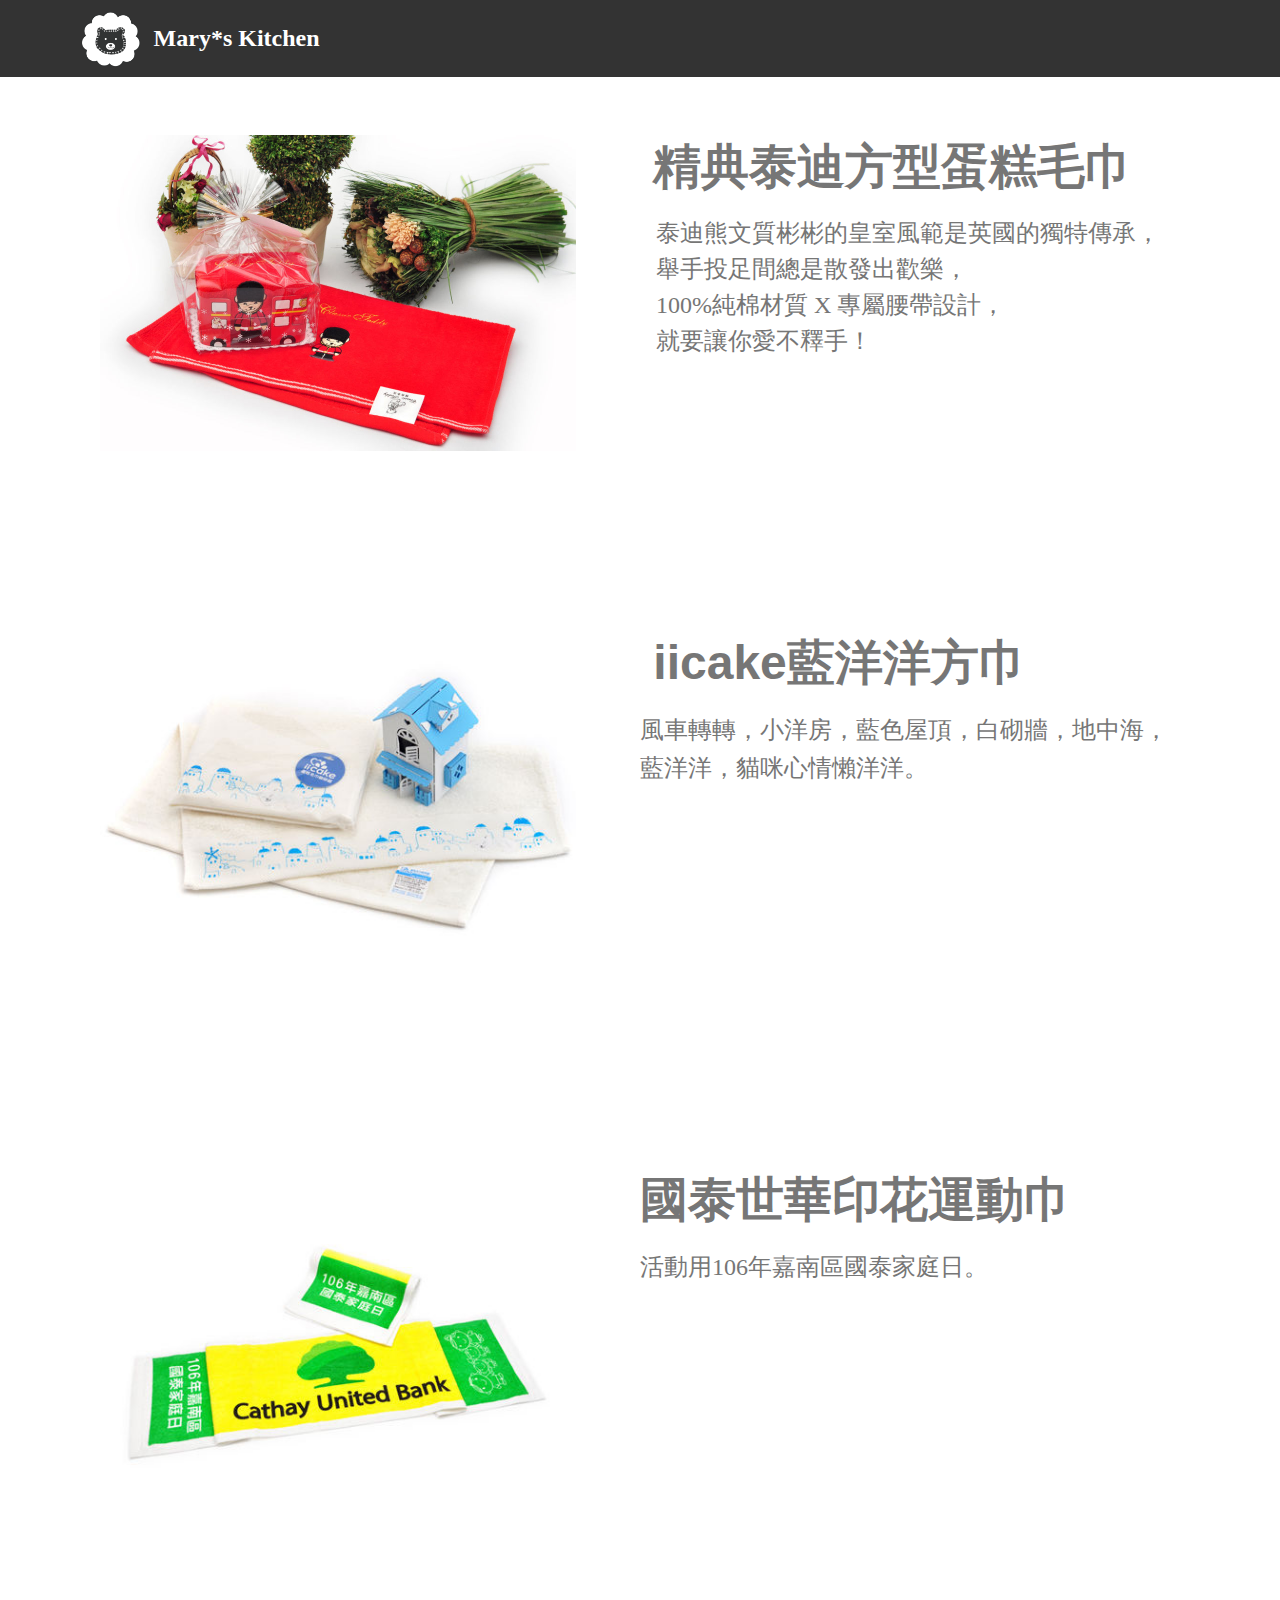
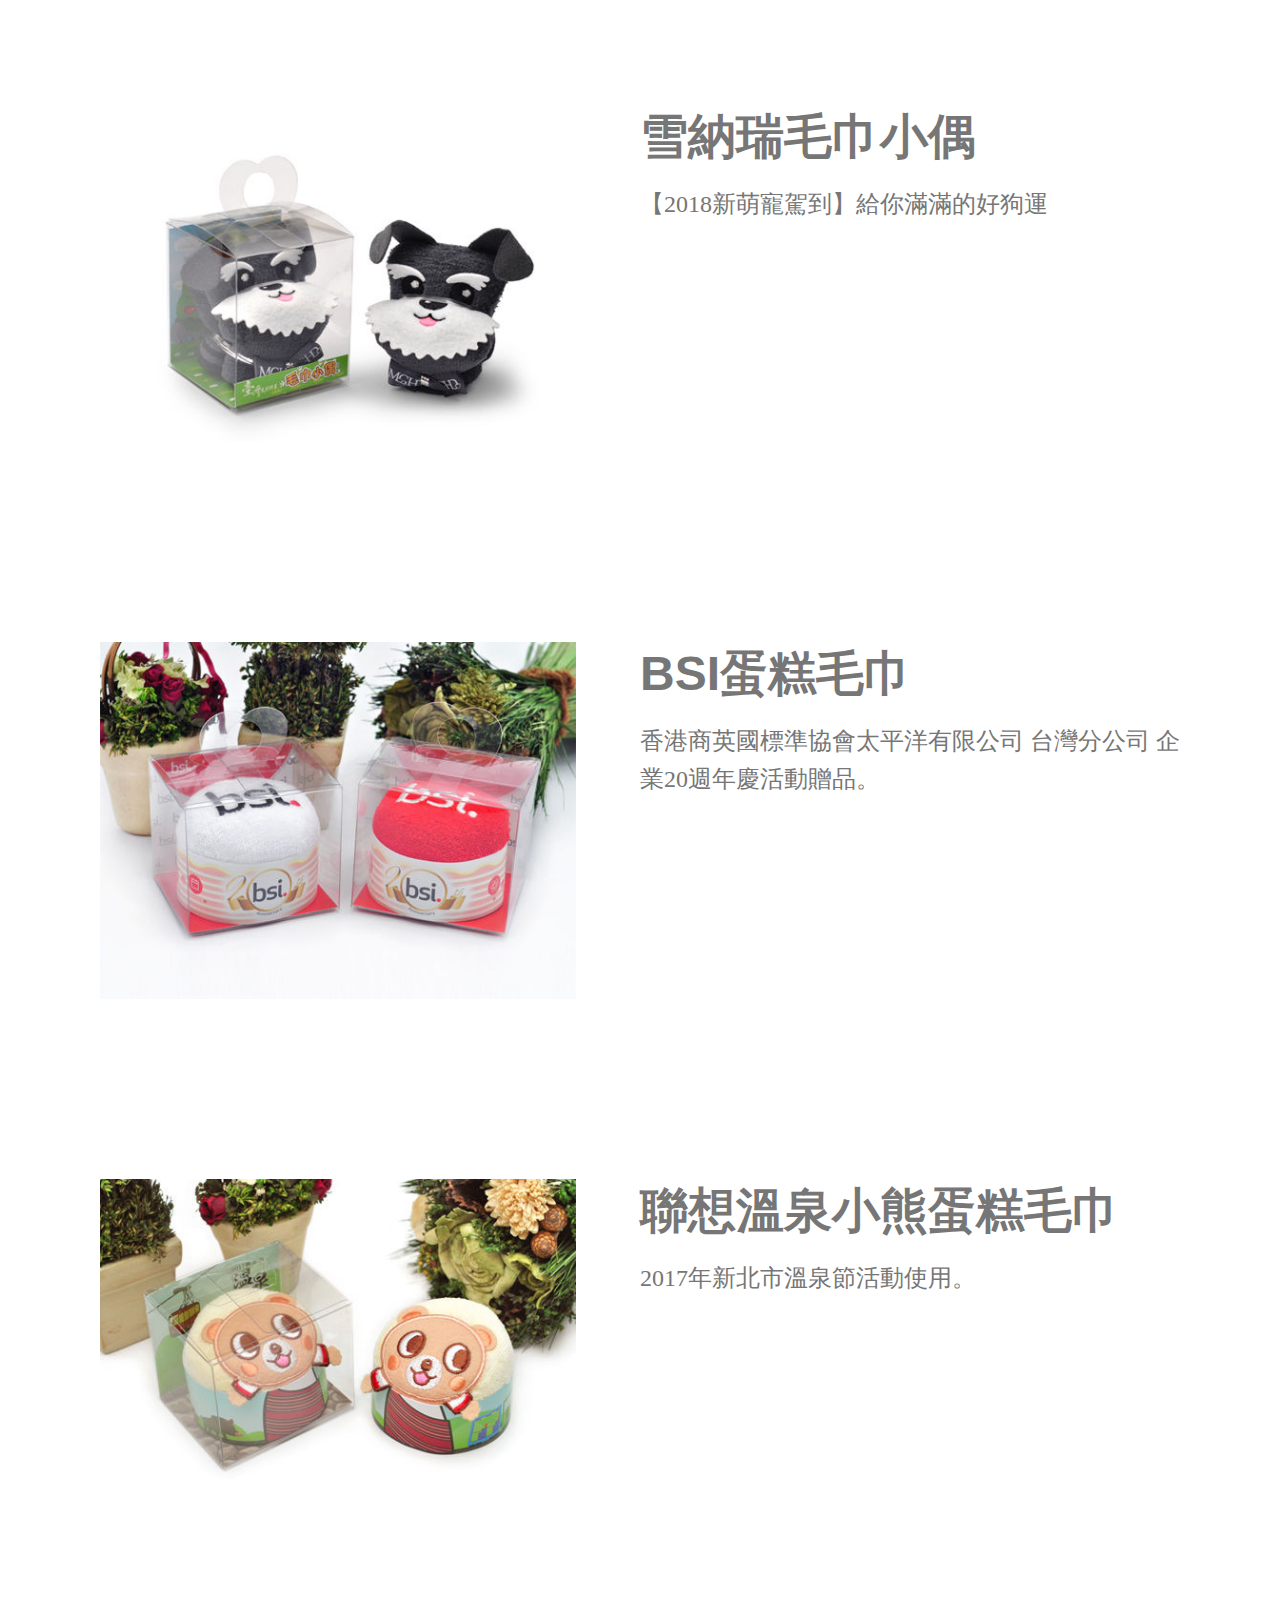
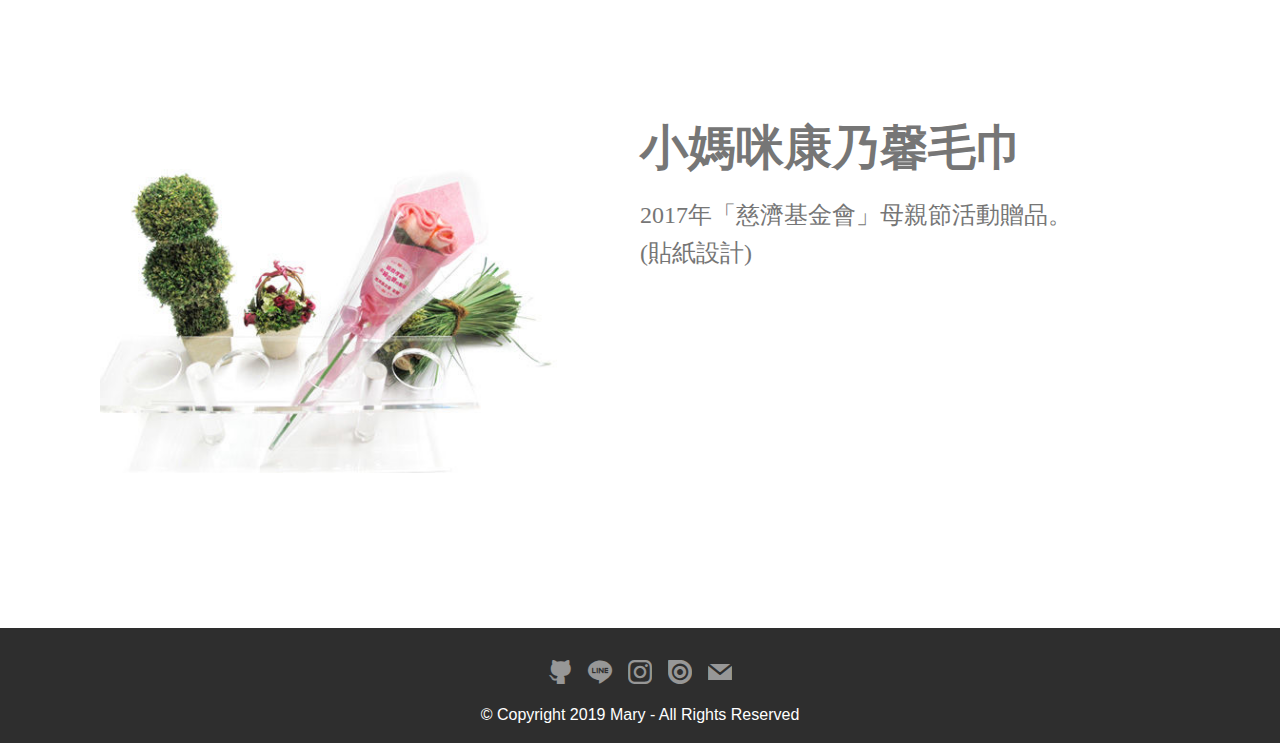
<file: product.html>
<!DOCTYPE html>
<html >
<head>
  <meta charset="UTF-8">
  <meta http-equiv="X-UA-Compatible" content="IE=edge">
  <meta name="generator" content="Mobirise v4.9.1, mobirise.com">
  <meta name="viewport" content="width=device-width, initial-scale=1, minimum-scale=1">
  <link rel="shortcut icon" href="assets/images/icon-4-122x122.png" type="image/x-icon">
  <meta name="description" content="">
  <title>product</title>
  <link rel="stylesheet" href="assets/web/assets/mobirise-icons/mobirise-icons.css">
  <link rel="stylesheet" href="assets/tether/tether.min.css">
  <link rel="stylesheet" href="assets/bootstrap/css/bootstrap.min.css">
  <link rel="stylesheet" href="assets/bootstrap/css/bootstrap-grid.min.css">
  <link rel="stylesheet" href="assets/bootstrap/css/bootstrap-reboot.min.css">
  <link rel="stylesheet" href="assets/dropdown/css/style.css">
  <link rel="stylesheet" href="assets/socicon/css/styles.css">
  <link rel="stylesheet" href="assets/theme/css/style.css">
  <link href="assets/fonts/style.css" rel="stylesheet">
  <link rel="stylesheet" href="assets/mobirise/css/mbr-additional.css" type="text/css">  
</head>

<body>
  <!-- 導覽列 -->  
  <section class="menu cid-qTkzRZLJNu" once="menu" id="menu1-k">
    <nav class="navbar navbar-expand beta-menu navbar-dropdown align-items-center navbar-fixed-top navbar-toggleable-sm">
        <button class="navbar-toggler navbar-toggler-right" type="button" data-toggle="collapse" data-target="#navbarSupportedContent" aria-controls="navbarSupportedContent" aria-expanded="false" aria-label="Toggle navigation">
            <div class="hamburger">
                <span></span>
                <span></span>
                <span></span>
                <span></span>
            </div>
        </button>
        <div class="menu-logo">
            <div class="navbar-brand">
                <span class="navbar-logo">
                    <a href="index.html">
                         <img src="assets/images/icon-4-122x122.png" alt="Mary*s Kitchen" title="瑪莉的廚房" style="height: 3.8rem;">
                    </a>
                </span>
                <span class="navbar-caption-wrap"><a class="navbar-caption text-white display-5" href="index.html">
                        Mary*s Kitchen</a></span>
            </div>
        </div>
        <div class="collapse navbar-collapse" id="navbarSupportedContent">           
        </div>
    </nav>
</section>

<!-- 產品包裝設計 -->
<section class="engine"><a href="https://mobirise.info/l">free website templates</a></section><section class="features11 cid-rgKoeCOOvj" id="features11-o">
    <div class="container">   
        <div class="col-md-12">
            <div class="media-container-row">
                <div class="mbr-figure m-auto" style="width: 50%;">
                    <img src="assets/images/ckc450fc4-952x632.jpg" alt="精典泰迪方型蛋糕毛巾" title="">
                </div>
                <div class=" align-left aside-content">
                    <h2 class="mbr-title pt-2 mbr-fonts-style display-2"><strong>&nbsp;精典泰迪方型蛋糕毛巾</strong></h2>
                    <div class="mbr-section-text">                        
                    </div>

                    <div class="block-content">
                        <div class="card p-3 pr-3">
                            <div class="media">                                    
                                <div class="media-body">                                    
                                </div>
                            </div>                

                            <div class="card-box">
                                <p class="block-text mbr-fonts-style display-5">
                                    泰迪熊文質彬彬的皇室風範是英國的獨特傳承，
                                    <br>舉手投足間總是散發出歡樂，
                                    <br>100%純棉材質 X 專屬腰帶設計，
                                    <br>就要讓你愛不釋手！</p>
                            </div>
                        </div>
                    </div>
                </div>
            </div>
        </div> 
    </div>          
</section>

<section class="features11 cid-rgNUXX3MW6" id="features11-v">
    <div class="container">   
        <div class="col-md-12">
            <div class="media-container-row">
                <div class="mbr-figure m-auto" style="width: 50%;">
                    <img src="assets/images/ict750lyy1-500x375.jpg" alt="iicake藍洋洋方巾" title="">
                </div>
                <div class=" align-left aside-content">
                    <h2 class="mbr-title pt-2 mbr-fonts-style display-2"><strong>&nbsp;iicake藍洋洋方巾</strong></h2>
                    <div class="mbr-section-text">
                        <p class="mbr-text mb-5 pt-3 mbr-light mbr-fonts-style display-5">
                        風車轉轉，小洋房，藍色屋頂，白砌牆，地中海，藍洋洋，貓咪心情懶洋洋。
                        </p>
                    </div>
                </div>
            </div>
        </div> 
    </div>          
</section>

<section class="features11 cid-rgNTCc2OKj" id="features11-u">
    <div class="container">   
        <div class="col-md-12">
            <div class="media-container-row">
                <div class="mbr-figure m-auto" style="width: 50%;">
                    <img src="assets/images/1700-500x375.jpg" alt="國泰世華印花運動巾" title="">
                </div>
                <div class=" align-left aside-content">
                    <h2 class="mbr-title pt-2 mbr-fonts-style display-2"><strong>
                        國泰世華印花運動巾
                    </strong></h2>
                    <div class="mbr-section-text">
                        <p class="mbr-text mb-5 pt-3 mbr-light mbr-fonts-style display-5">
                        活動用106年嘉南區國泰家庭日。
                        </p>
                    </div>                   
                </div>
            </div>
        </div> 
    </div>          
</section>

<section class="features11 cid-rgOP2ETXTc" id="features11-14">
    <div class="container">   
        <div class="col-md-12">
            <div class="media-container-row">
                <div class="mbr-figure m-auto" style="width: 50%;">
                    <img src="assets/images/td450rs3-500x375.jpg" alt="雪納瑞毛巾小偶" title="">
                </div>
                <div class=" align-left aside-content">
                        <h2 class="mbr-title pt-2 mbr-fonts-style display-2"><strong>
                                雪納瑞毛巾小偶
                            </strong></h2>
                    <div class="mbr-section-text">
                        <p class="mbr-text mb-5 pt-3 mbr-light mbr-fonts-style display-5">
                            【2018新萌寵駕到】給你滿滿的好狗運</p>
                    </div>                    
                </div>
            </div>
        </div> 
    </div>          
</section>

<section class="features11 cid-rgNRtQd3vY" id="features11-r">
    <div class="container">   
        <div class="col-md-12">
            <div class="media-container-row">
                <div class="mbr-figure m-auto" style="width: 50%;">
                    <img src="assets/images/ck450bsi2-500x375.jpg" alt="BSI蛋糕毛巾" title="">
                </div>
                <div class=" align-left aside-content">
                    <h2 class="mbr-title pt-2 mbr-fonts-style display-2"><strong>
                        BSI蛋糕毛巾
                    </strong></h2>
                    <div class="mbr-section-text">
                        <p class="mbr-text mb-5 pt-3 mbr-light mbr-fonts-style display-5">
                        香港商英國標準協會太平洋有限公司 台灣分公司 企業20週年慶活動贈品。
                        </p>
                    </div>                    
                </div>
            </div>
        </div> 
    </div>          
</section>

<section class="features11 cid-rgNStghZFa" id="features11-s">
    <div class="container">   
        <div class="col-md-12">
            <div class="media-container-row">
                <div class="mbr-figure m-auto" style="width: 50%;">
                    <img src="assets/images/ck450ls-500x375.jpg" alt="聯想溫泉小熊蛋糕毛巾" title="">
                </div>
                <div class=" align-left aside-content">
                    <h2 class="mbr-title pt-2 mbr-fonts-style display-2"><strong>
                        聯想溫泉小熊蛋糕毛巾
                    </strong></h2>
                    <div class="mbr-section-text">
                        <p class="mbr-text mb-5 pt-3 mbr-light mbr-fonts-style display-5">
                        2017年新北市溫泉節活動使用。
                        </p>
                    </div>                    
                </div>
            </div>
        </div> 
    </div>          
</section>

<section class="features11 cid-rgNT07kD3H" id="features11-t" style="margin-bottom: 20px">
    <div class="container">   
        <div class="col-md-12">
            <div class="media-container-row">
                <div class="mbr-figure m-auto" style="width: 50%;">
                    <img src="assets/images/cmt5706p-tfb1-500x375.jpg" alt="小媽咪康乃馨毛巾" title="">
                </div>
                <div class=" align-left aside-content">
                    <h2 class="mbr-title pt-2 mbr-fonts-style display-2"><strong>
                        小媽咪康乃馨毛巾</strong></h2>
                    <div class="mbr-section-text">
                        <p class="mbr-text mb-5 pt-3 mbr-light mbr-fonts-style display-5">
                        2017年「慈濟基金會」母親節活動贈品。
                        <br>(貼紙設計)</p>
                    </div>                    
                </div>
            </div>
        </div> 
    </div>          
</section>

<!-- 版權 -->
<section once="" class="cid-rgCN2AJJAt" id="footer7-h">
    <div class="container">
        <div class="media-container-row align-center mbr-white">            
            <div class="row social-row">
                <div class="social-list align-right pb-2">
                <div class="soc-item">
                        <a href="https://github.com/meteor0329" target="_blank">
                            <span class="mbr-iconfont mbr-iconfont-social socicon-github socicon"></span>
                        </a>
                    </div>
                    <div class="soc-item">
                        <a href="https://line.me/ti/p/U4YYxhgJx5" target="_blank">
                            <span class="mbr-iconfont mbr-iconfont-social socicon-line socicon"></span>
                        </a>
                    </div>
                    <div class="soc-item">
                        <a href="https://www.instagram.com/meteor32975/" target="_blank">
                            <span class="mbr-iconfont mbr-iconfont-social socicon-instagram socicon"></span>
                        </a>
                    </div>
                    <div class="soc-item">
                        <a href="https://issuu.com/meteor0329/docs/shu_chia_chen_portfolio_issuu" target="_blank">
                            <span class="mbr-iconfont mbr-iconfont-social socicon-issuu socicon"></span>
                        </a>
                    </div>                    
                    <div class="soc-item">
                        <a href="mailto:meteor32975@gmail.com">
                            <span class="mbr-iconfont mbr-iconfont-social socicon-mail socicon"></span>
                        </a>
                    </div>                    
                </div>
            </div>
            <div class="row row-copirayt">
                <p class="mbr-text mb-0 mbr-fonts-style mbr-white align-center display-7">
                    © Copyright 2019 Mary - All Rights Reserved
                </p>
            </div>
        </div>
    </div>
</section>

  <script src="assets/web/assets/jquery/jquery.min.js"></script>
  <script src="assets/popper/popper.min.js"></script>
  <script src="assets/tether/tether.min.js"></script>
  <script src="assets/bootstrap/js/bootstrap.min.js"></script>
  <script src="assets/smoothscroll/smooth-scroll.js"></script>
  <script src="assets/dropdown/js/script.min.js"></script>
  <script src="assets/touchswipe/jquery.touch-swipe.min.js"></script>
  <script src="assets/theme/js/script.js"></script>

</body>
</html>
</file>
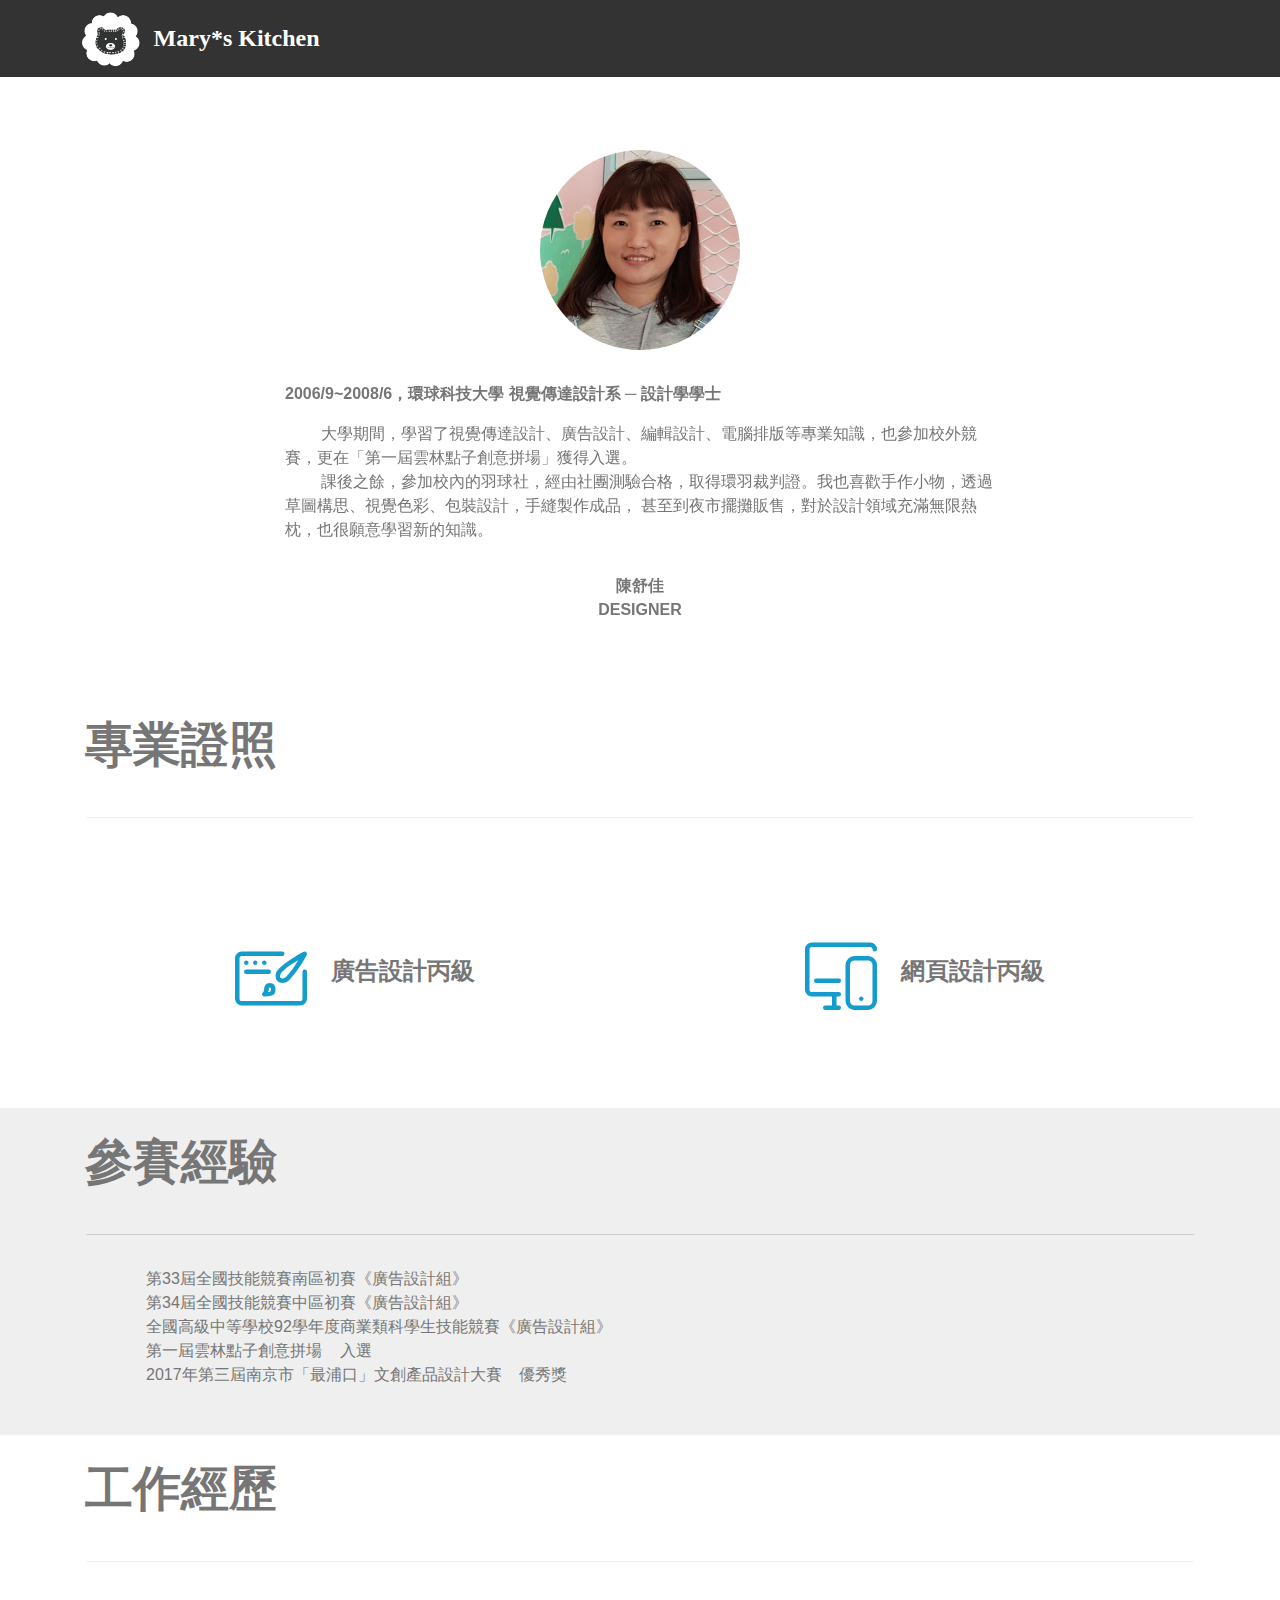
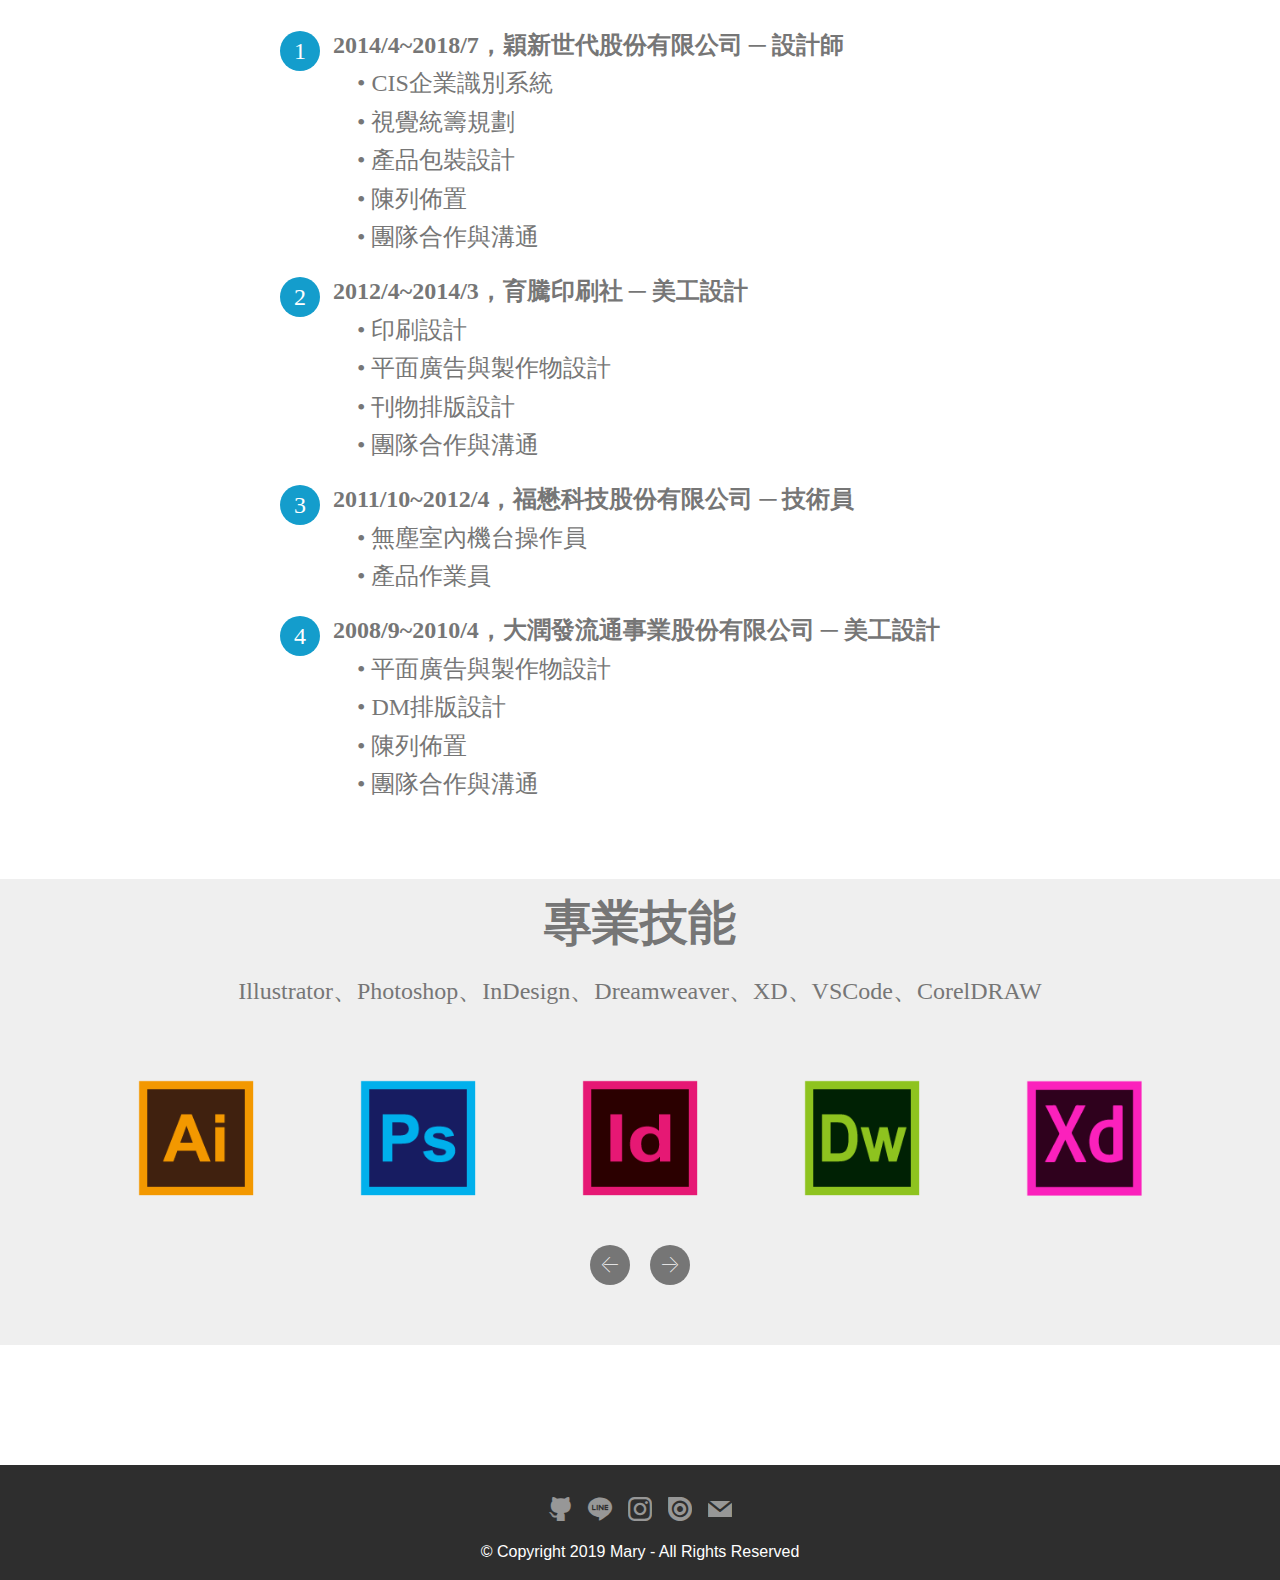
<file: resume.html>
<!DOCTYPE html>
<html >
<head>
  <meta charset="UTF-8">
  <meta http-equiv="X-UA-Compatible" content="IE=edge">
  <meta name="generator" content="Mobirise v4.9.1, mobirise.com">
  <meta name="viewport" content="width=device-width, initial-scale=1, minimum-scale=1">
  <link rel="shortcut icon" href="assets/images/icon-4-122x122.png" type="image/x-icon">
  <meta name="description" content="Site Maker Description">
  <title>resume</title>
  <link rel="stylesheet" href="assets/web/assets/mobirise-icons-bold/mobirise-icons-bold.css">
  <link rel="stylesheet" href="assets/web/assets/mobirise-icons/mobirise-icons.css">
  <link rel="stylesheet" href="assets/tether/tether.min.css">
  <link rel="stylesheet" href="assets/bootstrap/css/bootstrap.min.css">
  <link rel="stylesheet" href="assets/bootstrap/css/bootstrap-grid.min.css">
  <link rel="stylesheet" href="assets/bootstrap/css/bootstrap-reboot.min.css">
  <link rel="stylesheet" href="assets/dropdown/css/style.css">
  <link rel="stylesheet" href="assets/socicon/css/styles.css">
  <link rel="stylesheet" href="assets/theme/css/style.css">
  <link href="assets/fonts/style.css" rel="stylesheet">
  <link rel="stylesheet" href="assets/mobirise/css/mbr-additional.css" type="text/css"> 
</head>

<body>
  <!-- 導覽列 -->
  <section class="menu cid-qTkzRZLJNu" once="menu" id="menu1-22">
    <nav class="navbar navbar-expand beta-menu navbar-dropdown align-items-center navbar-fixed-top navbar-toggleable-sm">
        <button class="navbar-toggler navbar-toggler-right" type="button" data-toggle="collapse" data-target="#navbarSupportedContent" aria-controls="navbarSupportedContent" aria-expanded="false" aria-label="Toggle navigation">
            <div class="hamburger">
                <span></span>
                <span></span>
                <span></span>
                <span></span>
            </div>
        </button>
        <div class="menu-logo">
            <div class="navbar-brand">
                <span class="navbar-logo">
                    <a href="index.html">
                         <img src="assets/images/icon-4-122x122.png" alt="Mary*s Kitchen" title="瑪莉的廚房" style="height: 3.8rem;">
                    </a>
                </span>
                <span class="navbar-caption-wrap"><a class="navbar-caption text-white display-5" href="index.html">
                        Mary*s Kitchen</a></span>
            </div>
        </div>
        <div class="collapse navbar-collapse" id="navbarSupportedContent">           
        </div>
    </nav>
</section>

<!-- 學歷 -->
<section class="engine"><a href="https://mobirise.info/f">simple site creator</a></section><section class="carousel slide testimonials-slider cid-rh5kmn5udQ" id="testimonials-slider1-24">
    <div class="container text-center">
        <div class="carousel slide" data-ride="carousel" role="listbox">
            <div class="carousel-inner">                
            <div class="carousel-item">
                    <div class="user col-md-8"  style="padding-top:30px">
                        <div class="user_image">
                            <img src="assets/images/20180127-154144-400x399.jpg" alt="" title="">
                        </div>
                        <div class="user_text pb-3">
                            <p class="mbr-fonts-style display-7">
                                <p class="font-weight-bold">2006/9~2008/6，環球科技大學 視覺傳達設計系 ─ 設計學學士</p>
                                &nbsp; &nbsp; &nbsp; &nbsp; 大學期間，學習了視覺傳達設計、廣告設計、編輯設計、電腦排版等專業知識，也參加校外競賽，更在「第一屆雲林點子創意拼場」獲得入選。 
                                <br>&nbsp; &nbsp; &nbsp; &nbsp; 課後之餘，參加校內的羽球社，經由社團測驗合格，取得環羽裁判證。我也喜歡手作小物，透過草圖構思、視覺色彩、包裝設計，手縫製作成品，
                                甚至到夜市擺攤販售，對於設計領域充滿無限熱枕，也很願意學習新的知識。</p>
                        </div>
                        <div class="user_name mbr-bold pb-2 mbr-fonts-style display-7">
                            <p>陳舒佳
                                <br>DESIGNER 
                            </p>
                        </div>
                    </div>
                </div>
            </div>
            </div>
        </div>
    </div>
</section>

<!-- 專業證照 -->
<section class="services5 cid-rh6wrFrUfV" id="services5-2r">
    <div class="container">
        <div class="row">
            <div class="title pb-5 col-12">
                <h2 class="align-left mbr-fonts-style m-0 display-2">
                    <strong>專業證照</strong>
                </h2>               
            </div>
            <div class="card px-3 col-12">
                <div class="card-wrapper media-container-row media-container-row">
                    <div class="card-box">                        
                        <div class="bottom-line">                            
                        </div>
                    </div>
                </div>
            </div>  
        </div>
    </div>
</section>

<section class="features7 cid-rh6pVFCVjA" id="features7-2o">    
    <div class="container">
        <div class="row justify-content-center" style="padding-bottom: 30px">
            <div class="card p-3 col-12 col-md-6">
                <div class="media">
                    <div class="card-img pr-2">
                        <span class="mbr-iconfont mbrib-website-theme" style="color: rgb(20, 157, 204); fill: rgb(20, 157, 204);"></span>
                    </div>
                    <div class="card-box media-body">
                        <h4 class="card-title py-3 mbr-fonts-style display-5"><strong>
                            廣告設計丙級</strong></h4>                        
                    </div>
                </div>
            </div>

            <div class="card p-3 col-12 col-md-6">
                <div class="media"> 
                    <div class="card-img pr-2">
                        <span class="mbr-iconfont mbrib-responsive" style="color: rgb(20, 157, 204); fill: rgb(20, 157, 204);"></span>
                    </div>
                    <div class="card-box media-body">
                        <h4 class="card-title py-3 mbr-fonts-style display-5"><strong>
                            網頁設計丙級</strong></h4>                        
                    </div>
                </div>
            </div>            
        </div>
    </div>
</section>

<!-- 參賽經驗 -->
<section class="services5 cid-rh64y94vDD" id="services5-2c">
    <div class="container">
        <div class="row">
            <div class="title pb-5 col-12">
                <h2 class="align-left mbr-fonts-style m-0 display-2"><strong>參賽經驗</strong></h2>                
            </div>
            <div class="card px-3 col-12">
                <div class="card-wrapper media-container-row media-container-row">
                    <div class="card-box">                        
                        <div class="bottom-line" style="padding-left: 60px">
                            <p class="mbr-text mbr-fonts-style m-0 b-descr display-7"></p>
                            <p>第33屆全國技能競賽南區初賽《廣告設計組》
                            <br>第34屆全國技能競賽中區初賽《廣告設計組》 
                            <br>全國高級中等學校92學年度商業類科學生技能競賽《廣告設計組》
                            <br>第一屆雲林點子創意拼場 &nbsp; &nbsp;入選 
                            <br>2017年第三屆南京市「最浦口」文創產品設計大賽 &nbsp; &nbsp;優秀獎&nbsp;</p>
                        </div>
                    </div>
                </div>
            </div>   
        </div>
    </div>
</section>

<!-- 工作經歷 -->
<section class="services5 cid-rh6w7eXdd7" id="services5-2q">
    <div class="container">
        <div class="row">
            <div class="title pb-5 col-12">
                <h2 class="align-left mbr-fonts-style m-0 display-2"><strong>
                    工作經歷
                </strong></h2>               
            </div>
            <div class="card px-3 col-12">
                <div class="card-wrapper media-container-row media-container-row">
                    <div class="card-box">                        
                        <div class="bottom-line">                            
                        </div>
                    </div>
                </div>
            </div>   
        </div>
    </div>
</section>

<section class="mbr-section article content11 cid-rh5q6ojTdd" id="content11-27">
    <div class="container">
        <div class="media-container-row">
            <div class="mbr-text counter-container col-12 col-md-8 mbr-fonts-style display-5">
                <ol>
                    <li><strong>2014/4~2018/7，穎新世代股份有限公司 ─ 設計師<br></strong>&nbsp; &nbsp; • CIS企業識別系統<br>&nbsp; &nbsp; • 視覺統籌規劃<br>&nbsp; &nbsp; • 產品包裝設計<br>&nbsp; &nbsp; • 陳列佈置<br>&nbsp; &nbsp; • 團隊合作與溝通<br></li>
                    <li><strong>2012/4~2014/3，育騰印刷社 ─ 美工設計</strong> <br>&nbsp; &nbsp; • 印刷設計<br>&nbsp; &nbsp; • 平面廣告與製作物設計<br>&nbsp; &nbsp; • 刊物排版設計<br>&nbsp; &nbsp; • 團隊合作與溝通</li>
                    <li><strong>2011/10~2012/4，福懋科技股份有限公司 ─ 技術員<br></strong>&nbsp; &nbsp; • 無塵室內機台操作員<br>&nbsp; &nbsp; • 產品作業員</li><li><strong>2008/9~2010/4，大潤發流通事業股份有限公司 ─ 美工設計</strong><br>&nbsp; &nbsp; • 平面廣告與製作物設計<br>&nbsp; &nbsp; • DM排版設計<br>&nbsp; &nbsp; • 陳列佈置<br>&nbsp; &nbsp; • 團隊合作與溝通</li>
                </ol>
            </div>
        </div>
    </div>
</section>

<!-- 專業技能 -->
<section class="clients cid-rh6ddA1gN0" id="clients-2i" style="margin-bottom:120px">   
        <div class="container mb-5">
            <div class="media-container-row">
                <div class="col-12 align-center">
                    <h2 class="mbr-section-title pb-3 mbr-fonts-style display-2"><strong>
                        專業技能</strong></h2>
                    <h3 class="mbr-section-subtitle mbr-light mbr-fonts-style display-5">
                        Illustrator、Photoshop、InDesign、Dreamweaver、XD、VSCode、CorelDRAW</h3>
                </div>
            </div>
        </div>

    <div class="container">
        <div class="carousel slide" data-ride="carousel" role="listbox">
            <div class="carousel-inner" data-visible="5">               
            <div class="carousel-item ">
                    <div class="media-container-row">
                        <div class="col-md-12">
                            <div class="wrap-img ">
                                <img src="assets/images/ai-1-177x177.png" class="img-responsive clients-img" alt="" title="">
                            </div>
                        </div>
                    </div>
                </div>
                <div class="carousel-item ">
                    <div class="media-container-row">
                        <div class="col-md-12">
                            <div class="wrap-img ">
                                <img src="assets/images/ps-1-177x177.png" class="img-responsive clients-img" alt="" title="">
                            </div>
                        </div>
                    </div>
                </div>
                <div class="carousel-item ">
                    <div class="media-container-row">
                        <div class="col-md-12">
                            <div class="wrap-img ">
                                <img src="assets/images/id-1-177x177.png" class="img-responsive clients-img" alt="" title="">
                            </div>
                        </div>
                    </div>
                </div>
                <div class="carousel-item ">
                    <div class="media-container-row">
                        <div class="col-md-12">
                            <div class="wrap-img ">
                                <img src="assets/images/dw-1-177x177.png" class="img-responsive clients-img" alt="" title="">
                            </div>
                        </div>
                    </div>
                </div>
                <div class="carousel-item ">
                    <div class="media-container-row">
                        <div class="col-md-12">
                            <div class="wrap-img ">
                                <img src="assets/images/xd-1-177x177.png" class="img-responsive clients-img" alt="" title="">
                            </div>
                        </div>
                    </div>
                </div>              
                <div class="carousel-item ">
                    <div class="media-container-row">
                        <div class="col-md-12">
                            <div class="wrap-img ">
                                <img src="assets/images/vs-1-177x177.png" class="img-responsive clients-img" alt="" title="">
                            </div>
                        </div>
                    </div>
                </div>                
                <div class="carousel-item ">
                    <div class="media-container-row">
                        <div class="col-md-12">
                            <div class="wrap-img ">
                                <img src="assets/images/cd-1-177x177.png" class="img-responsive clients-img" alt="" title="">
                            </div>
                        </div>
                    </div>
                </div>
            </div>
            <div class="carousel-controls">
                <a data-app-prevent-settings="" class="carousel-control carousel-control-prev" role="button" data-slide="prev">
                    <span aria-hidden="true" class="mbri-left mbr-iconfont"></span>
                    <span class="sr-only">Previous</span>
                </a>
                <a data-app-prevent-settings="" class="carousel-control carousel-control-next" role="button" data-slide="next">
                    <span aria-hidden="true" class="mbri-right mbr-iconfont"></span>
                    <span class="sr-only">Next</span>
                </a>
            </div>
        </div>
    </div>
</section>

<!-- 版權 -->
<section once="" class="cid-rgCN2AJJAt" id="footer7-h">
    <div class="container">
        <div class="media-container-row align-center mbr-white">            
            <div class="row social-row">
                <div class="social-list align-right pb-2">
                <div class="soc-item">
                        <a href="https://github.com/meteor0329" target="_blank">
                            <span class="mbr-iconfont mbr-iconfont-social socicon-github socicon"></span>
                        </a>
                    </div>
                    <div class="soc-item">
                        <a href="https://line.me/ti/p/U4YYxhgJx5" target="_blank">
                            <span class="mbr-iconfont mbr-iconfont-social socicon-line socicon"></span>
                        </a>
                    </div>
                    <div class="soc-item">
                        <a href="https://www.instagram.com/meteor32975/" target="_blank">
                            <span class="mbr-iconfont mbr-iconfont-social socicon-instagram socicon"></span>
                        </a>
                    </div>
                    <div class="soc-item">
                        <a href="https://issuu.com/meteor0329/docs/shu_chia_chen_portfolio_issuu" target="_blank">
                            <span class="mbr-iconfont mbr-iconfont-social socicon-issuu socicon"></span>
                        </a>
                    </div>                    
                    <div class="soc-item">
                        <a href="mailto:meteor32975@gmail.com">
                            <span class="mbr-iconfont mbr-iconfont-social socicon-mail socicon"></span>
                        </a>
                    </div>                    
                </div>
            </div>
            <div class="row row-copirayt">
                <p class="mbr-text mb-0 mbr-fonts-style mbr-white align-center display-7">
                    © Copyright 2019 Mary - All Rights Reserved
                </p>
            </div>
        </div>
    </div>
</section>

  <script src="assets/web/assets/jquery/jquery.min.js"></script>
  <script src="assets/popper/popper.min.js"></script>
  <script src="assets/tether/tether.min.js"></script>
  <script src="assets/bootstrap/js/bootstrap.min.js"></script>
  <script src="assets/dropdown/js/script.min.js"></script>
  <script src="assets/bootstrapcarouselswipe/bootstrap-carousel-swipe.js"></script>
  <script src="assets/mbr-testimonials-slider/mbr-testimonials-slider.js"></script>
  <script src="assets/mbr-clients-slider/mbr-clients-slider.js"></script>
  <script src="assets/smoothscroll/smooth-scroll.js"></script>
  <script src="assets/touchswipe/jquery.touch-swipe.min.js"></script>
  <script src="assets/theme/js/script.js"></script> 
   
</body>
</html>
</file>
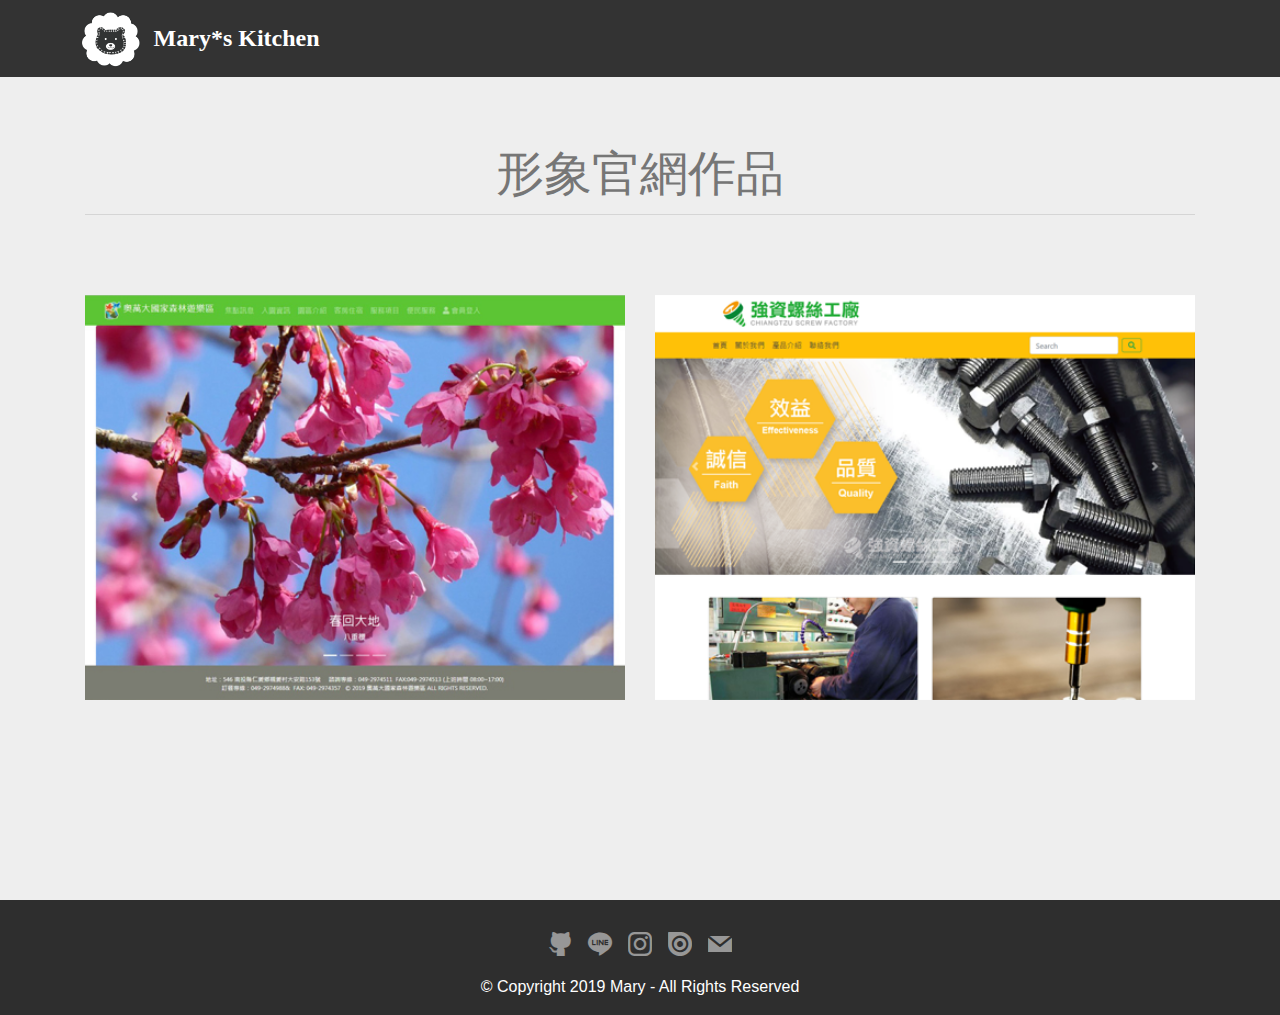
<file: web.html>
<!DOCTYPE html>
<html >
<head>
  <meta charset="UTF-8">
  <meta http-equiv="X-UA-Compatible" content="IE=edge">
  <meta name="generator" content="Mobirise v4.9.1, mobirise.com">
  <meta name="viewport" content="width=device-width, initial-scale=1, minimum-scale=1">
  <link rel="shortcut icon" href="assets/images/icon-4-122x122.png" type="image/x-icon">
  <meta name="description" content="">
  <title>web</title>
  <link rel="stylesheet" href="assets/web/assets/mobirise-icons/mobirise-icons.css">
  <link rel="stylesheet" href="assets/tether/tether.min.css">
  <link rel="stylesheet" href="assets/bootstrap/css/bootstrap.min.css">
  <link rel="stylesheet" href="assets/bootstrap/css/bootstrap-grid.min.css">
  <link rel="stylesheet" href="assets/bootstrap/css/bootstrap-reboot.min.css">
  <link rel="stylesheet" href="assets/dropdown/css/style.css">
  <link rel="stylesheet" href="assets/socicon/css/styles.css">
  <link rel="stylesheet" href="assets/theme/css/style.css">
  <link rel="stylesheet" href="assets/theme/css/imagehover.css">
  <link href="assets/fonts/style.css" rel="stylesheet">
  <link rel="stylesheet" href="assets/mobirise/css/mbr-additional.css" type="text/css">
  <link rel="stylesheet" href="assets/fontawesome/css/fontawesome-all.min.css">
</head>

<body>
  <!-- 導覽列 -->  
  <section class="menu cid-qTkzRZLJNu" once="menu" id="menu1-k">
    <nav class="navbar navbar-expand beta-menu navbar-dropdown align-items-center navbar-fixed-top navbar-toggleable-sm">
        <button class="navbar-toggler navbar-toggler-right" type="button" data-toggle="collapse" data-target="#navbarSupportedContent" aria-controls="navbarSupportedContent" aria-expanded="false" aria-label="Toggle navigation">
            <div class="hamburger">
                <span></span>
                <span></span>
                <span></span>
                <span></span>
            </div>
        </button>
        <div class="menu-logo">
            <div class="navbar-brand">
                <span class="navbar-logo">
                    <a href="index.html">
                         <img src="assets/images/icon-4-122x122.png" alt="Mary*s Kitchen" title="瑪莉的廚房" style="height: 3.8rem;">
                    </a>
                </span>
                <span class="navbar-caption-wrap"><a class="navbar-caption text-white display-5" href="index.html">
                        Mary*s Kitchen</a></span>
            </div>
        </div>
        <div class="collapse navbar-collapse" id="navbarSupportedContent">           
        </div>
    </nav>
</section>

<!-- 網頁設計範例 -->

<section style="padding:50px 0px 100px 0px;">
    <div class="container" style="margin-top:100px">
        <p class="display-2 text-center">形象官網作品</p>
        <hr  style="margin-bottom:80px;">
        <div class="row">
            <div class="col-md-6"  style="margin-bottom:100px;">
                <figure class="snip1321">
                    <img src="assets/images/Aowanda.jpg" alt="Aowanda"/>
                    <figcaption>
                        <h1>奧萬大森林遊樂園區</h1>
                        <span class="fa-stack fa-2x">
                            <i class="fas fa-circle fa-stack-2x"></i>
                            <i class="fas fa-link fa-stack-1x fa-inverse"></i>
                         </span>
                        </figcaption>
                        <a href="http://220.128.133.15/s1070313/" target="_blank"></a>
                 </figure>
            </div>
            <div class="col-md-6" style="margin-bottom:100px;">
                <figure class="snip1321">
                    <img src="assets/images/chiangtzu.png" alt="chiangtzu"/>
                    <figcaption>
                        <h1>強資螺絲工廠</h1>
                        <span class="fa-stack fa-2x">
                            <i class="fas fa-circle fa-stack-2x"></i>
                            <i class="fas fa-link fa-stack-1x fa-inverse"></i>
                         </span>
                        </figcaption>
                        <a href="https://meteor0329.github.io/chiangtzu/" target="_blank"></a>
                 </figure>
            </div>            
        </div>        
    </div>
</section>

<!-- 版權 -->
<section once="" class="cid-rgCN2AJJAt" id="footer7-h">
    <div class="container">
        <div class="media-container-row align-center mbr-white">            
            <div class="row social-row">
                <div class="social-list align-right pb-2">
                <div class="soc-item">
                        <a href="https://github.com/meteor0329" target="_blank">
                            <span class="mbr-iconfont mbr-iconfont-social socicon-github socicon"></span>
                        </a>
                    </div>
                    <div class="soc-item">
                        <a href="https://line.me/ti/p/U4YYxhgJx5" target="_blank">
                            <span class="mbr-iconfont mbr-iconfont-social socicon-line socicon"></span>
                        </a>
                    </div>
                    <div class="soc-item">
                        <a href="https://www.instagram.com/meteor32975/" target="_blank">
                            <span class="mbr-iconfont mbr-iconfont-social socicon-instagram socicon"></span>
                        </a>
                    </div>
                    <div class="soc-item">
                        <a href="https://issuu.com/meteor0329/docs/shu_chia_chen_portfolio_issuu" target="_blank">
                            <span class="mbr-iconfont mbr-iconfont-social socicon-issuu socicon"></span>
                        </a>
                    </div>                    
                    <div class="soc-item">
                        <a href="mailto:meteor32975@gmail.com">
                            <span class="mbr-iconfont mbr-iconfont-social socicon-mail socicon"></span>
                        </a>
                    </div>                    
                </div>
            </div>
            <div class="row row-copirayt">
                <p class="mbr-text mb-0 mbr-fonts-style mbr-white align-center display-7">
                    © Copyright 2019 Mary - All Rights Reserved
                </p>
            </div>
        </div>
    </div>
</section>

  <script src="assets/web/assets/jquery/jquery.min.js"></script>
  <script src="assets/popper/popper.min.js"></script>
  <script src="assets/tether/tether.min.js"></script>
  <script src="assets/bootstrap/js/bootstrap.min.js"></script>
  <script src="assets/smoothscroll/smooth-scroll.js"></script>
  <script src="assets/dropdown/js/script.min.js"></script>
  <script src="assets/touchswipe/jquery.touch-swipe.min.js"></script>
  <script src="assets/theme/js/script.js"></script>
  
<script>
$(".hover").mouseleave(
  function () {
    $(this).removeClass("hover");
  }
);
</script>
</body>
</html>
</file>
<file: assets/web/assets/mobirise-icons/mobirise-icons.css>
@font-face {
  font-family: 'MobiriseIcons';
  src:  url('mobirise-icons.eot?spat4u');
  src:  url('mobirise-icons.eot?spat4u#iefix') format('embedded-opentype'),
    url('mobirise-icons.ttf?spat4u') format('truetype'),
    url('mobirise-icons.woff?spat4u') format('woff'),
    url('mobirise-icons.svg?spat4u#MobiriseIcons') format('svg');
  font-weight: normal;
  font-style: normal;
}

[class^="mbri-"], [class*=" mbri-"] {
  /* use !important to prevent issues with browser extensions that change fonts */
  font-family: MobiriseIcons !important;
  speak: none;
  font-style: normal;
  font-weight: normal;
  font-variant: normal;
  text-transform: none;
  line-height: 1;

  /* Better Font Rendering =========== */
  -webkit-font-smoothing: antialiased;
  -moz-osx-font-smoothing: grayscale;
}

.mbri-add-submenu:before {
  content: "\e900";
}
.mbri-alert:before {
  content: "\e901";
}
.mbri-align-center:before {
  content: "\e902";
}
.mbri-align-justify:before {
  content: "\e903";
}
.mbri-align-left:before {
  content: "\e904";
}
.mbri-align-right:before {
  content: "\e905";
}
.mbri-android:before {
  content: "\e906";
}
.mbri-apple:before {
  content: "\e907";
}
.mbri-arrow-down:before {
  content: "\e908";
}
.mbri-arrow-next:before {
  content: "\e909";
}
.mbri-arrow-prev:before {
  content: "\e90a";
}
.mbri-arrow-up:before {
  content: "\e90b";
}
.mbri-bold:before {
  content: "\e90c";
}
.mbri-bookmark:before {
  content: "\e90d";
}
.mbri-bootstrap:before {
  content: "\e90e";
}
.mbri-briefcase:before {
  content: "\e90f";
}
.mbri-browse:before {
  content: "\e910";
}
.mbri-bulleted-list:before {
  content: "\e911";
}
.mbri-calendar:before {
  content: "\e912";
}
.mbri-camera:before {
  content: "\e913";
}
.mbri-cart-add:before {
  content: "\e914";
}
.mbri-cart-full:before {
  content: "\e915";
}
.mbri-cash:before {
  content: "\e916";
}
.mbri-change-style:before {
  content: "\e917";
}
.mbri-chat:before {
  content: "\e918";
}
.mbri-clock:before {
  content: "\e919";
}
.mbri-close:before {
  content: "\e91a";
}
.mbri-cloud:before {
  content: "\e91b";
}
.mbri-code:before {
  content: "\e91c";
}
.mbri-contact-form:before {
  content: "\e91d";
}
.mbri-credit-card:before {
  content: "\e91e";
}
.mbri-cursor-click:before {
  content: "\e91f";
}
.mbri-cust-feedback:before {
  content: "\e920";
}
.mbri-database:before {
  content: "\e921";
}
.mbri-delivery:before {
  content: "\e922";
}
.mbri-desktop:before {
  content: "\e923";
}
.mbri-devices:before {
  content: "\e924";
}
.mbri-down:before {
  content: "\e925";
}
.mbri-download:before {
  content: "\e989";
}
.mbri-drag-n-drop:before {
  content: "\e927";
}
.mbri-drag-n-drop2:before {
  content: "\e928";
}
.mbri-edit:before {
  content: "\e929";
}
.mbri-edit2:before {
  content: "\e92a";
}
.mbri-error:before {
  content: "\e92b";
}
.mbri-extension:before {
  content: "\e92c";
}
.mbri-features:before {
  content: "\e92d";
}
.mbri-file:before {
  content: "\e92e";
}
.mbri-flag:before {
  content: "\e92f";
}
.mbri-folder:before {
  content: "\e930";
}
.mbri-gift:before {
  content: "\e931";
}
.mbri-github:before {
  content: "\e932";
}
.mbri-globe:before {
  content: "\e933";
}
.mbri-globe-2:before {
  content: "\e934";
}
.mbri-growing-chart:before {
  content: "\e935";
}
.mbri-hearth:before {
  content: "\e936";
}
.mbri-help:before {
  content: "\e937";
}
.mbri-home:before {
  content: "\e938";
}
.mbri-hot-cup:before {
  content: "\e939";
}
.mbri-idea:before {
  content: "\e93a";
}
.mbri-image-gallery:before {
  content: "\e93b";
}
.mbri-image-slider:before {
  content: "\e93c";
}
.mbri-info:before {
  content: "\e93d";
}
.mbri-italic:before {
  content: "\e93e";
}
.mbri-key:before {
  content: "\e93f";
}
.mbri-laptop:before {
  content: "\e940";
}
.mbri-layers:before {
  content: "\e941";
}
.mbri-left-right:before {
  content: "\e942";
}
.mbri-left:before {
  content: "\e943";
}
.mbri-letter:before {
  content: "\e944";
}
.mbri-like:before {
  content: "\e945";
}
.mbri-link:before {
  content: "\e946";
}
.mbri-lock:before {
  content: "\e947";
}
.mbri-login:before {
  content: "\e948";
}
.mbri-logout:before {
  content: "\e949";
}
.mbri-magic-stick:before {
  content: "\e94a";
}
.mbri-map-pin:before {
  content: "\e94b";
}
.mbri-menu:before {
  content: "\e94c";
}
.mbri-mobile:before {
  content: "\e94d";
}
.mbri-mobile2:before {
  content: "\e94e";
}
.mbri-mobirise:before {
  content: "\e94f";
}
.mbri-more-horizontal:before {
  content: "\e950";
}
.mbri-more-vertical:before {
  content: "\e951";
}
.mbri-music:before {
  content: "\e952";
}
.mbri-new-file:before {
  content: "\e953";
}
.mbri-numbered-list:before {
  content: "\e954";
}
.mbri-opened-folder:before {
  content: "\e955";
}
.mbri-pages:before {
  content: "\e956";
}
.mbri-paper-plane:before {
  content: "\e957";
}
.mbri-paperclip:before {
  content: "\e958";
}
.mbri-photo:before {
  content: "\e959";
}
.mbri-photos:before {
  content: "\e95a";
}
.mbri-pin:before {
  content: "\e95b";
}
.mbri-play:before {
  content: "\e95c";
}
.mbri-plus:before {
  content: "\e95d";
}
.mbri-preview:before {
  content: "\e95e";
}
.mbri-print:before {
  content: "\e95f";
}
.mbri-protect:before {
  content: "\e960";
}
.mbri-question:before {
  content: "\e961";
}
.mbri-quote-left:before {
  content: "\e962";
}
.mbri-quote-right:before {
  content: "\e963";
}
.mbri-refresh:before {
  content: "\e964";
}
.mbri-responsive:before {
  content: "\e965";
}
.mbri-right:before {
  content: "\e966";
}
.mbri-rocket:before {
  content: "\e967";
}
.mbri-sad-face:before {
  content: "\e968";
}
.mbri-sale:before {
  content: "\e969";
}
.mbri-save:before {
  content: "\e96a";
}
.mbri-search:before {
  content: "\e96b";
}
.mbri-setting:before {
  content: "\e96c";
}
.mbri-setting2:before {
  content: "\e96d";
}
.mbri-setting3:before {
  content: "\e96e";
}
.mbri-share:before {
  content: "\e96f";
}
.mbri-shopping-bag:before {
  content: "\e970";
}
.mbri-shopping-basket:before {
  content: "\e971";
}
.mbri-shopping-cart:before {
  content: "\e972";
}
.mbri-sites:before {
  content: "\e973";
}
.mbri-smile-face:before {
  content: "\e974";
}
.mbri-speed:before {
  content: "\e975";
}
.mbri-star:before {
  content: "\e976";
}
.mbri-success:before {
  content: "\e977";
}
.mbri-sun:before {
  content: "\e978";
}
.mbri-sun2:before {
  content: "\e979";
}
.mbri-tablet:before {
  content: "\e97a";
}
.mbri-tablet-vertical:before {
  content: "\e97b";
}
.mbri-target:before {
  content: "\e97c";
}
.mbri-timer:before {
  content: "\e97d";
}
.mbri-to-ftp:before {
  content: "\e97e";
}
.mbri-to-local-drive:before {
  content: "\e97f";
}
.mbri-touch-swipe:before {
  content: "\e980";
}
.mbri-touch:before {
  content: "\e981";
}
.mbri-trash:before {
  content: "\e982";
}
.mbri-underline:before {
  content: "\e983";
}
.mbri-unlink:before {
  content: "\e984";
}
.mbri-unlock:before {
  content: "\e985";
}
.mbri-up-down:before {
  content: "\e986";
}
.mbri-up:before {
  content: "\e987";
}
.mbri-update:before {
  content: "\e988";
}
.mbri-upload:before {
 content: "\e926"; 
}
.mbri-user:before {
  content: "\e98a";
}
.mbri-user2:before {
  content: "\e98b";
}
.mbri-users:before {
  content: "\e98c";
}
.mbri-video:before {
  content: "\e98d";
}
.mbri-video-play:before {
  content: "\e98e";
}
.mbri-watch:before {
  content: "\e98f";
}
.mbri-website-theme:before {
  content: "\e990";
}
.mbri-wifi:before {
  content: "\e991";
}
.mbri-windows:before {
  content: "\e992";
}
.mbri-zoom-out:before {
  content: "\e993";
}
.mbri-redo:before {
  content: "\e994";
}
.mbri-undo:before {
  content: "\e995";
}
</file>
<file: assets/dropdown/css/style.css>
.navbar-dropdown {
  left: 0;
  padding: 0;
  position: absolute;
  right: 0;
  top: 0;
  transition: all 0.45s ease;
  z-index: 1030;
  background: #282828; }
  .navbar-dropdown .navbar-logo {
    margin-right: 0.8rem;
    transition: margin 0.3s ease-in-out;
    vertical-align: middle; }
    .navbar-dropdown .navbar-logo img {
      height: 3.125rem;
      transition: all 0.3s ease-in-out; }
    .navbar-dropdown .navbar-logo.mbr-iconfont {
      font-size: 3.125rem;
      line-height: 3.125rem; }
  .navbar-dropdown .navbar-caption {
    font-weight: 700;
    white-space: normal;
    vertical-align: -4px;
    line-height: 3.125rem !important; }
    .navbar-dropdown .navbar-caption, .navbar-dropdown .navbar-caption:hover {
      color: inherit;
      text-decoration: none; }
  .navbar-dropdown .mbr-iconfont + .navbar-caption {
    vertical-align: -1px; }
  .navbar-dropdown.navbar-fixed-top {
    position: fixed; }
  .navbar-dropdown .navbar-brand span {
    vertical-align: -4px; }
  .navbar-dropdown.bg-color.transparent {
    background: none; }
  .navbar-dropdown.navbar-short .navbar-brand {
    padding: 0.625rem 0; }
    .navbar-dropdown.navbar-short .navbar-brand span {
      vertical-align: -1px; }
  .navbar-dropdown.navbar-short .navbar-caption {
    line-height: 2.375rem !important;
    vertical-align: -2px; }
  .navbar-dropdown.navbar-short .navbar-logo {
    margin-right: 0.5rem; }
    .navbar-dropdown.navbar-short .navbar-logo img {
      height: 2.375rem; }
    .navbar-dropdown.navbar-short .navbar-logo.mbr-iconfont {
      font-size: 2.375rem;
      line-height: 2.375rem; }
  .navbar-dropdown.navbar-short .mbr-table-cell {
    height: 3.625rem; }
  .navbar-dropdown .navbar-close {
    left: 0.6875rem;
    position: fixed;
    top: 0.75rem;
    z-index: 1000; }
  .navbar-dropdown .hamburger-icon {
    content: "";
    display: inline-block;
    vertical-align: middle;
    width: 16px;
    -webkit-box-shadow: 0 -6px 0 1px #282828,0 0 0 1px #282828,0 6px 0 1px #282828;
    -moz-box-shadow: 0 -6px 0 1px #282828,0 0 0 1px #282828,0 6px 0 1px #282828;
    box-shadow: 0 -6px 0 1px #282828,0 0 0 1px #282828,0 6px 0 1px #282828; }

.dropdown-menu .dropdown-toggle[data-toggle="dropdown-submenu"]::after {
  border-bottom: 0.35em solid transparent;
  border-left: 0.35em solid;
  border-right: 0;
  border-top: 0.35em solid transparent;
  margin-left: 0.3rem; }

.dropdown-menu .dropdown-item:focus {
  outline: 0; }

.nav-dropdown {
  font-size: 0.75rem;
  font-weight: 500;
  height: auto !important; }
  .nav-dropdown .nav-btn {
    padding-left: 1rem; }
  .nav-dropdown .link {
    margin: .667em 1.667em;
    font-weight: 500;
    padding: 0;
    transition: color .2s ease-in-out; }
    .nav-dropdown .link.dropdown-toggle {
      margin-right: 2.583em; }
      .nav-dropdown .link.dropdown-toggle::after {
        margin-left: .25rem;
        border-top: 0.35em solid;
        border-right: 0.35em solid transparent;
        border-left: 0.35em solid transparent;
        border-bottom: 0; }
      .nav-dropdown .link.dropdown-toggle[aria-expanded="true"] {
        margin: 0;
        padding: 0.667em 3.263em  0.667em 1.667em; }
  .nav-dropdown .link::after,
  .nav-dropdown .dropdown-item::after {
    color: inherit; }
  .nav-dropdown .btn {
    font-size: 0.75rem;
    font-weight: 700;
    letter-spacing: 0;
    margin-bottom: 0;
    padding-left: 1.25rem;
    padding-right: 1.25rem; }
  .nav-dropdown .dropdown-menu {
    border-radius: 0;
    border: 0;
    left: 0;
    margin: 0;
    padding-bottom: 1.25rem;
    padding-top: 1.25rem;
    position: relative; }
  .nav-dropdown .dropdown-submenu {
    margin-left: 0.125rem;
    top: 0; }
  .nav-dropdown .dropdown-item {
    font-weight: 500;
    line-height: 2;
    padding: 0.3846em 4.615em 0.3846em 1.5385em;
    position: relative;
    transition: color .2s ease-in-out, background-color .2s ease-in-out; }
    .nav-dropdown .dropdown-item::after {
      margin-top: -0.3077em;
      position: absolute;
      right: 1.1538em;
      top: 50%; }
    .nav-dropdown .dropdown-item:focus, .nav-dropdown .dropdown-item:hover {
      background: none; }

@media (max-width: 767px) {
  .nav-dropdown.navbar-toggleable-sm {
    bottom: 0;
    display: none;
    left: 0;
    overflow-x: hidden;
    position: fixed;
    top: 0;
    transform: translateX(-100%);
    -ms-transform: translateX(-100%);
    -webkit-transform: translateX(-100%);
    width: 18.75rem;
    z-index: 999; } }
.nav-dropdown.navbar-toggleable-xl {
  bottom: 0;
  display: none;
  left: 0;
  overflow-x: hidden;
  position: fixed;
  top: 0;
  transform: translateX(-100%);
  -ms-transform: translateX(-100%);
  -webkit-transform: translateX(-100%);
  width: 18.75rem;
  z-index: 999; }

.nav-dropdown-sm {
  display: block !important;
  overflow-x: hidden;
  overflow: auto;
  padding-top: 3.875rem; }
  .nav-dropdown-sm::after {
    content: "";
    display: block;
    height: 3rem;
    width: 100%; }
  .nav-dropdown-sm.collapse.in ~ .navbar-close {
    display: block !important; }
  .nav-dropdown-sm.collapsing, .nav-dropdown-sm.collapse.in {
    transform: translateX(0);
    -ms-transform: translateX(0);
    -webkit-transform: translateX(0);
    transition: all 0.25s ease-out;
    -webkit-transition: all 0.25s ease-out;
    background: #282828; }
  .nav-dropdown-sm.collapsing[aria-expanded="false"] {
    transform: translateX(-100%);
    -ms-transform: translateX(-100%);
    -webkit-transform: translateX(-100%); }
  .nav-dropdown-sm .nav-item {
    display: block;
    margin-left: 0 !important;
    padding-left: 0; }
  .nav-dropdown-sm .link,
  .nav-dropdown-sm .dropdown-item {
    border-top: 1px dotted rgba(255, 255, 255, 0.1);
    font-size: 0.8125rem;
    line-height: 1.6;
    margin: 0 !important;
    padding: 0.875rem 2.4rem 0.875rem 1.5625rem !important;
    position: relative;
    white-space: normal; }
    .nav-dropdown-sm .link:focus, .nav-dropdown-sm .link:hover,
    .nav-dropdown-sm .dropdown-item:focus,
    .nav-dropdown-sm .dropdown-item:hover {
      background: rgba(0, 0, 0, 0.2) !important;
      color: #c0a375; }
  .nav-dropdown-sm .nav-btn {
    position: relative;
    padding: 1.5625rem 1.5625rem 0 1.5625rem; }
    .nav-dropdown-sm .nav-btn::before {
      border-top: 1px dotted rgba(255, 255, 255, 0.1);
      content: "";
      left: 0;
      position: absolute;
      top: 0;
      width: 100%; }
    .nav-dropdown-sm .nav-btn + .nav-btn {
      padding-top: 0.625rem; }
      .nav-dropdown-sm .nav-btn + .nav-btn::before {
        display: none; }
  .nav-dropdown-sm .btn {
    padding: 0.625rem 0; }
  .nav-dropdown-sm .dropdown-toggle[data-toggle="dropdown-submenu"]::after {
    margin-left: .25rem;
    border-top: 0.35em solid;
    border-right: 0.35em solid transparent;
    border-left: 0.35em solid transparent;
    border-bottom: 0; }
  .nav-dropdown-sm .dropdown-toggle[data-toggle="dropdown-submenu"][aria-expanded="true"]::after {
    border-top: 0;
    border-right: 0.35em solid transparent;
    border-left: 0.35em solid transparent;
    border-bottom: 0.35em solid; }
  .nav-dropdown-sm .dropdown-menu {
    margin: 0;
    padding: 0;
    position: relative;
    top: 0;
    left: 0;
    width: 100%;
    border: 0;
    float: none;
    border-radius: 0;
    background: none; }
  .nav-dropdown-sm .dropdown-submenu {
    left: 100%;
    margin-left: 0.125rem;
    margin-top: -1.25rem;
    top: 0; }

.navbar-toggleable-sm .nav-dropdown .dropdown-menu {
  position: absolute; }

.navbar-toggleable-sm .nav-dropdown .dropdown-submenu {
  left: 100%;
  margin-left: 0.125rem;
  margin-top: -1.25rem;
  top: 0; }

.navbar-toggleable-sm.opened .nav-dropdown .dropdown-menu {
  position: relative; }

.navbar-toggleable-sm.opened .nav-dropdown .dropdown-submenu {
  left: 0;
  margin-left: 00rem;
  margin-top: 0rem;
  top: 0; }

.is-builder .nav-dropdown.collapsing {
  transition: none !important; }

/*# sourceMappingURL=style.css.map */
</file>
<file: assets/socicon/css/styles.css>
@charset "UTF-8";

@font-face {
  font-family: "socicon";
  src:url("../fonts/socicon.eot");
  src:url("../fonts/socicon.eot?#iefix") format("embedded-opentype"),
    url("../fonts/socicon.woff") format("woff"),
    url("../fonts/socicon.ttf") format("truetype"),
    url("../fonts/socicon.svg#socicon") format("svg");
  font-weight: normal;
  font-style: normal;

}

[data-icon]:before {
  font-family: "socicon" !important;
  content: attr(data-icon);
  font-style: normal !important;
  font-weight: normal !important;
  font-variant: normal !important;
  text-transform: none !important;
  speak: none;
  line-height: 1;
  -webkit-font-smoothing: antialiased;
  -moz-osx-font-smoothing: grayscale;
}

[class^="socicon-"]:before,
[class*=" socicon-"]:before {
  font-family: "socicon" !important;
  font-style: normal !important;
  font-weight: normal !important;
  font-variant: normal !important;
  text-transform: none !important;
  speak: none;
  line-height: 1;
  -webkit-font-smoothing: antialiased;
  -moz-osx-font-smoothing: grayscale;
}

.socicon-modelmayhem:before {
  content: "\e000";
}
.socicon-mixcloud:before {
  content: "\e001";
}
.socicon-drupal:before {
  content: "\e002";
}
.socicon-swarm:before {
  content: "\e003";
}
.socicon-istock:before {
  content: "\e004";
}
.socicon-yammer:before {
  content: "\e005";
}
.socicon-ello:before {
  content: "\e006";
}
.socicon-stackoverflow:before {
  content: "\e007";
}
.socicon-persona:before {
  content: "\e008";
}
.socicon-triplej:before {
  content: "\e009";
}
.socicon-houzz:before {
  content: "\e00a";
}
.socicon-rss:before {
  content: "\e00b";
}
.socicon-paypal:before {
  content: "\e00c";
}
.socicon-odnoklassniki:before {
  content: "\e00d";
}
.socicon-airbnb:before {
  content: "\e00e";
}
.socicon-periscope:before {
  content: "\e00f";
}
.socicon-outlook:before {
  content: "\e010";
}
.socicon-coderwall:before {
  content: "\e011";
}
.socicon-tripadvisor:before {
  content: "\e012";
}
.socicon-appnet:before {
  content: "\e013";
}
.socicon-goodreads:before {
  content: "\e014";
}
.socicon-tripit:before {
  content: "\e015";
}
.socicon-lanyrd:before {
  content: "\e016";
}
.socicon-slideshare:before {
  content: "\e017";
}
.socicon-buffer:before {
  content: "\e018";
}
.socicon-disqus:before {
  content: "\e019";
}
.socicon-vkontakte:before {
  content: "\e01a";
}
.socicon-whatsapp:before {
  content: "\e01b";
}
.socicon-patreon:before {
  content: "\e01c";
}
.socicon-storehouse:before {
  content: "\e01d";
}
.socicon-pocket:before {
  content: "\e01e";
}
.socicon-mail:before {
  content: "\e01f";
}
.socicon-blogger:before {
  content: "\e020";
}
.socicon-technorati:before {
  content: "\e021";
}
.socicon-reddit:before {
  content: "\e022";
}
.socicon-dribbble:before {
  content: "\e023";
}
.socicon-stumbleupon:before {
  content: "\e024";
}
.socicon-digg:before {
  content: "\e025";
}
.socicon-envato:before {
  content: "\e026";
}
.socicon-behance:before {
  content: "\e027";
}
.socicon-delicious:before {
  content: "\e028";
}
.socicon-deviantart:before {
  content: "\e029";
}
.socicon-forrst:before {
  content: "\e02a";
}
.socicon-play:before {
  content: "\e02b";
}
.socicon-zerply:before {
  content: "\e02c";
}
.socicon-wikipedia:before {
  content: "\e02d";
}
.socicon-apple:before {
  content: "\e02e";
}
.socicon-flattr:before {
  content: "\e02f";
}
.socicon-github:before {
  content: "\e030";
}
.socicon-renren:before {
  content: "\e031";
}
.socicon-friendfeed:before {
  content: "\e032";
}
.socicon-newsvine:before {
  content: "\e033";
}
.socicon-identica:before {
  content: "\e034";
}
.socicon-bebo:before {
  content: "\e035";
}
.socicon-zynga:before {
  content: "\e036";
}
.socicon-steam:before {
  content: "\e037";
}
.socicon-xbox:before {
  content: "\e038";
}
.socicon-windows:before {
  content: "\e039";
}
.socicon-qq:before {
  content: "\e03a";
}
.socicon-douban:before {
  content: "\e03b";
}
.socicon-meetup:before {
  content: "\e03c";
}
.socicon-playstation:before {
  content: "\e03d";
}
.socicon-android:before {
  content: "\e03e";
}
.socicon-snapchat:before {
  content: "\e03f";
}
.socicon-twitter:before {
  content: "\e040";
}
.socicon-facebook:before {
  content: "\e041";
}
.socicon-googleplus:before {
  content: "\e042";
}
.socicon-pinterest:before {
  content: "\e043";
}
.socicon-foursquare:before {
  content: "\e044";
}
.socicon-yahoo:before {
  content: "\e045";
}
.socicon-skype:before {
  content: "\e046";
}
.socicon-yelp:before {
  content: "\e047";
}
.socicon-feedburner:before {
  content: "\e048";
}
.socicon-linkedin:before {
  content: "\e049";
}
.socicon-viadeo:before {
  content: "\e04a";
}
.socicon-xing:before {
  content: "\e04b";
}
.socicon-myspace:before {
  content: "\e04c";
}
.socicon-soundcloud:before {
  content: "\e04d";
}
.socicon-spotify:before {
  content: "\e04e";
}
.socicon-grooveshark:before {
  content: "\e04f";
}
.socicon-lastfm:before {
  content: "\e050";
}
.socicon-youtube:before {
  content: "\e051";
}
.socicon-vimeo:before {
  content: "\e052";
}
.socicon-dailymotion:before {
  content: "\e053";
}
.socicon-vine:before {
  content: "\e054";
}
.socicon-flickr:before {
  content: "\e055";
}
.socicon-500px:before {
  content: "\e056";
}
.socicon-wordpress:before {
  content: "\e058";
}
.socicon-tumblr:before {
  content: "\e059";
}
.socicon-twitch:before {
  content: "\e05a";
}
.socicon-8tracks:before {
  content: "\e05b";
}
.socicon-amazon:before {
  content: "\e05c";
}
.socicon-icq:before {
  content: "\e05d";
}
.socicon-smugmug:before {
  content: "\e05e";
}
.socicon-ravelry:before {
  content: "\e05f";
}
.socicon-weibo:before {
  content: "\e060";
}
.socicon-baidu:before {
  content: "\e061";
}
.socicon-angellist:before {
  content: "\e062";
}
.socicon-ebay:before {
  content: "\e063";
}
.socicon-imdb:before {
  content: "\e064";
}
.socicon-stayfriends:before {
  content: "\e065";
}
.socicon-residentadvisor:before {
  content: "\e066";
}
.socicon-google:before {
  content: "\e067";
}
.socicon-yandex:before {
  content: "\e068";
}
.socicon-sharethis:before {
  content: "\e069";
}
.socicon-bandcamp:before {
  content: "\e06a";
}
.socicon-itunes:before {
  content: "\e06b";
}
.socicon-deezer:before {
  content: "\e06c";
}
.socicon-telegram:before {
  content: "\e06e";
}
.socicon-openid:before {
  content: "\e06f";
}
.socicon-amplement:before {
  content: "\e070";
}
.socicon-viber:before {
  content: "\e071";
}
.socicon-zomato:before {
  content: "\e072";
}
.socicon-draugiem:before {
  content: "\e074";
}
.socicon-endomodo:before {
  content: "\e075";
}
.socicon-filmweb:before {
  content: "\e076";
}
.socicon-stackexchange:before {
  content: "\e077";
}
.socicon-wykop:before {
  content: "\e078";
}
.socicon-teamspeak:before {
  content: "\e079";
}
.socicon-teamviewer:before {
  content: "\e07a";
}
.socicon-ventrilo:before {
  content: "\e07b";
}
.socicon-younow:before {
  content: "\e07c";
}
.socicon-raidcall:before {
  content: "\e07d";
}
.socicon-mumble:before {
  content: "\e07e";
}
.socicon-medium:before {
  content: "\e06d";
}
.socicon-bebee:before {
  content: "\e07f";
}
.socicon-hitbox:before {
  content: "\e080";
}
.socicon-reverbnation:before {
  content: "\e081";
}
.socicon-formulr:before {
  content: "\e082";
}
.socicon-instagram:before {
  content: "\e057";
}
.socicon-battlenet:before {
  content: "\e083";
}
.socicon-chrome:before {
  content: "\e084";
}
.socicon-discord:before {
  content: "\e086";
}
.socicon-issuu:before {
  content: "\e087";
}
.socicon-macos:before {
  content: "\e088";
}
.socicon-firefox:before {
  content: "\e089";
}
.socicon-opera:before {
  content: "\e08d";
}
.socicon-keybase:before {
  content: "\e090";
}
.socicon-alliance:before {
  content: "\e091";
}
.socicon-livejournal:before {
  content: "\e092";
}
.socicon-googlephotos:before {
  content: "\e093";
}
.socicon-horde:before {
  content: "\e094";
}
.socicon-etsy:before {
  content: "\e095";
}
.socicon-zapier:before {
  content: "\e096";
}
.socicon-google-scholar:before {
  content: "\e097";
}
.socicon-researchgate:before {
  content: "\e098";
}
.socicon-wechat:before {
  content: "\e099";
}
.socicon-strava:before {
  content: "\e09a";
}
.socicon-line:before {
  content: "\e09b";
}
.socicon-lyft:before {
  content: "\e09c";
}
.socicon-uber:before {
  content: "\e09d";
}
.socicon-songkick:before {
  content: "\e09e";
}
.socicon-viewbug:before {
  content: "\e09f";
}
.socicon-googlegroups:before {
  content: "\e0a0";
}
.socicon-quora:before {
  content: "\e073";
}
.socicon-diablo:before {
  content: "\e085";
}
.socicon-blizzard:before {
  content: "\e0a1";
}
.socicon-hearthstone:before {
  content: "\e08b";
}
.socicon-heroes:before {
  content: "\e08a";
}
.socicon-overwatch:before {
  content: "\e08c";
}
.socicon-warcraft:before {
  content: "\e08e";
}
.socicon-starcraft:before {
  content: "\e08f";
}
.socicon-beam:before {
  content: "\e0a2";
}
.socicon-curse:before {
  content: "\e0a3";
}
.socicon-player:before {
  content: "\e0a4";
}
.socicon-streamjar:before {
  content: "\e0a5";
}
.socicon-nintendo:before {
  content: "\e0a6";
}
.socicon-hellocoton:before {
  content: "\e0a7";
}
</file>
<file: assets/theme/css/style.css>
/*!
 * Mobirise v4 theme (https://mobirise.com/)
 * Copyright 2017 Mobirise
 */
section {
  background-color: #eeeeee; }

section,
.container,
.container-fluid {
  position: relative;
  word-wrap: break-word; }

a.mbr-iconfont:hover {
  text-decoration: none; }

.article .lead p, .article .lead ul, .article .lead ol, .article .lead pre, .article .lead blockquote {
  margin-bottom: 0; }

a {
  font-style: normal;
  font-weight: 400;
  cursor: pointer; }
  a, a:hover {
    text-decoration: none; }

figure {
  margin-bottom: 0; }

body {
  color: #232323; }

h1, h2, h3, h4, h5, h6,
.h1, .h2, .h3, .h4, .h5, .h6,
.display-1, .display-2, .display-3, .display-4 {
  line-height: 1;
  word-break: break-word;
  word-wrap: break-word; }

b, strong {
  font-weight: bold; }

blockquote {
  padding: 10px 0 10px 20px;
  position: relative;
  border-left: 2px solid;
  border-color: #ff3366; }

input:-webkit-autofill, input:-webkit-autofill:hover, input:-webkit-autofill:focus, input:-webkit-autofill:active {
  transition-delay: 9999s;
  transition-property: background-color, color; }

textarea[type="hidden"] {
  display: none; }

body {
  position: relative; }

section {
  background-position: 50% 50%;
  background-repeat: no-repeat;
  background-size: cover; }
  section .mbr-background-video,
  section .mbr-background-video-preview {
    position: absolute;
    bottom: 0;
    left: 0;
    right: 0;
    top: 0; }

.hidden {
  visibility: hidden; }

.mbr-z-index20 {
  z-index: 20; }

/*! Base colors */
.mbr-white {
  color: #ffffff; }

.mbr-black {
  color: #000000; }

.mbr-bg-white {
  background-color: #ffffff; }

.mbr-bg-black {
  background-color: #000000; }

/*! Text-aligns */
.align-left {
  text-align: left; }

.align-center {
  text-align: center; }

.align-right {
  text-align: right; }

@media (max-width: 767px) {
  .align-left, .align-center, .align-right, .mbr-section-btn, .mbr-section-title {
    text-align: center; } }
/*! Font-weight  */
.mbr-light {
  font-weight: 300; }

.mbr-regular {
  font-weight: 400; }

.mbr-semibold {
  font-weight: 500; }

.mbr-bold {
  font-weight: 700; }

/*! Media  */
.media-size-item {
  -webkit-flex: 1 1 auto;
  -moz-flex: 1 1 auto;
  -ms-flex: 1 1 auto;
  -o-flex: 1 1 auto;
  flex: 1 1 auto; }

.media-content {
  -webkit-flex-basis: 100%;
  flex-basis: 100%; }

.media-container-row {
  display: -ms-flexbox;
  display: -webkit-flex;
  display: flex;
  -webkit-flex-direction: row;
  -ms-flex-direction: row;
  flex-direction: row;
  -webkit-flex-wrap: wrap;
  -ms-flex-wrap: wrap;
  flex-wrap: wrap;
  -webkit-justify-content: center;
  -ms-flex-pack: center;
  justify-content: center;
  -webkit-align-content: center;
  -ms-flex-line-pack: center;
  align-content: center;
  -webkit-align-items: start;
  -ms-flex-align: start;
  align-items: start; }
  .media-container-row .media-size-item {
    width: 400px; }

.media-container-column {
  display: -ms-flexbox;
  display: -webkit-flex;
  display: flex;
  -webkit-flex-direction: column;
  -ms-flex-direction: column;
  flex-direction: column;
  -webkit-flex-wrap: wrap;
  -ms-flex-wrap: wrap;
  flex-wrap: wrap;
  -webkit-justify-content: center;
  -ms-flex-pack: center;
  justify-content: center;
  -webkit-align-content: center;
  -ms-flex-line-pack: center;
  align-content: center;
  -webkit-align-items: stretch;
  -ms-flex-align: stretch;
  align-items: stretch; }
  .media-container-column > * {
    width: 100%; }

@media (min-width: 992px) {
  .media-container-row {
    -webkit-flex-wrap: nowrap;
    -ms-flex-wrap: nowrap;
    flex-wrap: nowrap; } }
figure {
  overflow: hidden; }

figure[mbr-media-size] {
  transition: width 0.1s; }

.mbr-figure img, .mbr-figure iframe {
  display: block;
  width: 100%; }

.card {
  background-color: transparent;
  border: none; }

.card-img {
  text-align: center;
  flex-shrink: 0;
  -webkit-flex-shrink: 0; }

.media {
  max-width: 100%;
  margin: 0 auto; }

.mbr-figure {
  -ms-flex-item-align: center;
  -ms-grid-row-align: center;
  -webkit-align-self: center;
  align-self: center; }

.media-container > div {
  max-width: 100%; }

.mbr-figure img, .card-img img {
  width: 100%; }

@media (max-width: 991px) {
  .media-size-item {
    width: auto !important; }

  .media {
    width: auto; }

  .mbr-figure {
    width: 100% !important; } }
/*! Buttons */
.mbr-section-btn {
  margin-left: -.25rem;
  margin-right: -.25rem;
  font-size: 0; }

nav .mbr-section-btn {
  margin-left: 0rem;
  margin-right: 0rem; }

/*! Btn icon margin */
.btn .mbr-iconfont, .btn.btn-sm .mbr-iconfont {
  cursor: pointer;
  margin-right: 0.5rem; }

.btn.btn-md .mbr-iconfont, .btn.btn-md .mbr-iconfont {
  margin-right: 0.8rem; }

.mbr-regular {
  font-weight: 400; }

.mbr-semibold {
  font-weight: 500; }

.mbr-bold {
  font-weight: 700; }

[type="submit"] {
  -webkit-appearance: none; }

/*! Full-screen */
.mbr-fullscreen .mbr-overlay {
  min-height: 100vh; }

.mbr-fullscreen {
  display: flex;
  display: -webkit-flex;
  display: -moz-flex;
  display: -ms-flex;
  display: -o-flex;
  align-items: center;
  -webkit-align-items: center;
  min-height: 100vh;
  padding-top: 3rem;
  padding-bottom: 3rem; }

/*! Map */
.map {
  height: 25rem;
  position: relative; }
  .map iframe {
    width: 100%;
    height: 100%; }

/* Form */
.form-asterisk {
  font-family: initial;
  position: absolute;
  top: -2px;
  font-weight: normal; }

/*! Scroll to top arrow */
.mbr-arrow-up {
  bottom: 25px;
  right: 90px;
  position: fixed;
  text-align: right;
  z-index: 5000;
  color: #ffffff;
  font-size: 32px;
  transform: rotate(180deg);
  -webkit-transform: rotate(180deg); }

.mbr-arrow-up a {
  background: rgba(0, 0, 0, 0.2);
  border-radius: 3px;
  color: #fff;
  display: inline-block;
  height: 60px;
  width: 60px;
  outline-style: none !important;
  position: relative;
  text-decoration: none;
  transition: all .3s ease-in-out;
  cursor: pointer;
  text-align: center; }
  .mbr-arrow-up a:hover {
    background-color: rgba(0, 0, 0, 0.4); }
  .mbr-arrow-up a i {
    line-height: 60px; }

.mbr-arrow-up-icon {
  display: block;
  color: #fff; }

.mbr-arrow-up-icon::before {
  content: "\203a";
  display: inline-block;
  font-family: serif;
  font-size: 32px;
  line-height: 1;
  font-style: normal;
  position: relative;
  top: 6px;
  left: -4px;
  -webkit-transform: rotate(-90deg);
  transform: rotate(-90deg); }

/*! Arrow Down */
.mbr-arrow {
  position: absolute;
  bottom: 45px;
  left: 50%;
  width: 60px;
  height: 60px;
  cursor: pointer;
  background-color: rgba(80, 80, 80, 0.5);
  border-radius: 50%;
  -webkit-transform: translateX(-50%);
  transform: translateX(-50%); }
  .mbr-arrow > a {
    display: inline-block;
    text-decoration: none;
    outline-style: none;
    -webkit-animation: arrowdown 1.7s ease-in-out infinite;
    animation: arrowdown 1.7s ease-in-out infinite; }
    .mbr-arrow > a > i {
      position: absolute;
      top: -2px;
      left: 15px;
      font-size: 2rem; }

@keyframes arrowdown {
  0% {
    transform: translateY(0px);
    -webkit-transform: translateY(0px); }
  50% {
    transform: translateY(-5px);
    -webkit-transform: translateY(-5px); }
  100% {
    transform: translateY(0px);
    -webkit-transform: translateY(0px); } }
@-webkit-keyframes arrowdown {
  0% {
    transform: translateY(0px);
    -webkit-transform: translateY(0px); }
  50% {
    transform: translateY(-5px);
    -webkit-transform: translateY(-5px); }
  100% {
    transform: translateY(0px);
    -webkit-transform: translateY(0px); } }
@media (max-width: 500px) {
  .mbr-arrow-up {
    left: 50%;
    right: auto;
    transform: translateX(-50%) rotate(180deg);
    -webkit-transform: translateX(-50%) rotate(180deg); } }
/*Gradients animation*/
@keyframes gradient-animation {
  from {
    background-position: 0% 100%;
    animation-timing-function: ease-in-out; }
  to {
    background-position: 100% 0%;
    animation-timing-function: ease-in-out; } }
@-webkit-keyframes gradient-animation {
  from {
    background-position: 0% 100%;
    animation-timing-function: ease-in-out; }
  to {
    background-position: 100% 0%;
    animation-timing-function: ease-in-out; } }
.bg-gradient {
  background-size: 200% 200%;
  animation: gradient-animation 5s infinite alternate;
  -webkit-animation: gradient-animation 5s infinite alternate; }

.menu .navbar-brand {
  display: -webkit-flex; }
  .menu .navbar-brand span {
    display: flex;
    display: -webkit-flex; }
  .menu .navbar-brand .navbar-caption-wrap {
    display: -webkit-flex; }
  .menu .navbar-brand .navbar-logo img {
    display: -webkit-flex; }
@media (min-width: 768px) and (max-width: 991px) {
  .menu .navbar-toggleable-sm .navbar-nav {
    display: -webkit-box;
    display: -webkit-flex;
    display: -ms-flexbox; } }
@media (min-width: 992px) {
  .menu .navbar-nav.nav-dropdown {
    display: -webkit-flex; }
  .menu .navbar-toggleable-sm .navbar-collapse {
    display: -webkit-flex !important; } }
@media (max-width: 767px) {
  .menu .navbar-collapse {
    overflow-y: auto;
    max-height: 80vh; }
  .menu .dropdown-menu {
    max-height: 60vh;
    overflow-y: auto; } }

.navbar {
  display: -webkit-flex;
  -webkit-flex-wrap: wrap;
  -webkit-align-items: center;
  -webkit-justify-content: space-between; }

.navbar-collapse {
  -webkit-flex-basis: 100%;
  -webkit-flex-grow: 1;
  -webkit-align-items: center; }

.nav-dropdown .link {
  padding: .667em 1.667em !important;
  margin: 0 !important; }

.nav {
  display: -webkit-flex;
  -webkit-flex-wrap: wrap; }

.row {
  display: -webkit-flex;
  -webkit-flex-wrap: wrap; }

.justify-content-center {
  -webkit-justify-content: center; }

.form-inline {
  display: -webkit-flex;
  -webkit-flex-flow: row wrap;
  -webkit-align-items: center; }

.card-wrapper {
  -webkit-flex: 1; }

.carousel-control {
  z-index: 10;
  display: -webkit-flex;
  -webkit-align-items: center;
  -webkit-justify-content: center; }

.carousel-controls {
  display: -webkit-flex; }

.media {
  display: -webkit-flex; }

/*# sourceMappingURL=style.css.map */
.engine {
	position: absolute;
	text-indent: -2400px;
	text-align: center;
	padding: 0;
	top: 0;
	left: -2400px;
}
</file>
<file: assets/fonts/style.css>
@font-face {
   font-family: 'MAIAN';
   src: url('MAIAN/font.TTF');
}
</file>
<file: assets/mobirise/css/mbr-additional.css>
@import url(https://fonts.googleapis.com/css?family=Rubik:300,300i,400,400i,500,500i,700,700i,900,900i);




body {
  font-style: normal;
  line-height: 1.5;
}
.mbr-section-title {
  font-style: normal;
  line-height: 1.2;
}
.mbr-section-subtitle {
  line-height: 1.3;
}
.mbr-text {
  font-style: normal;
  line-height: 1.6;
}
.display-1 {
  font-family: 'Microsoft JhengHei', sans-serif;
  font-size: 4.25rem;
}
.display-1 > .mbr-iconfont {
  font-size: 6.8rem;
}
.display-2 {
  color: #767676;
  font-family: 'Microsoft JhengHei', sans-serif;
  font-size: 3rem;
}
.display-2 > .mbr-iconfont {
  color: #767676;
  font-size: 4.8rem;
}
.display-4 {
  font-family: 'Microsoft JhengHei', sans-serif;
  font-size: 1rem;
}
.display-4 > .mbr-iconfont {
  font-size: 1.6rem;
}
.display-5 {
  color: #767676;
  font-family: 'Microsoft JhengHei';
  font-size: 1.5rem;
}
.display-5 > .mbr-iconfont {
  color: #767676;
  font-size: 2.4rem;
}
.display-7 {
  font-family: 'Microsoft JhengHei', sans-serif;
  font-size: 1rem;
}
.display-7 > .mbr-iconfont {
  font-size: 1.6rem;
}
.h3font {
  font-family: "Microsoft JhengHei";
  text-shadow: 0.2rem 0.2rem 0.3rem black;
}
/* ---- Fluid typography for mobile devices ---- */
/* 1.4 - font scale ratio ( bootstrap == 1.42857 ) */
/* 100vw - current viewport width */
/* (48 - 20)  48 == 48rem == 768px, 20 == 20rem == 320px(minimal supported viewport) */
/* 0.65 - min scale variable, may vary */
@media (max-width: 768px) {
  .display-1 {
    font-size: 3.4rem;
    font-size: calc( 2.1374999999999997rem + (4.25 - 2.1374999999999997) * ((100vw - 20rem) / (48 - 20)));
    line-height: calc( 1.4 * (2.1374999999999997rem + (4.25 - 2.1374999999999997) * ((100vw - 20rem) / (48 - 20))));
  }
  .display-2 {
    color: #767676;
    font-size: 2.4rem;
    font-size: calc( 1.7rem + (3 - 1.7) * ((100vw - 20rem) / (48 - 20)));
    line-height: calc( 1.4 * (1.7rem + (3 - 1.7) * ((100vw - 20rem) / (48 - 20))));
  }
  .display-4 {
    font-size: 0.8rem;
    font-size: calc( 1rem + (1 - 1) * ((100vw - 20rem) / (48 - 20)));
    line-height: calc( 1.4 * (1rem + (1 - 1) * ((100vw - 20rem) / (48 - 20))));
  }
  .display-5 {
    color: #767676;
    font-size: 1.2rem;
    font-size: calc( 1.175rem + (1.5 - 1.175) * ((100vw - 20rem) / (48 - 20)));
    line-height: calc( 1.4 * (1.175rem + (1.5 - 1.175) * ((100vw - 20rem) / (48 - 20))));
  }
}
/* Buttons */
.btn {
  font-weight: 500;
  border-width: 2px;
  font-style: normal;
  letter-spacing: 1px;
  margin: .4rem .8rem;
  white-space: normal;
  -webkit-transition: all 0.3s ease-in-out;
  -moz-transition: all 0.3s ease-in-out;
  transition: all 0.3s ease-in-out;
  display: inline-flex;
  align-items: center;
  justify-content: center;
  word-break: break-word;
  -webkit-align-items: center;
  -webkit-justify-content: center;
  display: -webkit-inline-flex;
  padding: 1rem 3rem;
  border-radius: 3px;
}
.btn-sm {
  font-weight: 500;
  letter-spacing: 1px;
  -webkit-transition: all 0.3s ease-in-out;
  -moz-transition: all 0.3s ease-in-out;
  transition: all 0.3s ease-in-out;
  padding: 0.6rem 1.5rem;
  border-radius: 3px;
}
.btn-md {
  font-weight: 500;
  letter-spacing: 1px;
  margin: .4rem .8rem !important;
  -webkit-transition: all 0.3s ease-in-out;
  -moz-transition: all 0.3s ease-in-out;
  transition: all 0.3s ease-in-out;
  padding: 1rem 3rem;
  border-radius: 3px;
}
.btn-lg {
  font-weight: 500;
  letter-spacing: 1px;
  margin: .4rem .8rem !important;
  -webkit-transition: all 0.3s ease-in-out;
  -moz-transition: all 0.3s ease-in-out;
  transition: all 0.3s ease-in-out;
  padding: 1.2rem 3.2rem;
  border-radius: 3px;
}
.bg-primary {
  background-color: #149dcc !important;
}
.bg-success {
  background-color: #f7ed4a !important;
}
.bg-info {
  background-color: #82786e !important;
}
.bg-warning {
  background-color: #879a9f !important;
}
.bg-danger {
  background-color: #b1a374 !important;
}
.btn-primary,
.btn-primary:active {
  background-color: #149dcc !important;
  border-color: #149dcc !important;
  color: #ffffff !important;
}
.btn-primary:hover,
.btn-primary:focus,
.btn-primary.focus,
.btn-primary.active {
  color: #ffffff !important;
  background-color: #0d6786 !important;
  border-color: #0d6786 !important;
}
.btn-primary.disabled,
.btn-primary:disabled {
  color: #ffffff !important;
  background-color: #0d6786 !important;
  border-color: #0d6786 !important;
}
.btn-secondary,
.btn-secondary:active {
  background-color: #ff3366 !important;
  border-color: #ff3366 !important;
  color: #ffffff !important;
}
.btn-secondary:hover,
.btn-secondary:focus,
.btn-secondary.focus,
.btn-secondary.active {
  color: #ffffff !important;
  background-color: #e50039 !important;
  border-color: #e50039 !important;
}
.btn-secondary.disabled,
.btn-secondary:disabled {
  color: #ffffff !important;
  background-color: #e50039 !important;
  border-color: #e50039 !important;
}
.btn-info,
.btn-info:active {
  background-color: #82786e !important;
  border-color: #82786e !important;
  color: #ffffff !important;
}
.btn-info:hover,
.btn-info:focus,
.btn-info.focus,
.btn-info.active {
  color: #ffffff !important;
  background-color: #59524b !important;
  border-color: #59524b !important;
}
.btn-info.disabled,
.btn-info:disabled {
  color: #ffffff !important;
  background-color: #59524b !important;
  border-color: #59524b !important;
}
.btn-success,
.btn-success:active {
  background-color: #f7ed4a !important;
  border-color: #f7ed4a !important;
  color: #3f3c03 !important;
}
.btn-success:hover,
.btn-success:focus,
.btn-success.focus,
.btn-success.active {
  color: #3f3c03 !important;
  background-color: #eadd0a !important;
  border-color: #eadd0a !important;
}
.btn-success.disabled,
.btn-success:disabled {
  color: #3f3c03 !important;
  background-color: #eadd0a !important;
  border-color: #eadd0a !important;
}
.btn-warning,
.btn-warning:active {
  background-color: #879a9f !important;
  border-color: #879a9f !important;
  color: #ffffff !important;
}
.btn-warning:hover,
.btn-warning:focus,
.btn-warning.focus,
.btn-warning.active {
  color: #ffffff !important;
  background-color: #617479 !important;
  border-color: #617479 !important;
}
.btn-warning.disabled,
.btn-warning:disabled {
  color: #ffffff !important;
  background-color: #617479 !important;
  border-color: #617479 !important;
}
.btn-danger,
.btn-danger:active {
  background-color: #b1a374 !important;
  border-color: #b1a374 !important;
  color: #ffffff !important;
}
.btn-danger:hover,
.btn-danger:focus,
.btn-danger.focus,
.btn-danger.active {
  color: #ffffff !important;
  background-color: #8b7d4e !important;
  border-color: #8b7d4e !important;
}
.btn-danger.disabled,
.btn-danger:disabled {
  color: #ffffff !important;
  background-color: #8b7d4e !important;
  border-color: #8b7d4e !important;
}
.btn-white {
  color: #333333 !important;
}
.btn-white,
.btn-white:active {
  background-color: #ffffff !important;
  border-color: #ffffff !important;
  color: #808080 !important;
}
.btn-white:hover,
.btn-white:focus,
.btn-white.focus,
.btn-white.active {
  color: #808080 !important;
  background-color: #d9d9d9 !important;
  border-color: #d9d9d9 !important;
}
.btn-white.disabled,
.btn-white:disabled {
  color: #808080 !important;
  background-color: #d9d9d9 !important;
  border-color: #d9d9d9 !important;
}
.btn-black,
.btn-black:active {
  background-color: #333333 !important;
  border-color: #333333 !important;
  color: #ffffff !important;
}
.btn-black:hover,
.btn-black:focus,
.btn-black.focus,
.btn-black.active {
  color: #ffffff !important;
  background-color: #0d0d0d !important;
  border-color: #0d0d0d !important;
}
.btn-black.disabled,
.btn-black:disabled {
  color: #ffffff !important;
  background-color: #0d0d0d !important;
  border-color: #0d0d0d !important;
}
.btn-primary-outline,
.btn-primary-outline:active {
  background: none;
  border-color: #0b566f;
  color: #0b566f;
}
.btn-primary-outline:hover,
.btn-primary-outline:focus,
.btn-primary-outline.focus,
.btn-primary-outline.active {
  color: #ffffff;
  background-color: #149dcc;
  border-color: #149dcc;
}
.btn-primary-outline.disabled,
.btn-primary-outline:disabled {
  color: #ffffff !important;
  background-color: #149dcc !important;
  border-color: #149dcc !important;
}
.btn-secondary-outline,
.btn-secondary-outline:active {
  background: none;
  border-color: #cc0033;
  color: #cc0033;
}
.btn-secondary-outline:hover,
.btn-secondary-outline:focus,
.btn-secondary-outline.focus,
.btn-secondary-outline.active {
  color: #ffffff;
  background-color: #ff3366;
  border-color: #ff3366;
}
.btn-secondary-outline.disabled,
.btn-secondary-outline:disabled {
  color: #ffffff !important;
  background-color: #ff3366 !important;
  border-color: #ff3366 !important;
}
.btn-info-outline,
.btn-info-outline:active {
  background: none;
  border-color: #4b453f;
  color: #4b453f;
}
.btn-info-outline:hover,
.btn-info-outline:focus,
.btn-info-outline.focus,
.btn-info-outline.active {
  color: #ffffff;
  background-color: #82786e;
  border-color: #82786e;
}
.btn-info-outline.disabled,
.btn-info-outline:disabled {
  color: #ffffff !important;
  background-color: #82786e !important;
  border-color: #82786e !important;
}
.btn-success-outline,
.btn-success-outline:active {
  background: none;
  border-color: #d2c609;
  color: #d2c609;
}
.btn-success-outline:hover,
.btn-success-outline:focus,
.btn-success-outline.focus,
.btn-success-outline.active {
  color: #3f3c03;
  background-color: #f7ed4a;
  border-color: #f7ed4a;
}
.btn-success-outline.disabled,
.btn-success-outline:disabled {
  color: #3f3c03 !important;
  background-color: #f7ed4a !important;
  border-color: #f7ed4a !important;
}
.btn-warning-outline,
.btn-warning-outline:active {
  background: none;
  border-color: #55666b;
  color: #55666b;
}
.btn-warning-outline:hover,
.btn-warning-outline:focus,
.btn-warning-outline.focus,
.btn-warning-outline.active {
  color: #ffffff;
  background-color: #879a9f;
  border-color: #879a9f;
}
.btn-warning-outline.disabled,
.btn-warning-outline:disabled {
  color: #ffffff !important;
  background-color: #879a9f !important;
  border-color: #879a9f !important;
}
.btn-danger-outline,
.btn-danger-outline:active {
  background: none;
  border-color: #7a6e45;
  color: #7a6e45;
}
.btn-danger-outline:hover,
.btn-danger-outline:focus,
.btn-danger-outline.focus,
.btn-danger-outline.active {
  color: #ffffff;
  background-color: #b1a374;
  border-color: #b1a374;
}
.btn-danger-outline.disabled,
.btn-danger-outline:disabled {
  color: #ffffff !important;
  background-color: #b1a374 !important;
  border-color: #b1a374 !important;
}
.btn-black-outline,
.btn-black-outline:active {
  background: none;
  border-color: #000000;
  color: #000000;
}
.btn-black-outline:hover,
.btn-black-outline:focus,
.btn-black-outline.focus,
.btn-black-outline.active {
  color: #ffffff;
  background-color: #333333;
  border-color: #333333;
}
.btn-black-outline.disabled,
.btn-black-outline:disabled {
  color: #ffffff !important;
  background-color: #333333 !important;
  border-color: #333333 !important;
}
.btn-white-outline,
.btn-white-outline:active,
.btn-white-outline.active {
  background: none;
  border-color: #ffffff;
  color: #ffffff;
}
.btn-white-outline:hover,
.btn-white-outline:focus,
.btn-white-outline.focus {
  color: #333333;
  background-color: #ffffff;
  border-color: #ffffff;
}
.text-primary {
  color: #149dcc !important;
}
.text-secondary {
  color: #ff3366 !important;
}
.text-success {
  color: #f7ed4a !important;
}
.text-info {
  color: #82786e !important;
}
.text-warning {
  color: #879a9f !important;
}
.text-danger {
  color: #b1a374 !important;
}
.text-white {
  color: #ffffff !important;
}
.text-black {
  color: #000000 !important;
}
a.text-primary:hover,
a.text-primary:focus {
  color: #0b566f !important;
}
a.text-secondary:hover,
a.text-secondary:focus {
  color: #cc0033 !important;
}
a.text-success:hover,
a.text-success:focus {
  color: #d2c609 !important;
}
a.text-info:hover,
a.text-info:focus {
  color: #4b453f !important;
}
a.text-warning:hover,
a.text-warning:focus {
  color: #55666b !important;
}
a.text-danger:hover,
a.text-danger:focus {
  color: #7a6e45 !important;
}
a.text-white:hover,
a.text-white:focus {
  color: #b3b3b3 !important;
}
a.text-black:hover,
a.text-black:focus {
  color: #4d4d4d !important;
}
.alert-success {
  background-color: #70c770;
}
.alert-info {
  background-color: #82786e;
}
.alert-warning {
  background-color: #879a9f;
}
.alert-danger {
  background-color: #b1a374;
}
.mbr-section-btn a.btn:not(.btn-form) {
  border-radius: 100px;
}
.mbr-section-btn a.btn:not(.btn-form):hover,
.mbr-section-btn a.btn:not(.btn-form):focus {
  box-shadow: none !important;
}
.mbr-section-btn a.btn:not(.btn-form):hover,
.mbr-section-btn a.btn:not(.btn-form):focus {
  box-shadow: 0 10px 40px 0 rgba(0, 0, 0, 0.2) !important;
  -webkit-box-shadow: 0 10px 40px 0 rgba(0, 0, 0, 0.2) !important;
}
.mbr-gallery-filter li a {
  border-radius: 100px !important;
}
.mbr-gallery-filter li.active .btn {
  background-color: #149dcc;
  border-color: #149dcc;
  color: #ffffff;
}
.mbr-gallery-filter li.active .btn:focus {
  box-shadow: none;
}
.nav-tabs .nav-link {
  border-radius: 100px !important;
}
.btn-form {
  border-radius: 0;
}
.btn-form:hover {
  cursor: pointer;
}
a,
a:hover {
  color: #149dcc;
}
.mbr-plan-header.bg-primary .mbr-plan-subtitle,
.mbr-plan-header.bg-primary .mbr-plan-price-desc {
  color: #b4e6f8;
}
.mbr-plan-header.bg-success .mbr-plan-subtitle,
.mbr-plan-header.bg-success .mbr-plan-price-desc {
  color: #ffffff;
}
.mbr-plan-header.bg-info .mbr-plan-subtitle,
.mbr-plan-header.bg-info .mbr-plan-price-desc {
  color: #beb8b2;
}
.mbr-plan-header.bg-warning .mbr-plan-subtitle,
.mbr-plan-header.bg-warning .mbr-plan-price-desc {
  color: #ced6d8;
}
.mbr-plan-header.bg-danger .mbr-plan-subtitle,
.mbr-plan-header.bg-danger .mbr-plan-price-desc {
  color: #dfd9c6;
}
/* Scroll to top button*/
.scrollToTop_wraper {
  display: none;
}
#scrollToTop a i:before {
  content: '';
  position: absolute;
  height: 40%;
  top: 25%;
  background: #fff;
  width: 2px;
  left: calc(50% - 1px);
}
#scrollToTop a i:after {
  content: '';
  position: absolute;
  display: block;
  border-top: 2px solid #fff;
  border-right: 2px solid #fff;
  width: 40%;
  height: 40%;
  left: 30%;
  bottom: 30%;
  transform: rotate(135deg);
  -webkit-transform: rotate(135deg);
}
/* Others*/
.note-check a[data-value=Rubik] {
  font-style: normal;
}
.mbr-arrow a {
  color: #ffffff;
}
@media (max-width: 767px) {
  .mbr-arrow {
    display: none;
  }
}
.form-control-label {
  position: relative;
  cursor: pointer;
  margin-bottom: .357em;
  padding: 0;
}
.alert {
  color: #ffffff;
  border-radius: 0;
  border: 0;
  font-size: .875rem;
  line-height: 1.5;
  margin-bottom: 1.875rem;
  padding: 1.25rem;
  position: relative;
}
.alert.alert-form::after {
  background-color: inherit;
  bottom: -7px;
  content: "";
  display: block;
  height: 14px;
  left: 50%;
  margin-left: -7px;
  position: absolute;
  transform: rotate(45deg);
  width: 14px;
  -webkit-transform: rotate(45deg);
}
.form-control {
  background-color: #f5f5f5;
  box-shadow: none;
  color: #565656;
  font-family: 'Microsoft JhengHei', sans-serif;
  font-size: 1rem;
  line-height: 1.43;
  min-height: 3.5em;
  padding: 1.07em .5em;
}
.form-control > .mbr-iconfont {
  font-size: 1.6rem;
}
.form-control,
.form-control:focus {
  border: 1px solid #e8e8e8;
}
.form-active .form-control:invalid {
  border-color: red;
}
.mbr-overlay {
  background-color: #000;
  bottom: 0;
  left: 0;
  opacity: .5;
  position: absolute;
  right: 0;
  top: 0;
  z-index: 0;
}
blockquote {
  font-style: italic;
  padding: 10px 0 10px 20px;
  font-size: 1.09rem;
  position: relative;
  border-color: #149dcc;
  border-width: 3px;
}
ul,
ol,
pre,
blockquote {
  margin-bottom: 2.3125rem;
}
pre {
  background: #f4f4f4;
  padding: 10px 24px;
  white-space: pre-wrap;
}
.inactive {
  -webkit-user-select: none;
  -moz-user-select: none;
  -ms-user-select: none;
  user-select: none;
  pointer-events: none;
  -webkit-user-drag: none;
  user-drag: none;
}
.mbr-section__comments .row {
  justify-content: center;
  -webkit-justify-content: center;
}
/* Forms */
.mbr-form .btn {
  margin: .4rem 0;
}
.mbr-form .input-group-btn a.btn {
  border-radius: 100px !important;
}
.mbr-form .input-group-btn a.btn:hover {
  box-shadow: 0 10px 40px 0 rgba(0, 0, 0, 0.2);
}
.mbr-form .input-group-btn button[type="submit"] {
  border-radius: 100px !important;
  padding: 1rem 3rem;
}
.mbr-form .input-group-btn button[type="submit"]:hover {
  box-shadow: 0 10px 40px 0 rgba(0, 0, 0, 0.2);
}
.form2 .form-control {
  border-top-left-radius: 100px;
  border-bottom-left-radius: 100px;
}
.form2 .input-group-btn a.btn {
  border-top-left-radius: 0 !important;
  border-bottom-left-radius: 0 !important;
}
.form2 .input-group-btn button[type="submit"] {
  border-top-left-radius: 0 !important;
  border-bottom-left-radius: 0 !important;
}
.form3 input[type="email"] {
  border-radius: 100px !important;
}
@media (max-width: 349px) {
  .form2 input[type="email"] {
    border-radius: 100px !important;
  }
  .form2 .input-group-btn a.btn {
    border-radius: 100px !important;
  }
  .form2 .input-group-btn button[type="submit"] {
    border-radius: 100px !important;
  }
}
@media (max-width: 767px) {
  .btn {
    font-size: .75rem !important;
  }
  .btn .mbr-iconfont {
    font-size: 1rem !important;
  }
}
/* Social block */
.btn-social {
  font-size: 20px;
  border-radius: 50%;
  padding: 0;
  width: 44px;
  height: 44px;
  line-height: 44px;
  text-align: center;
  position: relative;
  border: 2px solid #c0a375;
  border-color: #149dcc;
  color: #232323;
  cursor: pointer;
}
.btn-social i {
  top: 0;
  line-height: 44px;
  width: 44px;
}
.btn-social:hover {
  color: #fff;
  background: #149dcc;
}
.btn-social + .btn {
  margin-left: .1rem;
}
/* Footer */
.mbr-footer-content li::before,
.mbr-footer .mbr-contacts li::before {
  background: #149dcc;
}
.mbr-footer-content li a:hover,
.mbr-footer .mbr-contacts li a:hover {
  color: #149dcc;
}
.footer3 input[type="email"],
.footer4 input[type="email"] {
  border-radius: 100px !important;
}
.footer3 .input-group-btn a.btn,
.footer4 .input-group-btn a.btn {
  border-radius: 100px !important;
}
.footer3 .input-group-btn button[type="submit"],
.footer4 .input-group-btn button[type="submit"] {
  border-radius: 100px !important;
}
/* Headers*/
.header13 .form-inline input[type="email"],
.header14 .form-inline input[type="email"] {
  border-radius: 100px;
}
.header13 .form-inline input[type="text"],
.header14 .form-inline input[type="text"] {
  border-radius: 100px;
}
.header13 .form-inline input[type="tel"],
.header14 .form-inline input[type="tel"] {
  border-radius: 100px;
}
.header13 .form-inline a.btn,
.header14 .form-inline a.btn {
  border-radius: 100px;
}
.header13 .form-inline button,
.header14 .form-inline button {
  border-radius: 100px !important;
}
.offset-1 {
  margin-left: 8.33333%;
}
.offset-2 {
  margin-left: 16.66667%;
}
.offset-3 {
  margin-left: 25%;
}
.offset-4 {
  margin-left: 33.33333%;
}
.offset-5 {
  margin-left: 41.66667%;
}
.offset-6 {
  margin-left: 50%;
}
.offset-7 {
  margin-left: 58.33333%;
}
.offset-8 {
  margin-left: 66.66667%;
}
.offset-9 {
  margin-left: 75%;
}
.offset-10 {
  margin-left: 83.33333%;
}
.offset-11 {
  margin-left: 91.66667%;
}
@media (min-width: 576px) {
  .offset-sm-0 {
    margin-left: 0%;
  }
  .offset-sm-1 {
    margin-left: 8.33333%;
  }
  .offset-sm-2 {
    margin-left: 16.66667%;
  }
  .offset-sm-3 {
    margin-left: 25%;
  }
  .offset-sm-4 {
    margin-left: 33.33333%;
  }
  .offset-sm-5 {
    margin-left: 41.66667%;
  }
  .offset-sm-6 {
    margin-left: 50%;
  }
  .offset-sm-7 {
    margin-left: 58.33333%;
  }
  .offset-sm-8 {
    margin-left: 66.66667%;
  }
  .offset-sm-9 {
    margin-left: 75%;
  }
  .offset-sm-10 {
    margin-left: 83.33333%;
  }
  .offset-sm-11 {
    margin-left: 91.66667%;
  }
}
@media (min-width: 768px) {
  .offset-md-0 {
    margin-left: 0%;
  }
  .offset-md-1 {
    margin-left: 8.33333%;
  }
  .offset-md-2 {
    margin-left: 16.66667%;
  }
  .offset-md-3 {
    margin-left: 25%;
  }
  .offset-md-4 {
    margin-left: 33.33333%;
  }
  .offset-md-5 {
    margin-left: 41.66667%;
  }
  .offset-md-6 {
    margin-left: 50%;
  }
  .offset-md-7 {
    margin-left: 58.33333%;
  }
  .offset-md-8 {
    margin-left: 66.66667%;
  }
  .offset-md-9 {
    margin-left: 75%;
  }
  .offset-md-10 {
    margin-left: 83.33333%;
  }
  .offset-md-11 {
    margin-left: 91.66667%;
  }
}
@media (min-width: 992px) {
  .offset-lg-0 {
    margin-left: 0%;
  }
  .offset-lg-1 {
    margin-left: 8.33333%;
  }
  .offset-lg-2 {
    margin-left: 16.66667%;
  }
  .offset-lg-3 {
    margin-left: 25%;
  }
  .offset-lg-4 {
    margin-left: 33.33333%;
  }
  .offset-lg-5 {
    margin-left: 41.66667%;
  }
  .offset-lg-6 {
    margin-left: 50%;
  }
  .offset-lg-7 {
    margin-left: 58.33333%;
  }
  .offset-lg-8 {
    margin-left: 66.66667%;
  }
  .offset-lg-9 {
    margin-left: 75%;
  }
  .offset-lg-10 {
    margin-left: 83.33333%;
  }
  .offset-lg-11 {
    margin-left: 91.66667%;
  }
}
@media (min-width: 1200px) {
  .offset-xl-0 {
    margin-left: 0%;
  }
  .offset-xl-1 {
    margin-left: 8.33333%;
  }
  .offset-xl-2 {
    margin-left: 16.66667%;
  }
  .offset-xl-3 {
    margin-left: 25%;
  }
  .offset-xl-4 {
    margin-left: 33.33333%;
  }
  .offset-xl-5 {
    margin-left: 41.66667%;
  }
  .offset-xl-6 {
    margin-left: 50%;
  }
  .offset-xl-7 {
    margin-left: 58.33333%;
  }
  .offset-xl-8 {
    margin-left: 66.66667%;
  }
  .offset-xl-9 {
    margin-left: 75%;
  }
  .offset-xl-10 {
    margin-left: 83.33333%;
  }
  .offset-xl-11 {
    margin-left: 91.66667%;
  }
}
.navbar-toggler {
  -webkit-align-self: flex-start;
  -ms-flex-item-align: start;
  align-self: flex-start;
  padding: 0.25rem 0.75rem;
  font-size: 1.25rem;
  line-height: 1;
  background: transparent;
  border: 1px solid transparent;
  -webkit-border-radius: 0.25rem;
  border-radius: 0.25rem;
}
.navbar-toggler:focus,
.navbar-toggler:hover {
  text-decoration: none;
}
.navbar-toggler-icon {
  display: inline-block;
  width: 1.5em;
  height: 1.5em;
  vertical-align: middle;
  content: "";
  background: no-repeat center center;
  -webkit-background-size: 100% 100%;
  -o-background-size: 100% 100%;
  background-size: 100% 100%;
}
.navbar-toggler-left {
  position: absolute;
  left: 1rem;
}
.navbar-toggler-right {
  position: absolute;
  right: 1rem;
}
@media (max-width: 575px) {
  .navbar-toggleable .navbar-nav .dropdown-menu {
    position: static;
    float: none;
  }
  .navbar-toggleable > .container {
    padding-right: 0;
    padding-left: 0;
  }
}
@media (min-width: 576px) {
  .navbar-toggleable {
    -webkit-box-orient: horizontal;
    -webkit-box-direction: normal;
    -webkit-flex-direction: row;
    -ms-flex-direction: row;
    flex-direction: row;
    -webkit-flex-wrap: nowrap;
    -ms-flex-wrap: nowrap;
    flex-wrap: nowrap;
    -webkit-box-align: center;
    -webkit-align-items: center;
    -ms-flex-align: center;
    align-items: center;
  }
  .navbar-toggleable .navbar-nav {
    -webkit-box-orient: horizontal;
    -webkit-box-direction: normal;
    -webkit-flex-direction: row;
    -ms-flex-direction: row;
    flex-direction: row;
  }
  .navbar-toggleable .navbar-nav .nav-link {
    padding-right: .5rem;
    padding-left: .5rem;
  }
  .navbar-toggleable > .container {
    display: -webkit-box;
    display: -webkit-flex;
    display: -ms-flexbox;
    display: flex;
    -webkit-flex-wrap: nowrap;
    -ms-flex-wrap: nowrap;
    flex-wrap: nowrap;
    -webkit-box-align: center;
    -webkit-align-items: center;
    -ms-flex-align: center;
    align-items: center;
  }
  .navbar-toggleable .navbar-collapse {
    display: -webkit-box !important;
    display: -webkit-flex !important;
    display: -ms-flexbox !important;
    display: flex !important;
    width: 100%;
  }
  .navbar-toggleable .navbar-toggler {
    display: none;
  }
}
@media (max-width: 767px) {
  .navbar-toggleable-sm .navbar-nav .dropdown-menu {
    position: static;
    float: none;
  }
  .navbar-toggleable-sm > .container {
    padding-right: 0;
    padding-left: 0;
  }
}
@media (min-width: 768px) {
  .navbar-toggleable-sm {
    -webkit-box-orient: horizontal;
    -webkit-box-direction: normal;
    -webkit-flex-direction: row;
    -ms-flex-direction: row;
    flex-direction: row;
    -webkit-flex-wrap: nowrap;
    -ms-flex-wrap: nowrap;
    flex-wrap: nowrap;
    -webkit-box-align: center;
    -webkit-align-items: center;
    -ms-flex-align: center;
    align-items: center;
  }
  .navbar-toggleable-sm .navbar-nav {
    -webkit-box-orient: horizontal;
    -webkit-box-direction: normal;
    -webkit-flex-direction: row;
    -ms-flex-direction: row;
    flex-direction: row;
  }
  .navbar-toggleable-sm .navbar-nav .nav-link {
    padding-right: .5rem;
    padding-left: .5rem;
  }
  .navbar-toggleable-sm > .container {
    display: -webkit-box;
    display: -webkit-flex;
    display: -ms-flexbox;
    display: flex;
    -webkit-flex-wrap: nowrap;
    -ms-flex-wrap: nowrap;
    flex-wrap: nowrap;
    -webkit-box-align: center;
    -webkit-align-items: center;
    -ms-flex-align: center;
    align-items: center;
  }
  .navbar-toggleable-sm .navbar-collapse {
    display: none;
    width: 100%;
  }
  .navbar-toggleable-sm .navbar-toggler {
    display: none;
  }
}
@media (max-width: 991px) {
  .navbar-toggleable-md .navbar-nav .dropdown-menu {
    position: static;
    float: none;
  }
  .navbar-toggleable-md > .container {
    padding-right: 0;
    padding-left: 0;
  }
}
@media (min-width: 992px) {
  .navbar-toggleable-md {
    -webkit-box-orient: horizontal;
    -webkit-box-direction: normal;
    -webkit-flex-direction: row;
    -ms-flex-direction: row;
    flex-direction: row;
    -webkit-flex-wrap: nowrap;
    -ms-flex-wrap: nowrap;
    flex-wrap: nowrap;
    -webkit-box-align: center;
    -webkit-align-items: center;
    -ms-flex-align: center;
    align-items: center;
  }
  .navbar-toggleable-md .navbar-nav {
    -webkit-box-orient: horizontal;
    -webkit-box-direction: normal;
    -webkit-flex-direction: row;
    -ms-flex-direction: row;
    flex-direction: row;
  }
  .navbar-toggleable-md .navbar-nav .nav-link {
    padding-right: .5rem;
    padding-left: .5rem;
  }
  .navbar-toggleable-md > .container {
    display: -webkit-box;
    display: -webkit-flex;
    display: -ms-flexbox;
    display: flex;
    -webkit-flex-wrap: nowrap;
    -ms-flex-wrap: nowrap;
    flex-wrap: nowrap;
    -webkit-box-align: center;
    -webkit-align-items: center;
    -ms-flex-align: center;
    align-items: center;
  }
  .navbar-toggleable-md .navbar-collapse {
    display: -webkit-box !important;
    display: -webkit-flex !important;
    display: -ms-flexbox !important;
    display: flex !important;
    width: 100%;
  }
  .navbar-toggleable-md .navbar-toggler {
    display: none;
  }
}
@media (max-width: 1199px) {
  .navbar-toggleable-lg .navbar-nav .dropdown-menu {
    position: static;
    float: none;
  }
  .navbar-toggleable-lg > .container {
    padding-right: 0;
    padding-left: 0;
  }
}
@media (min-width: 1200px) {
  .navbar-toggleable-lg {
    -webkit-box-orient: horizontal;
    -webkit-box-direction: normal;
    -webkit-flex-direction: row;
    -ms-flex-direction: row;
    flex-direction: row;
    -webkit-flex-wrap: nowrap;
    -ms-flex-wrap: nowrap;
    flex-wrap: nowrap;
    -webkit-box-align: center;
    -webkit-align-items: center;
    -ms-flex-align: center;
    align-items: center;
  }
  .navbar-toggleable-lg .navbar-nav {
    -webkit-box-orient: horizontal;
    -webkit-box-direction: normal;
    -webkit-flex-direction: row;
    -ms-flex-direction: row;
    flex-direction: row;
  }
  .navbar-toggleable-lg .navbar-nav .nav-link {
    padding-right: .5rem;
    padding-left: .5rem;
  }
  .navbar-toggleable-lg > .container {
    display: -webkit-box;
    display: -webkit-flex;
    display: -ms-flexbox;
    display: flex;
    -webkit-flex-wrap: nowrap;
    -ms-flex-wrap: nowrap;
    flex-wrap: nowrap;
    -webkit-box-align: center;
    -webkit-align-items: center;
    -ms-flex-align: center;
    align-items: center;
  }
  .navbar-toggleable-lg .navbar-collapse {
    display: -webkit-box !important;
    display: -webkit-flex !important;
    display: -ms-flexbox !important;
    display: flex !important;
    width: 100%;
  }
  .navbar-toggleable-lg .navbar-toggler {
    display: none;
  }
}
.navbar-toggleable-xl {
  -webkit-box-orient: horizontal;
  -webkit-box-direction: normal;
  -webkit-flex-direction: row;
  -ms-flex-direction: row;
  flex-direction: row;
  -webkit-flex-wrap: nowrap;
  -ms-flex-wrap: nowrap;
  flex-wrap: nowrap;
  -webkit-box-align: center;
  -webkit-align-items: center;
  -ms-flex-align: center;
  align-items: center;
}
.navbar-toggleable-xl .navbar-nav .dropdown-menu {
  position: static;
  float: none;
}
.navbar-toggleable-xl > .container {
  padding-right: 0;
  padding-left: 0;
}
.navbar-toggleable-xl .navbar-nav {
  -webkit-box-orient: horizontal;
  -webkit-box-direction: normal;
  -webkit-flex-direction: row;
  -ms-flex-direction: row;
  flex-direction: row;
}
.navbar-toggleable-xl .navbar-nav .nav-link {
  padding-right: .5rem;
  padding-left: .5rem;
}
.navbar-toggleable-xl > .container {
  display: -webkit-box;
  display: -webkit-flex;
  display: -ms-flexbox;
  display: flex;
  -webkit-flex-wrap: nowrap;
  -ms-flex-wrap: nowrap;
  flex-wrap: nowrap;
  -webkit-box-align: center;
  -webkit-align-items: center;
  -ms-flex-align: center;
  align-items: center;
}
.navbar-toggleable-xl .navbar-collapse {
  display: -webkit-box !important;
  display: -webkit-flex !important;
  display: -ms-flexbox !important;
  display: flex !important;
  width: 100%;
}
.navbar-toggleable-xl .navbar-toggler {
  display: none;
}
.card-img {
  width: auto;
}
.menu .navbar.collapsed:not(.beta-menu) {
  flex-direction: column;
  -webkit-flex-direction: column;
}
.carousel-item.active,
.carousel-item-next,
.carousel-item-prev {
  display: -webkit-box;
  display: -webkit-flex;
  display: -ms-flexbox;
  display: flex;
}
.note-air-layout .dropup .dropdown-menu,
.note-air-layout .navbar-fixed-bottom .dropdown .dropdown-menu {
  bottom: initial !important;
}
html,
body {
  height: auto;
  min-height: 100vh;
}
.dropup .dropdown-toggle::after {
  display: none;
}
@media screen and (-ms-high-contrast: active), (-ms-high-contrast: none) {
  .card-wrapper {
    flex: auto!important;
  }
}
.cid-qTkzRZLJNu .navbar {
  padding: .5rem 0;
  background: #333333;
  transition: none;
  min-height: 77px;
}
.cid-qTkzRZLJNu .navbar-dropdown.bg-color.transparent.opened {
  background: #333333;
}
.cid-qTkzRZLJNu a {
  font-style: normal;
}
.cid-qTkzRZLJNu .nav-item span {
  padding-right: 0.4em;
  line-height: 0.5em;
  vertical-align: text-bottom;
  position: relative;
  text-decoration: none;
}
.cid-qTkzRZLJNu .nav-item a {
  display: flex;
  align-items: center;
  justify-content: center;
  padding: 0.7rem 0 !important;
  margin: 0rem .65rem !important;
}
.cid-qTkzRZLJNu .nav-item:focus,
.cid-qTkzRZLJNu .nav-link:focus {
  outline: none;
}
.cid-qTkzRZLJNu .btn {
  padding: 0.4rem 1.5rem;
  display: inline-flex;
  align-items: center;
}
.cid-qTkzRZLJNu .btn .mbr-iconfont {
  font-size: 1.6rem;
}
.cid-qTkzRZLJNu .menu-logo {
  margin-right: auto;
}
.cid-qTkzRZLJNu .menu-logo .navbar-brand {
  display: flex;
  margin-left: 5rem;
  padding: 0;
  transition: padding .2s;
  min-height: 3.8rem;
  align-items: center;
}
.cid-qTkzRZLJNu .menu-logo .navbar-brand .navbar-caption-wrap {
  display: -webkit-flex;
  -webkit-align-items: center;
  align-items: center;
  word-break: break-word;
  min-width: 7rem;
  margin: .3rem 0;
}
.cid-qTkzRZLJNu .menu-logo .navbar-brand .navbar-caption-wrap .navbar-caption {
  line-height: 1.2rem !important;
  padding-right: 2rem;
}
.cid-qTkzRZLJNu .menu-logo .navbar-brand .navbar-logo {
  font-size: 4rem;
  transition: font-size 0.25s;
}
.cid-qTkzRZLJNu .menu-logo .navbar-brand .navbar-logo img {
  display: flex;
}
.cid-qTkzRZLJNu .menu-logo .navbar-brand .navbar-logo .mbr-iconfont {
  transition: font-size 0.25s;
}
.cid-qTkzRZLJNu .navbar-toggleable-sm .navbar-collapse {
  justify-content: flex-end;
  -webkit-justify-content: flex-end;
  padding-right: 5rem;
  width: auto;
}
.cid-qTkzRZLJNu .navbar-toggleable-sm .navbar-collapse .navbar-nav {
  flex-wrap: wrap;
  -webkit-flex-wrap: wrap;
  padding-left: 0;
}
.cid-qTkzRZLJNu .navbar-toggleable-sm .navbar-collapse .navbar-nav .nav-item {
  -webkit-align-self: center;
  align-self: center;
}
.cid-qTkzRZLJNu .navbar-toggleable-sm .navbar-collapse .navbar-buttons {
  padding-left: 0;
  padding-bottom: 0;
}
.cid-qTkzRZLJNu .dropdown .dropdown-menu {
  background: #333333;
  display: none;
  position: absolute;
  min-width: 5rem;
  padding-top: 1.4rem;
  padding-bottom: 1.4rem;
  text-align: left;
}
.cid-qTkzRZLJNu .dropdown .dropdown-menu .dropdown-item {
  width: auto;
  padding: 0.235em 1.5385em 0.235em 1.5385em !important;
}
.cid-qTkzRZLJNu .dropdown .dropdown-menu .dropdown-item::after {
  right: 0.5rem;
}
.cid-qTkzRZLJNu .dropdown .dropdown-menu .dropdown-submenu {
  margin: 0;
}
.cid-qTkzRZLJNu .dropdown.open > .dropdown-menu {
  display: block;
}
.cid-qTkzRZLJNu .navbar-toggleable-sm.opened:after {
  position: absolute;
  width: 100vw;
  height: 100vh;
  content: '';
  background-color: rgba(0, 0, 0, 0.1);
  left: 0;
  bottom: 0;
  transform: translateY(100%);
  -webkit-transform: translateY(100%);
  z-index: 1000;
}
.cid-qTkzRZLJNu .navbar.navbar-short {
  min-height: 60px;
  transition: all .2s;
}
.cid-qTkzRZLJNu .navbar.navbar-short .navbar-toggler-right {
  top: 20px;
}
.cid-qTkzRZLJNu .navbar.navbar-short .navbar-logo a {
  font-size: 2.5rem !important;
  line-height: 2.5rem;
  transition: font-size 0.25s;
}
.cid-qTkzRZLJNu .navbar.navbar-short .navbar-logo a .mbr-iconfont {
  font-size: 2.5rem !important;
}
.cid-qTkzRZLJNu .navbar.navbar-short .navbar-logo a img {
  height: 3rem !important;
}
.cid-qTkzRZLJNu .navbar.navbar-short .navbar-brand {
  min-height: 3rem;
}
.cid-qTkzRZLJNu button.navbar-toggler {
  width: 31px;
  height: 18px;
  cursor: pointer;
  transition: all .2s;
  top: 1.5rem;
  right: 1rem;
}
.cid-qTkzRZLJNu button.navbar-toggler:focus {
  outline: none;
}
.cid-qTkzRZLJNu button.navbar-toggler .hamburger span {
  position: absolute;
  right: 0;
  width: 30px;
  height: 2px;
  border-right: 5px;
  background-color: #ffffff;
}
.cid-qTkzRZLJNu button.navbar-toggler .hamburger span:nth-child(1) {
  top: 0;
  transition: all .2s;
}
.cid-qTkzRZLJNu button.navbar-toggler .hamburger span:nth-child(2) {
  top: 8px;
  transition: all .15s;
}
.cid-qTkzRZLJNu button.navbar-toggler .hamburger span:nth-child(3) {
  top: 8px;
  transition: all .15s;
}
.cid-qTkzRZLJNu button.navbar-toggler .hamburger span:nth-child(4) {
  top: 16px;
  transition: all .2s;
}
.cid-qTkzRZLJNu nav.opened .hamburger span:nth-child(1) {
  top: 8px;
  width: 0;
  opacity: 0;
  right: 50%;
  transition: all .2s;
}
.cid-qTkzRZLJNu nav.opened .hamburger span:nth-child(2) {
  -webkit-transform: rotate(45deg);
  transform: rotate(45deg);
  transition: all .25s;
}
.cid-qTkzRZLJNu nav.opened .hamburger span:nth-child(3) {
  -webkit-transform: rotate(-45deg);
  transform: rotate(-45deg);
  transition: all .25s;
}
.cid-qTkzRZLJNu nav.opened .hamburger span:nth-child(4) {
  top: 8px;
  width: 0;
  opacity: 0;
  right: 50%;
  transition: all .2s;
}
.cid-qTkzRZLJNu .collapsed.navbar-expand {
  flex-direction: column;
}
.cid-qTkzRZLJNu .collapsed .btn {
  display: flex;
}
.cid-qTkzRZLJNu .collapsed .navbar-collapse {
  display: none !important;
  padding-right: 0 !important;
}
.cid-qTkzRZLJNu .collapsed .navbar-collapse.collapsing,
.cid-qTkzRZLJNu .collapsed .navbar-collapse.show {
  display: block !important;
}
.cid-qTkzRZLJNu .collapsed .navbar-collapse.collapsing .navbar-nav,
.cid-qTkzRZLJNu .collapsed .navbar-collapse.show .navbar-nav {
  display: block;
  text-align: center;
}
.cid-qTkzRZLJNu .collapsed .navbar-collapse.collapsing .navbar-nav .nav-item,
.cid-qTkzRZLJNu .collapsed .navbar-collapse.show .navbar-nav .nav-item {
  clear: both;
}
.cid-qTkzRZLJNu .collapsed .navbar-collapse.collapsing .navbar-nav .nav-item:last-child,
.cid-qTkzRZLJNu .collapsed .navbar-collapse.show .navbar-nav .nav-item:last-child {
  margin-bottom: 1rem;
}
.cid-qTkzRZLJNu .collapsed .navbar-collapse.collapsing .navbar-buttons,
.cid-qTkzRZLJNu .collapsed .navbar-collapse.show .navbar-buttons {
  text-align: center;
}
.cid-qTkzRZLJNu .collapsed .navbar-collapse.collapsing .navbar-buttons:last-child,
.cid-qTkzRZLJNu .collapsed .navbar-collapse.show .navbar-buttons:last-child {
  margin-bottom: 1rem;
}
.cid-qTkzRZLJNu .collapsed button.navbar-toggler {
  display: block;
}
.cid-qTkzRZLJNu .collapsed .navbar-brand {
  margin-left: 1rem !important;
}
.cid-qTkzRZLJNu .collapsed .navbar-toggleable-sm {
  flex-direction: column;
  -webkit-flex-direction: column;
}
.cid-qTkzRZLJNu .collapsed .dropdown .dropdown-menu {
  width: 100%;
  text-align: center;
  position: relative;
  opacity: 0;
  display: block;
  height: 0;
  visibility: hidden;
  padding: 0;
  transition-duration: .5s;
  transition-property: opacity,padding,height;
}
.cid-qTkzRZLJNu .collapsed .dropdown.open > .dropdown-menu {
  position: relative;
  opacity: 1;
  height: auto;
  padding: 1.4rem 0;
  visibility: visible;
}
.cid-qTkzRZLJNu .collapsed .dropdown .dropdown-submenu {
  left: 0;
  text-align: center;
  width: 100%;
}
.cid-qTkzRZLJNu .collapsed .dropdown .dropdown-toggle[data-toggle="dropdown-submenu"]::after {
  margin-top: 0;
  position: inherit;
  right: 0;
  top: 50%;
  display: inline-block;
  width: 0;
  height: 0;
  margin-left: .3em;
  vertical-align: middle;
  content: "";
  border-top: .30em solid;
  border-right: .30em solid transparent;
  border-left: .30em solid transparent;
}
@media (max-width: 991px) {
  .cid-qTkzRZLJNu .navbar-expand {
    flex-direction: column;
  }
  .cid-qTkzRZLJNu img {
    height: 3.8rem !important;
  }
  .cid-qTkzRZLJNu .btn {
    display: flex;
  }
  .cid-qTkzRZLJNu button.navbar-toggler {
    display: block;
  }
  .cid-qTkzRZLJNu .navbar-brand {
    margin-left: 1rem !important;
  }
  .cid-qTkzRZLJNu .navbar-toggleable-sm {
    flex-direction: column;
    -webkit-flex-direction: column;
  }
  .cid-qTkzRZLJNu .navbar-collapse {
    display: none !important;
    padding-right: 0 !important;
  }
  .cid-qTkzRZLJNu .navbar-collapse.collapsing,
  .cid-qTkzRZLJNu .navbar-collapse.show {
    display: block !important;
  }
  .cid-qTkzRZLJNu .navbar-collapse.collapsing .navbar-nav,
  .cid-qTkzRZLJNu .navbar-collapse.show .navbar-nav {
    display: block;
    text-align: center;
  }
  .cid-qTkzRZLJNu .navbar-collapse.collapsing .navbar-nav .nav-item,
  .cid-qTkzRZLJNu .navbar-collapse.show .navbar-nav .nav-item {
    clear: both;
  }
  .cid-qTkzRZLJNu .navbar-collapse.collapsing .navbar-nav .nav-item:last-child,
  .cid-qTkzRZLJNu .navbar-collapse.show .navbar-nav .nav-item:last-child {
    margin-bottom: 1rem;
  }
  .cid-qTkzRZLJNu .navbar-collapse.collapsing .navbar-buttons,
  .cid-qTkzRZLJNu .navbar-collapse.show .navbar-buttons {
    text-align: center;
  }
  .cid-qTkzRZLJNu .navbar-collapse.collapsing .navbar-buttons:last-child,
  .cid-qTkzRZLJNu .navbar-collapse.show .navbar-buttons:last-child {
    margin-bottom: 1rem;
  }
  .cid-qTkzRZLJNu .dropdown .dropdown-menu {
    width: 100%;
    text-align: center;
    position: relative;
    opacity: 0;
    display: block;
    height: 0;
    visibility: hidden;
    padding: 0;
    transition-duration: .5s;
    transition-property: opacity,padding,height;
  }
  .cid-qTkzRZLJNu .dropdown.open > .dropdown-menu {
    position: relative;
    opacity: 1;
    height: auto;
    padding: 1.4rem 0;
    visibility: visible;
  }
  .cid-qTkzRZLJNu .dropdown .dropdown-submenu {
    left: 0;
    text-align: center;
    width: 100%;
  }
  .cid-qTkzRZLJNu .dropdown .dropdown-toggle[data-toggle="dropdown-submenu"]::after {
    margin-top: 0;
    position: inherit;
    right: 0;
    top: 50%;
    display: inline-block;
    width: 0;
    height: 0;
    margin-left: .3em;
    vertical-align: middle;
    content: "";
    border-top: .30em solid;
    border-right: .30em solid transparent;
    border-left: .30em solid transparent;
  }
}
@media (min-width: 767px) {
  .cid-qTkzRZLJNu .menu-logo {
    flex-shrink: 0;
  }
}
.cid-qTkzRZLJNu .navbar-collapse {
  flex-basis: auto;
}
.cid-qTkzRZLJNu .nav-link:hover,
.cid-qTkzRZLJNu .dropdown-item:hover {
  color: #c1c1c1 !important;
}
.cid-rgCJhQuUyx {
  padding-top: 105px;
  padding-bottom: 30px;
  background-color: #ffffff;
}
.cid-rgCJhQuUyx .content-slider {
  display: -webkit-flex;
  justify-content: center;
  -webkit-justify-content: center;
}
.cid-rgCJhQuUyx .modal-body .close {
  background: #1b1b1b;
}
.cid-rgCJhQuUyx .modal-body .close span {
  font-style: normal;
}
.cid-rgCJhQuUyx .carousel-inner > .active,
.cid-rgCJhQuUyx .carousel-inner > .next,
.cid-rgCJhQuUyx .carousel-inner > .prev {
  display: -webkit-flex;
}
.cid-rgCJhQuUyx .carousel-control .icon-next,
.cid-rgCJhQuUyx .carousel-control .icon-prev {
  margin-top: -18px;
  font-size: 40px;
  line-height: 27px;
}
.cid-rgCJhQuUyx .carousel-control:hover {
  background: #1b1b1b;
  color: #fff;
  opacity: 1;
}
@media (max-width: 767px) {
  .cid-rgCJhQuUyx .container .carousel-control {
    margin-bottom: 0;
  }
  .cid-rgCJhQuUyx .content-slider-wrap {
    width: 100%!important;
  }
}
.cid-rgCJhQuUyx .boxed-slider {
  position: relative;
  padding: 93px 0;
}
.cid-rgCJhQuUyx .boxed-slider > div {
  position: relative;
}
.cid-rgCJhQuUyx .container img {
  width: 100%;
}
.cid-rgCJhQuUyx .container img + .row {
  position: absolute;
  top: 50%;
  left: 0;
  right: 0;
  -webkit-transform: translateY(-50%);
  -moz-transform: translateY(-50%);
  transform: translateY(-50%);
  z-index: 2;
}
.cid-rgCJhQuUyx .mbr-section {
  padding: 0;
  background-attachment: scroll;
}
.cid-rgCJhQuUyx .mbr-table-cell {
  padding: 0;
}
.cid-rgCJhQuUyx .container .carousel-indicators {
  margin-bottom: 3px;
}
.cid-rgCJhQuUyx .carousel-caption {
  top: 50%;
  right: 0;
  bottom: auto;
  left: 0;
  display: -webkit-flex;
  align-items: center;
  -webkit-transform: translateY(-50%);
  transform: translateY(-50%);
  -webkit-align-items: center;
}
.cid-rgCJhQuUyx .mbr-overlay {
  z-index: 1;
}
.cid-rgCJhQuUyx .container-slide.container {
  width: 100%;
  min-height: 100vh;
  padding: 0;
}
.cid-rgCJhQuUyx .carousel-item {
  background-position: 50% 50%;
  background-repeat: no-repeat;
  background-size: cover;
  -o-transition: -o-transform 0.6s ease-in-out;
  -webkit-transition: -webkit-transform 0.6s ease-in-out;
  transition: transform 0.6s ease-in-out, -webkit-transform 0.6s ease-in-out, -o-transform 0.6s ease-in-out;
  -webkit-backface-visibility: hidden;
  backface-visibility: hidden;
  -webkit-perspective: 1000px;
  perspective: 1000px;
}
@media (max-width: 576px) {
  .cid-rgCJhQuUyx .carousel-item .container {
    width: 100%;
  }
}
.cid-rgCJhQuUyx .carousel-item-next.carousel-item-left,
.cid-rgCJhQuUyx .carousel-item-prev.carousel-item-right {
  -webkit-transform: translate3d(0, 0, 0);
  transform: translate3d(0, 0, 0);
}
.cid-rgCJhQuUyx .active.carousel-item-right,
.cid-rgCJhQuUyx .carousel-item-next {
  -webkit-transform: translate3d(100%, 0, 0);
  transform: translate3d(100%, 0, 0);
}
.cid-rgCJhQuUyx .active.carousel-item-left,
.cid-rgCJhQuUyx .carousel-item-prev {
  -webkit-transform: translate3d(-100%, 0, 0);
  transform: translate3d(-100%, 0, 0);
}
.cid-rgCJhQuUyx .mbr-slider .carousel-control {
  top: 50%;
  width: 50px;
  height: 50px;
  margin-top: -1.5rem;
  font-size: 35px;
  background-color: rgba(0, 0, 0, 0.5);
  border: 2px solid #fff;
  border-radius: 50%;
  transition: all .3s;
}
.cid-rgCJhQuUyx .mbr-slider .carousel-control.carousel-control-prev {
  left: 0;
  margin-left: 2.5rem;
}
.cid-rgCJhQuUyx .mbr-slider .carousel-control.carousel-control-next {
  right: 0;
  margin-right: 2.5rem;
}
.cid-rgCJhQuUyx .mbr-slider .carousel-control .mbr-iconfont {
  font-size: 1.5rem;
}
@media (max-width: 767px) {
  .cid-rgCJhQuUyx .mbr-slider .carousel-control {
    top: auto;
    bottom: 1rem;
  }
}
.cid-rgCJhQuUyx .mbr-slider .carousel-indicators {
  position: absolute;
  bottom: 0;
  margin-bottom: 1.5rem !important;
}
.cid-rgCJhQuUyx .mbr-slider .carousel-indicators li {
  max-width: 15px;
  height: 15px;
  max-height: 15px;
  margin: 3px;
  background-color: rgba(0, 0, 0, 0.5);
  border: 2px solid #fff;
  border-radius: 50%;
  opacity: .5;
  transition: all .3s;
}
.cid-rgCJhQuUyx .mbr-slider .carousel-indicators li.active,
.cid-rgCJhQuUyx .mbr-slider .carousel-indicators li:hover {
  opacity: .9;
}
.cid-rgCJhQuUyx .mbr-slider .carousel-indicators li::after,
.cid-rgCJhQuUyx .mbr-slider .carousel-indicators li::before {
  content: none;
}
.cid-rgCJhQuUyx .mbr-slider .carousel-indicators.ie-fix {
  left: 50%;
  display: block;
  width: 60%;
  margin-left: -30%;
  text-align: center;
}
@media (max-width: 576px) {
  .cid-rgCJhQuUyx .mbr-slider .carousel-indicators {
    display: none !important;
  }
}
.cid-rgCJhQuUyx .mbr-slider > .container img {
  width: 100%;
}
.cid-rgCJhQuUyx .mbr-slider > .container img + .row {
  position: absolute;
  top: 50%;
  right: 0;
  left: 0;
  z-index: 2;
  -moz-transform: translateY(-50%);
  -webkit-transform: translateY(-50%);
  transform: translateY(-50%);
}
.cid-rgCJhQuUyx .mbr-slider > .container .carousel-indicators {
  margin-bottom: 3px;
}
@media (max-width: 576px) {
  .cid-rgCJhQuUyx .mbr-slider > .container .carousel-control {
    margin-bottom: 0;
  }
}
.cid-rgCJhQuUyx .mbr-slider .mbr-section {
  padding: 0;
  background-attachment: scroll;
}
.cid-rgCJhQuUyx .mbr-slider .mbr-table-cell {
  padding: 0;
}
.cid-rgCJhQuUyx .carousel-item .container.container-slide {
  position: initial;
  width: auto;
  min-height: 0;
}
.cid-rgCJhQuUyx .full-screen .slider-fullscreen-image {
  min-height: 100vh;
  background-repeat: no-repeat;
  background-position: 50% 50%;
  background-size: cover;
}
.cid-rgCJhQuUyx .full-screen .slider-fullscreen-image.active {
  display: -o-flex;
}
.cid-rgCJhQuUyx .full-screen .container {
  width: auto;
  padding-right: 0;
  padding-left: 0;
}
.cid-rgCJhQuUyx .full-screen .carousel-item .container.container-slide {
  width: 100%;
  min-height: 100vh;
  padding: 0;
}
.cid-rgCJhQuUyx .full-screen .carousel-item .container.container-slide img {
  display: none;
}
.cid-rgCJhQuUyx .mbr-background-video-preview {
  position: absolute;
  top: 0;
  right: 0;
  bottom: 0;
  left: 0;
}
.cid-rgCJhQuUyx .mbr-overlay ~ .container-slide {
  z-index: auto;
}
.cid-rgCJhQuUyx .mbr-slider.slide .container {
  overflow: hidden;
  padding: 0;
}
.cid-rgCJhQuUyx .carousel-inner {
  height: 100%;
}
.cid-rgCJhQuUyx .slider-fullscreen-image {
  height: 100%;
  background: transparent !important;
}
.cid-rgCJhQuUyx .image_wrapper {
  height: 700px;
  width: 100%;
  position: relative;
  display: inline-block;
}
.cid-rgCJhQuUyx .image_wrapper img {
  width: auto !important;
  height: 100%;
}
.cid-rgCJhQuUyx .carousel-item .container-slide {
  text-align: center;
}
.cid-rgCJhQuUyx .content-slider-wrap {
  width: 89%;
}
.cid-rgCJhQuUyx P {
  text-align: left;
}
.cid-rgCJhQuUyx H2 {
  text-align: left;
}
.cid-rgCLYkMoNT {
  padding-top: 15px;
  padding-bottom: 15px;
  background-color: #ffffff;
}
.cid-rgCLYkMoNT h4 {
  color: #767676;
  font-size: 18px;
  font-weight: bold;
  margin-bottom: 0;
  text-align: left;
}
.cid-rgCLYkMoNT p {
  color: #767676;
  text-align: left;
}
.cid-rgCLYkMoNT .card-box {
  padding-top: 2rem;
}
.cid-rgCLYkMoNT .card-wrapper {
  height: 100%;
}
.cid-rgCJJLqWAZ {
  padding-top: 15px;
  padding-bottom: 15px;
  background-color: #ffffff;
}
.cid-rgCJJLqWAZ .mbr-text {
  color: #767676;
}
.cid-rgCJJLqWAZ h4 {
  text-align: center;
}
.cid-rgCJJLqWAZ p {
  text-align: center;
}
.cid-rgCJJLqWAZ .card-img span {
  font-size: 96px;
  color: #149dcc;
}
.cid-rgPObwYB5w {
  padding-top: 30px;
  padding-bottom: 15px;
  background-color: #f3f4f6;
}
.cid-rgPObwYB5w .testimonial-text {
  font-style: italic;
  color: #676767;
  font-weight: 300;
}
.cid-rgPObwYB5w .mbr-author-name {
  font-weight: bold;
  color:  #676767;
}
.cid-rgPObwYB5w .mbr-author-desc {
  color: #676767;;
}
@media (max-width: 991px) {
  .cid-rgPObwYB5w .mbr-figure,
  .cid-rgPObwYB5w img {
    max-height: 300px;
    width: auto;
    margin: auto;
  }
}
.cid-rgCN2AJJAt {
  padding-top: 30px;
  padding-bottom: 15px;
  background-color: #2e2e2e;
}
.cid-rgCN2AJJAt .row-links {
  width: 100%;
  -webkit-justify-content: center;
  justify-content: center;
}
.cid-rgCN2AJJAt .social-row {
  width: 100%;
  -webkit-justify-content: center;
  justify-content: center;
}
.cid-rgCN2AJJAt .media-container-row {
  -webkit-flex-direction: column;
  flex-direction: column;
  -webkit-justify-content: center;
  justify-content: center;
  -webkit-align-items: center;
  align-items: center;
}
.cid-rgCN2AJJAt .media-container-row .foot-menu {
  list-style: none;
  display: flex;
  -webkit-justify-content: center;
  justify-content: center;
  -webkit-flex-wrap: wrap;
  flex-wrap: wrap;
  padding: 0;
  margin-bottom: 0;
}
.cid-rgCN2AJJAt .media-container-row .foot-menu li {
  padding: 0 1rem 1rem 1rem;
}
.cid-rgCN2AJJAt .media-container-row .foot-menu li p {
  margin: 0;
}
.cid-rgCN2AJJAt .media-container-row .social-list {
  padding-left: 0;
  margin-bottom: 0;
  list-style: none;
  display: flex;
  -webkit-flex-wrap: wrap;
  flex-wrap: wrap;
  -webkit-justify-content: flex-end;
  justify-content: flex-end;
}
.cid-rgCN2AJJAt .media-container-row .social-list .mbr-iconfont-social {
  font-size: 1.5rem;
  color: #ffffff;
}
.cid-rgCN2AJJAt .media-container-row .social-list .soc-item {
  margin: 0 .5rem;
}
.cid-rgCN2AJJAt .media-container-row .social-list a {
  margin: 0;
  opacity: .5;
  -webkit-transition: .2s linear;
  transition: .2s linear;
}
.cid-rgCN2AJJAt .media-container-row .social-list a:hover {
  opacity: 1;
}
@media (max-width: 767px) {
  .cid-rgCN2AJJAt .media-container-row .social-list {
    -webkit-justify-content: center;
    justify-content: center;
  }
}
.cid-rgCN2AJJAt .media-container-row .row-copirayt {
  word-break: break-word;
  width: 100%;
}
.cid-rgCN2AJJAt .media-container-row .row-copirayt p {
  width: 100%;
}
.cid-rgOO9SmgHt {
  padding-top: 135px;
  padding-bottom: 45px;
  background-color: #ffffff;
}
.cid-rgOO9SmgHt h2 {
  text-align: left;
}
.cid-rgOO9SmgHt h4 {
  text-align: left;
  font-weight: 500;
}
.cid-rgOO9SmgHt p {
  color: #767676;
  text-align: left;
}
.cid-rgOO9SmgHt .aside-content {
  flex-basis: 100%;
  -webkit-flex-basis: 100%;
}
.cid-rgOO9SmgHt .block-content {
  display: -webkit-flex;
  flex-direction: column;
  -webkit-flex-direction: column;
  word-break: break-word;
}
.cid-rgOO9SmgHt .media {
  margin: initial;
  align-items: center;
  -webkit-align-items: center;
}
.cid-rgOO9SmgHt .mbr-figure {
  align-self: flex-start;
  -webkit-align-self: flex-start;
  -webkit-flex-shrink: 0;
  flex-shrink: 0;
}
.cid-rgOO9SmgHt .card-img {
  padding-right: 2rem;
  width: auto;
}
.cid-rgOO9SmgHt .card-img span {
  font-size: 72px;
  color: #707070;
}
@media (min-width: 992px) {
  .cid-rgOO9SmgHt .mbr-figure {
    padding-right: 4rem;
  }
}
@media (max-width: 991px) {
  .cid-rgOO9SmgHt .mbr-figure {
    padding-right: 0;
    padding-bottom: 1rem;
    margin-bottom: 2rem;
  }
}
@media (max-width: 300px) {
  .cid-rgOO9SmgHt .card-img span {
    font-size: 40px !important;
  }
}
.cid-rhp0NWh2h0 {
  padding-top: 60px;
  padding-bottom: 0px;
  background-color: #efefef;
}
.cid-rhp0NWh2h0 .mbr-section-subtitle {
  color: #767676;
}
.cid-rhp08vxhDM {
  padding-top: 0px;
  padding-bottom: 30px;
  background-color: #efefef;
}
.cid-rhp08vxhDM .card-img {
  background-color: #fff;
}
.cid-rhp08vxhDM .card-box {
  padding: 2rem;
  background-color: #ffffff;
}
.cid-rhp08vxhDM h4 {
  font-weight: 500;
  margin-bottom: 0;
  text-align: left;
}
.cid-rhp08vxhDM p {
  text-align: left;
}
.cid-rhp08vxhDM .mbr-text {
  color: #767676;
}
.cid-rhp08vxhDM .card-wrapper {
  height: 100%;
  box-shadow: 0px 0px 0px 0px rgba(0, 0, 0, 0);
  transition: box-shadow 0.3s;
}
.cid-rhp08vxhDM .card-wrapper:hover {
  box-shadow: 0px 0px 30px 0px rgba(0, 0, 0, 0.05);
  transition: box-shadow 0.3s;
}
@media (min-width: 992px) {
  .cid-rhp08vxhDM .my-col {
    flex: 0 0 20%;
    max-width: 20%;
    padding: 15px;
    -webkit-flex: 0 0 20%;
  }
}
.cid-rhp08vxhDM .card-title {
  color: #767676;
}
.cid-rhp3r9K2Ni {
  padding-top: 60px;
  padding-bottom: 0px;
  background-color: #efefef;
}
.cid-rhp3r9K2Ni .mbr-section-subtitle {
  color: #767676;
}
.cid-rhp2lPdtMP {
  padding-top: 0px;
  padding-bottom: 135px;
  background-color: #efefef;
}
.cid-rhp2lPdtMP .card-img {
  background-color: #fff;
}
.cid-rhp2lPdtMP .card-box {
  padding: 2rem;
  background-color: #ffffff;
}
.cid-rhp2lPdtMP h4 {
  font-weight: 500;
  margin-bottom: 0;
  text-align: left;
}
.cid-rhp2lPdtMP p {
  text-align: left;
}
.cid-rhp2lPdtMP .mbr-text {
  color: #767676;
}
.cid-rhp2lPdtMP .card-wrapper {
  height: 100%;
  box-shadow: 0px 0px 0px 0px rgba(0, 0, 0, 0);
  transition: box-shadow 0.3s;
}
.cid-rhp2lPdtMP .card-wrapper:hover {
  box-shadow: 0px 0px 30px 0px rgba(0, 0, 0, 0.05);
  transition: box-shadow 0.3s;
}
@media (min-width: 992px) {
  .cid-rhp2lPdtMP .my-col {
    flex: 0 0 20%;
    max-width: 20%;
    padding: 15px;
    -webkit-flex: 0 0 20%;
  }
}
.cid-rhp2lPdtMP .card-title {
  color: #767676;
}
.cid-rgOO9Rwxhd .navbar {
  padding: .5rem 0;
  background: #333333;
  transition: none;
  min-height: 77px;
}
.cid-rgOO9Rwxhd .navbar-dropdown.bg-color.transparent.opened {
  background: #333333;
}
.cid-rgOO9Rwxhd a {
  font-style: normal;
}
.cid-rgOO9Rwxhd .nav-item span {
  padding-right: 0.4em;
  line-height: 0.5em;
  vertical-align: text-bottom;
  position: relative;
  text-decoration: none;
}
.cid-rgOO9Rwxhd .nav-item a {
  display: flex;
  align-items: center;
  justify-content: center;
  padding: 0.7rem 0 !important;
  margin: 0rem .65rem !important;
}
.cid-rgOO9Rwxhd .nav-item:focus,
.cid-rgOO9Rwxhd .nav-link:focus {
  outline: none;
}
.cid-rgOO9Rwxhd .btn {
  padding: 0.4rem 1.5rem;
  display: inline-flex;
  align-items: center;
}
.cid-rgOO9Rwxhd .btn .mbr-iconfont {
  font-size: 1.6rem;
}
.cid-rgOO9Rwxhd .menu-logo {
  margin-right: auto;
}
.cid-rgOO9Rwxhd .menu-logo .navbar-brand {
  display: flex;
  margin-left: 5rem;
  padding: 0;
  transition: padding .2s;
  min-height: 3.8rem;
  align-items: center;
}
.cid-rgOO9Rwxhd .menu-logo .navbar-brand .navbar-caption-wrap {
  display: -webkit-flex;
  -webkit-align-items: center;
  align-items: center;
  word-break: break-word;
  min-width: 7rem;
  margin: .3rem 0;
}
.cid-rgOO9Rwxhd .menu-logo .navbar-brand .navbar-caption-wrap .navbar-caption {
  line-height: 1.2rem !important;
  padding-right: 2rem;
}
.cid-rgOO9Rwxhd .menu-logo .navbar-brand .navbar-logo {
  font-size: 4rem;
  transition: font-size 0.25s;
}
.cid-rgOO9Rwxhd .menu-logo .navbar-brand .navbar-logo img {
  display: flex;
}
.cid-rgOO9Rwxhd .menu-logo .navbar-brand .navbar-logo .mbr-iconfont {
  transition: font-size 0.25s;
}
.cid-rgOO9Rwxhd .navbar-toggleable-sm .navbar-collapse {
  justify-content: flex-end;
  -webkit-justify-content: flex-end;
  padding-right: 5rem;
  width: auto;
}
.cid-rgOO9Rwxhd .navbar-toggleable-sm .navbar-collapse .navbar-nav {
  flex-wrap: wrap;
  -webkit-flex-wrap: wrap;
  padding-left: 0;
}
.cid-rgOO9Rwxhd .navbar-toggleable-sm .navbar-collapse .navbar-nav .nav-item {
  -webkit-align-self: center;
  align-self: center;
}
.cid-rgOO9Rwxhd .navbar-toggleable-sm .navbar-collapse .navbar-buttons {
  padding-left: 0;
  padding-bottom: 0;
}
.cid-rgOO9Rwxhd .dropdown .dropdown-menu {
  background: #333333;
  display: none;
  position: absolute;
  min-width: 5rem;
  padding-top: 1.4rem;
  padding-bottom: 1.4rem;
  text-align: left;
}
.cid-rgOO9Rwxhd .dropdown .dropdown-menu .dropdown-item {
  width: auto;
  padding: 0.235em 1.5385em 0.235em 1.5385em !important;
}
.cid-rgOO9Rwxhd .dropdown .dropdown-menu .dropdown-item::after {
  right: 0.5rem;
}
.cid-rgOO9Rwxhd .dropdown .dropdown-menu .dropdown-submenu {
  margin: 0;
}
.cid-rgOO9Rwxhd .dropdown.open > .dropdown-menu {
  display: block;
}
.cid-rgOO9Rwxhd .navbar-toggleable-sm.opened:after {
  position: absolute;
  width: 100vw;
  height: 100vh;
  content: '';
  background-color: rgba(0, 0, 0, 0.1);
  left: 0;
  bottom: 0;
  transform: translateY(100%);
  -webkit-transform: translateY(100%);
  z-index: 1000;
}
.cid-rgOO9Rwxhd .navbar.navbar-short {
  min-height: 60px;
  transition: all .2s;
}
.cid-rgOO9Rwxhd .navbar.navbar-short .navbar-toggler-right {
  top: 20px;
}
.cid-rgOO9Rwxhd .navbar.navbar-short .navbar-logo a {
  font-size: 2.5rem !important;
  line-height: 2.5rem;
  transition: font-size 0.25s;
}
.cid-rgOO9Rwxhd .navbar.navbar-short .navbar-logo a .mbr-iconfont {
  font-size: 2.5rem !important;
}
.cid-rgOO9Rwxhd .navbar.navbar-short .navbar-logo a img {
  height: 3rem !important;
}
.cid-rgOO9Rwxhd .navbar.navbar-short .navbar-brand {
  min-height: 3rem;
}
.cid-rgOO9Rwxhd button.navbar-toggler {
  width: 31px;
  height: 18px;
  cursor: pointer;
  transition: all .2s;
  top: 1.5rem;
  right: 1rem;
}
.cid-rgOO9Rwxhd button.navbar-toggler:focus {
  outline: none;
}
.cid-rgOO9Rwxhd button.navbar-toggler .hamburger span {
  position: absolute;
  right: 0;
  width: 30px;
  height: 2px;
  border-right: 5px;
  background-color: #ffffff;
}
.cid-rgOO9Rwxhd button.navbar-toggler .hamburger span:nth-child(1) {
  top: 0;
  transition: all .2s;
}
.cid-rgOO9Rwxhd button.navbar-toggler .hamburger span:nth-child(2) {
  top: 8px;
  transition: all .15s;
}
.cid-rgOO9Rwxhd button.navbar-toggler .hamburger span:nth-child(3) {
  top: 8px;
  transition: all .15s;
}
.cid-rgOO9Rwxhd button.navbar-toggler .hamburger span:nth-child(4) {
  top: 16px;
  transition: all .2s;
}
.cid-rgOO9Rwxhd nav.opened .hamburger span:nth-child(1) {
  top: 8px;
  width: 0;
  opacity: 0;
  right: 50%;
  transition: all .2s;
}
.cid-rgOO9Rwxhd nav.opened .hamburger span:nth-child(2) {
  -webkit-transform: rotate(45deg);
  transform: rotate(45deg);
  transition: all .25s;
}
.cid-rgOO9Rwxhd nav.opened .hamburger span:nth-child(3) {
  -webkit-transform: rotate(-45deg);
  transform: rotate(-45deg);
  transition: all .25s;
}
.cid-rgOO9Rwxhd nav.opened .hamburger span:nth-child(4) {
  top: 8px;
  width: 0;
  opacity: 0;
  right: 50%;
  transition: all .2s;
}
.cid-rgOO9Rwxhd .collapsed.navbar-expand {
  flex-direction: column;
}
.cid-rgOO9Rwxhd .collapsed .btn {
  display: flex;
}
.cid-rgOO9Rwxhd .collapsed .navbar-collapse {
  display: none !important;
  padding-right: 0 !important;
}
.cid-rgOO9Rwxhd .collapsed .navbar-collapse.collapsing,
.cid-rgOO9Rwxhd .collapsed .navbar-collapse.show {
  display: block !important;
}
.cid-rgOO9Rwxhd .collapsed .navbar-collapse.collapsing .navbar-nav,
.cid-rgOO9Rwxhd .collapsed .navbar-collapse.show .navbar-nav {
  display: block;
  text-align: center;
}
.cid-rgOO9Rwxhd .collapsed .navbar-collapse.collapsing .navbar-nav .nav-item,
.cid-rgOO9Rwxhd .collapsed .navbar-collapse.show .navbar-nav .nav-item {
  clear: both;
}
.cid-rgOO9Rwxhd .collapsed .navbar-collapse.collapsing .navbar-nav .nav-item:last-child,
.cid-rgOO9Rwxhd .collapsed .navbar-collapse.show .navbar-nav .nav-item:last-child {
  margin-bottom: 1rem;
}
.cid-rgOO9Rwxhd .collapsed .navbar-collapse.collapsing .navbar-buttons,
.cid-rgOO9Rwxhd .collapsed .navbar-collapse.show .navbar-buttons {
  text-align: center;
}
.cid-rgOO9Rwxhd .collapsed .navbar-collapse.collapsing .navbar-buttons:last-child,
.cid-rgOO9Rwxhd .collapsed .navbar-collapse.show .navbar-buttons:last-child {
  margin-bottom: 1rem;
}
.cid-rgOO9Rwxhd .collapsed button.navbar-toggler {
  display: block;
}
.cid-rgOO9Rwxhd .collapsed .navbar-brand {
  margin-left: 1rem !important;
}
.cid-rgOO9Rwxhd .collapsed .navbar-toggleable-sm {
  flex-direction: column;
  -webkit-flex-direction: column;
}
.cid-rgOO9Rwxhd .collapsed .dropdown .dropdown-menu {
  width: 100%;
  text-align: center;
  position: relative;
  opacity: 0;
  display: block;
  height: 0;
  visibility: hidden;
  padding: 0;
  transition-duration: .5s;
  transition-property: opacity,padding,height;
}
.cid-rgOO9Rwxhd .collapsed .dropdown.open > .dropdown-menu {
  position: relative;
  opacity: 1;
  height: auto;
  padding: 1.4rem 0;
  visibility: visible;
}
.cid-rgOO9Rwxhd .collapsed .dropdown .dropdown-submenu {
  left: 0;
  text-align: center;
  width: 100%;
}
.cid-rgOO9Rwxhd .collapsed .dropdown .dropdown-toggle[data-toggle="dropdown-submenu"]::after {
  margin-top: 0;
  position: inherit;
  right: 0;
  top: 50%;
  display: inline-block;
  width: 0;
  height: 0;
  margin-left: .3em;
  vertical-align: middle;
  content: "";
  border-top: .30em solid;
  border-right: .30em solid transparent;
  border-left: .30em solid transparent;
}
@media (max-width: 991px) {
  .cid-rgOO9Rwxhd .navbar-expand {
    flex-direction: column;
  }
  .cid-rgOO9Rwxhd img {
    height: 3.8rem !important;
  }
  .cid-rgOO9Rwxhd .btn {
    display: flex;
  }
  .cid-rgOO9Rwxhd button.navbar-toggler {
    display: block;
  }
  .cid-rgOO9Rwxhd .navbar-brand {
    margin-left: 1rem !important;
  }
  .cid-rgOO9Rwxhd .navbar-toggleable-sm {
    flex-direction: column;
    -webkit-flex-direction: column;
  }
  .cid-rgOO9Rwxhd .navbar-collapse {
    display: none !important;
    padding-right: 0 !important;
  }
  .cid-rgOO9Rwxhd .navbar-collapse.collapsing,
  .cid-rgOO9Rwxhd .navbar-collapse.show {
    display: block !important;
  }
  .cid-rgOO9Rwxhd .navbar-collapse.collapsing .navbar-nav,
  .cid-rgOO9Rwxhd .navbar-collapse.show .navbar-nav {
    display: block;
    text-align: center;
  }
  .cid-rgOO9Rwxhd .navbar-collapse.collapsing .navbar-nav .nav-item,
  .cid-rgOO9Rwxhd .navbar-collapse.show .navbar-nav .nav-item {
    clear: both;
  }
  .cid-rgOO9Rwxhd .navbar-collapse.collapsing .navbar-nav .nav-item:last-child,
  .cid-rgOO9Rwxhd .navbar-collapse.show .navbar-nav .nav-item:last-child {
    margin-bottom: 1rem;
  }
  .cid-rgOO9Rwxhd .navbar-collapse.collapsing .navbar-buttons,
  .cid-rgOO9Rwxhd .navbar-collapse.show .navbar-buttons {
    text-align: center;
  }
  .cid-rgOO9Rwxhd .navbar-collapse.collapsing .navbar-buttons:last-child,
  .cid-rgOO9Rwxhd .navbar-collapse.show .navbar-buttons:last-child {
    margin-bottom: 1rem;
  }
  .cid-rgOO9Rwxhd .dropdown .dropdown-menu {
    width: 100%;
    text-align: center;
    position: relative;
    opacity: 0;
    display: block;
    height: 0;
    visibility: hidden;
    padding: 0;
    transition-duration: .5s;
    transition-property: opacity,padding,height;
  }
  .cid-rgOO9Rwxhd .dropdown.open > .dropdown-menu {
    position: relative;
    opacity: 1;
    height: auto;
    padding: 1.4rem 0;
    visibility: visible;
  }
  .cid-rgOO9Rwxhd .dropdown .dropdown-submenu {
    left: 0;
    text-align: center;
    width: 100%;
  }
  .cid-rgOO9Rwxhd .dropdown .dropdown-toggle[data-toggle="dropdown-submenu"]::after {
    margin-top: 0;
    position: inherit;
    right: 0;
    top: 50%;
    display: inline-block;
    width: 0;
    height: 0;
    margin-left: .3em;
    vertical-align: middle;
    content: "";
    border-top: .30em solid;
    border-right: .30em solid transparent;
    border-left: .30em solid transparent;
  }
}
@media (min-width: 767px) {
  .cid-rgOO9Rwxhd .menu-logo {
    flex-shrink: 0;
  }
}
.cid-rgOO9Rwxhd .navbar-collapse {
  flex-basis: auto;
}
.cid-rgOO9Rwxhd .nav-link:hover,
.cid-rgOO9Rwxhd .dropdown-item:hover {
  color: #c1c1c1 !important;
}
.cid-rgPz5zpJlf {
  padding-top: 0px;
  padding-bottom: 0px;
  background-color: #ffffff;
}
.cid-rgPz5zpJlf h2 {
  text-align: left;
}
.cid-rgPz5zpJlf h4 {
  text-align: left;
  font-weight: 500;
}
.cid-rgPz5zpJlf p {
  color: #767676;
  text-align: left;
}
.cid-rgPz5zpJlf .aside-content {
  flex-basis: 100%;
  -webkit-flex-basis: 100%;
}
.cid-rgPz5zpJlf .block-content {
  display: -webkit-flex;
  flex-direction: column;
  -webkit-flex-direction: column;
  word-break: break-word;
}
.cid-rgPz5zpJlf .media {
  margin: initial;
  align-items: center;
  -webkit-align-items: center;
}
.cid-rgPz5zpJlf .mbr-figure {
  align-self: flex-start;
  -webkit-align-self: flex-start;
  -webkit-flex-shrink: 0;
  flex-shrink: 0;
}
.cid-rgPz5zpJlf .card-img {
  padding-right: 2rem;
  width: auto;
}
.cid-rgPz5zpJlf .card-img span {
  font-size: 72px;
  color: #707070;
}
@media (min-width: 992px) {
  .cid-rgPz5zpJlf .mbr-figure {
    padding-right: 4rem;
  }
}
@media (max-width: 991px) {
  .cid-rgPz5zpJlf .mbr-figure {
    padding-right: 0;
    padding-bottom: 1rem;
    margin-bottom: 2rem;
  }
}
@media (max-width: 300px) {
  .cid-rgPz5zpJlf .card-img span {
    font-size: 40px !important;
  }
}
.cid-rhp7mBK9GS {
  padding-top: 75px;
  padding-bottom: 0px;
  background-color: #ffffff;
}
.cid-rhp7mBK9GS .mbr-section-subtitle {
  color: #767676;
}
.cid-rhp6YSzO1p {
  padding-top: 0px;
  padding-bottom: 0px;
  background-color: #ffffff;
}
.cid-rhp6YSzO1p h4 {
  font-weight: 500;
  margin-bottom: 0;
  text-align: left;
}
.cid-rhp6YSzO1p p {
  color: #767676;
  text-align: left;
}
.cid-rhp6YSzO1p .card-box {
  padding-top: 2rem;
}
.cid-rhp6YSzO1p .card-wrapper {
  height: 100%;
}
.cid-rhp8or3BVW {
  padding-top: 0px;
  padding-bottom: 0px;
  background-color: #ffffff;
}
.cid-rhp8or3BVW .mbr-section-subtitle {
  color: #767676;
}
.cid-rhp82gixWX {
  padding-top: 0px;
  padding-bottom: 0px;
  background-color: #ffffff;
}
.cid-rhp82gixWX h4 {
  font-weight: 500;
  margin-bottom: 0;
  text-align: left;
}
.cid-rhp82gixWX p {
  color: #767676;
  text-align: left;
}
.cid-rhp82gixWX .card-box {
  padding-top: 2rem;
}
.cid-rhp82gixWX .card-wrapper {
  height: 100%;
}
.cid-rhp9o7AJW6 {
  padding-top: 0px;
  padding-bottom: 0px;
  background-color: #ffffff;
}
.cid-rhp9o7AJW6 .mbr-section-subtitle {
  color: #767676;
}
.cid-rhp9cpCW61 {
  padding-top: 0px;
  padding-bottom: 90px;
  background-color: #ffffff;
}
.cid-rhp9cpCW61 h4 {
  font-weight: 500;
  margin-bottom: 0;
  text-align: left;
}
.cid-rhp9cpCW61 p {
  color: #767676;
  text-align: left;
}
.cid-rhp9cpCW61 .card-box {
  padding-top: 2rem;
}
.cid-rhp9cpCW61 .card-wrapper {
  height: 100%;
}
.cid-rgOO9WRoXk {
  padding-top: 30px;
  padding-bottom: 30px;
  background-color: #2e2e2e;
}
.cid-rgOO9WRoXk .row-links {
  width: 100%;
  -webkit-justify-content: center;
  justify-content: center;
}
.cid-rgOO9WRoXk .social-row {
  width: 100%;
  -webkit-justify-content: center;
  justify-content: center;
}
.cid-rgOO9WRoXk .media-container-row {
  -webkit-flex-direction: column;
  flex-direction: column;
  -webkit-justify-content: center;
  justify-content: center;
  -webkit-align-items: center;
  align-items: center;
}
.cid-rgOO9WRoXk .media-container-row .foot-menu {
  list-style: none;
  display: flex;
  -webkit-justify-content: center;
  justify-content: center;
  -webkit-flex-wrap: wrap;
  flex-wrap: wrap;
  padding: 0;
  margin-bottom: 0;
}
.cid-rgOO9WRoXk .media-container-row .foot-menu li {
  padding: 0 1rem 1rem 1rem;
}
.cid-rgOO9WRoXk .media-container-row .foot-menu li p {
  margin: 0;
}
.cid-rgOO9WRoXk .media-container-row .social-list {
  padding-left: 0;
  margin-bottom: 0;
  list-style: none;
  display: flex;
  -webkit-flex-wrap: wrap;
  flex-wrap: wrap;
  -webkit-justify-content: flex-end;
  justify-content: flex-end;
}
.cid-rgOO9WRoXk .media-container-row .social-list .mbr-iconfont-social {
  font-size: 1.5rem;
  color: #ffffff;
}
.cid-rgOO9WRoXk .media-container-row .social-list .soc-item {
  margin: 0 .5rem;
}
.cid-rgOO9WRoXk .media-container-row .social-list a {
  margin: 0;
  opacity: .5;
  -webkit-transition: .2s linear;
  transition: .2s linear;
}
.cid-rgOO9WRoXk .media-container-row .social-list a:hover {
  opacity: 1;
}
@media (max-width: 767px) {
  .cid-rgOO9WRoXk .media-container-row .social-list {
    -webkit-justify-content: center;
    justify-content: center;
  }
}
.cid-rgOO9WRoXk .media-container-row .row-copirayt {
  word-break: break-word;
  width: 100%;
}
.cid-rgOO9WRoXk .media-container-row .row-copirayt p {
  width: 100%;
}
.cid-qTkzRZLJNu .navbar {
  padding: .5rem 0;
  background: #333333;
  transition: none;
  min-height: 77px;
}
.cid-qTkzRZLJNu .navbar-dropdown.bg-color.transparent.opened {
  background: #333333;
}
.cid-qTkzRZLJNu a {
  font-style: normal;
}
.cid-qTkzRZLJNu .nav-item span {
  padding-right: 0.4em;
  line-height: 0.5em;
  vertical-align: text-bottom;
  position: relative;
  text-decoration: none;
}
.cid-qTkzRZLJNu .nav-item a {
  display: flex;
  align-items: center;
  justify-content: center;
  padding: 0.7rem 0 !important;
  margin: 0rem .65rem !important;
}
.cid-qTkzRZLJNu .nav-item:focus,
.cid-qTkzRZLJNu .nav-link:focus {
  outline: none;
}
.cid-qTkzRZLJNu .btn {
  padding: 0.4rem 1.5rem;
  display: inline-flex;
  align-items: center;
}
.cid-qTkzRZLJNu .btn .mbr-iconfont {
  font-size: 1.6rem;
}
.cid-qTkzRZLJNu .menu-logo {
  margin-right: auto;
}
.cid-qTkzRZLJNu .menu-logo .navbar-brand {
  display: flex;
  margin-left: 5rem;
  padding: 0;
  transition: padding .2s;
  min-height: 3.8rem;
  align-items: center;
}
.cid-qTkzRZLJNu .menu-logo .navbar-brand .navbar-caption-wrap {
  display: -webkit-flex;
  -webkit-align-items: center;
  align-items: center;
  word-break: break-word;
  min-width: 7rem;
  margin: .3rem 0;
}
.cid-qTkzRZLJNu .menu-logo .navbar-brand .navbar-caption-wrap .navbar-caption {
  line-height: 1.2rem !important;
  padding-right: 2rem;
}
.cid-qTkzRZLJNu .menu-logo .navbar-brand .navbar-logo {
  font-size: 4rem;
  transition: font-size 0.25s;
}
.cid-qTkzRZLJNu .menu-logo .navbar-brand .navbar-logo img {
  display: flex;
}
.cid-qTkzRZLJNu .menu-logo .navbar-brand .navbar-logo .mbr-iconfont {
  transition: font-size 0.25s;
}
.cid-qTkzRZLJNu .navbar-toggleable-sm .navbar-collapse {
  justify-content: flex-end;
  -webkit-justify-content: flex-end;
  padding-right: 5rem;
  width: auto;
}
.cid-qTkzRZLJNu .navbar-toggleable-sm .navbar-collapse .navbar-nav {
  flex-wrap: wrap;
  -webkit-flex-wrap: wrap;
  padding-left: 0;
}
.cid-qTkzRZLJNu .navbar-toggleable-sm .navbar-collapse .navbar-nav .nav-item {
  -webkit-align-self: center;
  align-self: center;
}
.cid-qTkzRZLJNu .navbar-toggleable-sm .navbar-collapse .navbar-buttons {
  padding-left: 0;
  padding-bottom: 0;
}
.cid-qTkzRZLJNu .dropdown .dropdown-menu {
  background: #333333;
  display: none;
  position: absolute;
  min-width: 5rem;
  padding-top: 1.4rem;
  padding-bottom: 1.4rem;
  text-align: left;
}
.cid-qTkzRZLJNu .dropdown .dropdown-menu .dropdown-item {
  width: auto;
  padding: 0.235em 1.5385em 0.235em 1.5385em !important;
}
.cid-qTkzRZLJNu .dropdown .dropdown-menu .dropdown-item::after {
  right: 0.5rem;
}
.cid-qTkzRZLJNu .dropdown .dropdown-menu .dropdown-submenu {
  margin: 0;
}
.cid-qTkzRZLJNu .dropdown.open > .dropdown-menu {
  display: block;
}
.cid-qTkzRZLJNu .navbar-toggleable-sm.opened:after {
  position: absolute;
  width: 100vw;
  height: 100vh;
  content: '';
  background-color: rgba(0, 0, 0, 0.1);
  left: 0;
  bottom: 0;
  transform: translateY(100%);
  -webkit-transform: translateY(100%);
  z-index: 1000;
}
.cid-qTkzRZLJNu .navbar.navbar-short {
  min-height: 60px;
  transition: all .2s;
}
.cid-qTkzRZLJNu .navbar.navbar-short .navbar-toggler-right {
  top: 20px;
}
.cid-qTkzRZLJNu .navbar.navbar-short .navbar-logo a {
  font-size: 2.5rem !important;
  line-height: 2.5rem;
  transition: font-size 0.25s;
}
.cid-qTkzRZLJNu .navbar.navbar-short .navbar-logo a .mbr-iconfont {
  font-size: 2.5rem !important;
}
.cid-qTkzRZLJNu .navbar.navbar-short .navbar-logo a img {
  height: 3rem !important;
}
.cid-qTkzRZLJNu .navbar.navbar-short .navbar-brand {
  min-height: 3rem;
}
.cid-qTkzRZLJNu button.navbar-toggler {
  width: 31px;
  height: 18px;
  cursor: pointer;
  transition: all .2s;
  top: 1.5rem;
  right: 1rem;
}
.cid-qTkzRZLJNu button.navbar-toggler:focus {
  outline: none;
}
.cid-qTkzRZLJNu button.navbar-toggler .hamburger span {
  position: absolute;
  right: 0;
  width: 30px;
  height: 2px;
  border-right: 5px;
  background-color: #ffffff;
}
.cid-qTkzRZLJNu button.navbar-toggler .hamburger span:nth-child(1) {
  top: 0;
  transition: all .2s;
}
.cid-qTkzRZLJNu button.navbar-toggler .hamburger span:nth-child(2) {
  top: 8px;
  transition: all .15s;
}
.cid-qTkzRZLJNu button.navbar-toggler .hamburger span:nth-child(3) {
  top: 8px;
  transition: all .15s;
}
.cid-qTkzRZLJNu button.navbar-toggler .hamburger span:nth-child(4) {
  top: 16px;
  transition: all .2s;
}
.cid-qTkzRZLJNu nav.opened .hamburger span:nth-child(1) {
  top: 8px;
  width: 0;
  opacity: 0;
  right: 50%;
  transition: all .2s;
}
.cid-qTkzRZLJNu nav.opened .hamburger span:nth-child(2) {
  -webkit-transform: rotate(45deg);
  transform: rotate(45deg);
  transition: all .25s;
}
.cid-qTkzRZLJNu nav.opened .hamburger span:nth-child(3) {
  -webkit-transform: rotate(-45deg);
  transform: rotate(-45deg);
  transition: all .25s;
}
.cid-qTkzRZLJNu nav.opened .hamburger span:nth-child(4) {
  top: 8px;
  width: 0;
  opacity: 0;
  right: 50%;
  transition: all .2s;
}
.cid-qTkzRZLJNu .collapsed.navbar-expand {
  flex-direction: column;
}
.cid-qTkzRZLJNu .collapsed .btn {
  display: flex;
}
.cid-qTkzRZLJNu .collapsed .navbar-collapse {
  display: none !important;
  padding-right: 0 !important;
}
.cid-qTkzRZLJNu .collapsed .navbar-collapse.collapsing,
.cid-qTkzRZLJNu .collapsed .navbar-collapse.show {
  display: block !important;
}
.cid-qTkzRZLJNu .collapsed .navbar-collapse.collapsing .navbar-nav,
.cid-qTkzRZLJNu .collapsed .navbar-collapse.show .navbar-nav {
  display: block;
  text-align: center;
}
.cid-qTkzRZLJNu .collapsed .navbar-collapse.collapsing .navbar-nav .nav-item,
.cid-qTkzRZLJNu .collapsed .navbar-collapse.show .navbar-nav .nav-item {
  clear: both;
}
.cid-qTkzRZLJNu .collapsed .navbar-collapse.collapsing .navbar-nav .nav-item:last-child,
.cid-qTkzRZLJNu .collapsed .navbar-collapse.show .navbar-nav .nav-item:last-child {
  margin-bottom: 1rem;
}
.cid-qTkzRZLJNu .collapsed .navbar-collapse.collapsing .navbar-buttons,
.cid-qTkzRZLJNu .collapsed .navbar-collapse.show .navbar-buttons {
  text-align: center;
}
.cid-qTkzRZLJNu .collapsed .navbar-collapse.collapsing .navbar-buttons:last-child,
.cid-qTkzRZLJNu .collapsed .navbar-collapse.show .navbar-buttons:last-child {
  margin-bottom: 1rem;
}
.cid-qTkzRZLJNu .collapsed button.navbar-toggler {
  display: block;
}
.cid-qTkzRZLJNu .collapsed .navbar-brand {
  margin-left: 1rem !important;
}
.cid-qTkzRZLJNu .collapsed .navbar-toggleable-sm {
  flex-direction: column;
  -webkit-flex-direction: column;
}
.cid-qTkzRZLJNu .collapsed .dropdown .dropdown-menu {
  width: 100%;
  text-align: center;
  position: relative;
  opacity: 0;
  display: block;
  height: 0;
  visibility: hidden;
  padding: 0;
  transition-duration: .5s;
  transition-property: opacity,padding,height;
}
.cid-qTkzRZLJNu .collapsed .dropdown.open > .dropdown-menu {
  position: relative;
  opacity: 1;
  height: auto;
  padding: 1.4rem 0;
  visibility: visible;
}
.cid-qTkzRZLJNu .collapsed .dropdown .dropdown-submenu {
  left: 0;
  text-align: center;
  width: 100%;
}
.cid-qTkzRZLJNu .collapsed .dropdown .dropdown-toggle[data-toggle="dropdown-submenu"]::after {
  margin-top: 0;
  position: inherit;
  right: 0;
  top: 50%;
  display: inline-block;
  width: 0;
  height: 0;
  margin-left: .3em;
  vertical-align: middle;
  content: "";
  border-top: .30em solid;
  border-right: .30em solid transparent;
  border-left: .30em solid transparent;
}
@media (max-width: 991px) {
  .cid-qTkzRZLJNu .navbar-expand {
    flex-direction: column;
  }
  .cid-qTkzRZLJNu img {
    height: 3.8rem !important;
  }
  .cid-qTkzRZLJNu .btn {
    display: flex;
  }
  .cid-qTkzRZLJNu button.navbar-toggler {
    display: block;
  }
  .cid-qTkzRZLJNu .navbar-brand {
    margin-left: 1rem !important;
  }
  .cid-qTkzRZLJNu .navbar-toggleable-sm {
    flex-direction: column;
    -webkit-flex-direction: column;
  }
  .cid-qTkzRZLJNu .navbar-collapse {
    display: none !important;
    padding-right: 0 !important;
  }
  .cid-qTkzRZLJNu .navbar-collapse.collapsing,
  .cid-qTkzRZLJNu .navbar-collapse.show {
    display: block !important;
  }
  .cid-qTkzRZLJNu .navbar-collapse.collapsing .navbar-nav,
  .cid-qTkzRZLJNu .navbar-collapse.show .navbar-nav {
    display: block;
    text-align: center;
  }
  .cid-qTkzRZLJNu .navbar-collapse.collapsing .navbar-nav .nav-item,
  .cid-qTkzRZLJNu .navbar-collapse.show .navbar-nav .nav-item {
    clear: both;
  }
  .cid-qTkzRZLJNu .navbar-collapse.collapsing .navbar-nav .nav-item:last-child,
  .cid-qTkzRZLJNu .navbar-collapse.show .navbar-nav .nav-item:last-child {
    margin-bottom: 1rem;
  }
  .cid-qTkzRZLJNu .navbar-collapse.collapsing .navbar-buttons,
  .cid-qTkzRZLJNu .navbar-collapse.show .navbar-buttons {
    text-align: center;
  }
  .cid-qTkzRZLJNu .navbar-collapse.collapsing .navbar-buttons:last-child,
  .cid-qTkzRZLJNu .navbar-collapse.show .navbar-buttons:last-child {
    margin-bottom: 1rem;
  }
  .cid-qTkzRZLJNu .dropdown .dropdown-menu {
    width: 100%;
    text-align: center;
    position: relative;
    opacity: 0;
    display: block;
    height: 0;
    visibility: hidden;
    padding: 0;
    transition-duration: .5s;
    transition-property: opacity,padding,height;
  }
  .cid-qTkzRZLJNu .dropdown.open > .dropdown-menu {
    position: relative;
    opacity: 1;
    height: auto;
    padding: 1.4rem 0;
    visibility: visible;
  }
  .cid-qTkzRZLJNu .dropdown .dropdown-submenu {
    left: 0;
    text-align: center;
    width: 100%;
  }
  .cid-qTkzRZLJNu .dropdown .dropdown-toggle[data-toggle="dropdown-submenu"]::after {
    margin-top: 0;
    position: inherit;
    right: 0;
    top: 50%;
    display: inline-block;
    width: 0;
    height: 0;
    margin-left: .3em;
    vertical-align: middle;
    content: "";
    border-top: .30em solid;
    border-right: .30em solid transparent;
    border-left: .30em solid transparent;
  }
}
@media (min-width: 767px) {
  .cid-qTkzRZLJNu .menu-logo {
    flex-shrink: 0;
  }
}
.cid-qTkzRZLJNu .navbar-collapse {
  flex-basis: auto;
}
.cid-qTkzRZLJNu .nav-link:hover,
.cid-qTkzRZLJNu .dropdown-item:hover {
  color: #c1c1c1 !important;
}
.cid-rgKoeCOOvj {
  padding-top: 135px;
  padding-bottom: 45px;
  background-color: #ffffff;
}
.cid-rgKoeCOOvj h2 {
  text-align: left;
}
.cid-rgKoeCOOvj h4 {
  text-align: left;
  font-weight: 500;
}
.cid-rgKoeCOOvj p {
  color: #767676;
  text-align: left;
}
.cid-rgKoeCOOvj .aside-content {
  flex-basis: 100%;
  -webkit-flex-basis: 100%;
}
.cid-rgKoeCOOvj .block-content {
  display: -webkit-flex;
  flex-direction: column;
  -webkit-flex-direction: column;
  word-break: break-word;
}
.cid-rgKoeCOOvj .media {
  margin: initial;
  align-items: center;
  -webkit-align-items: center;
}
.cid-rgKoeCOOvj .mbr-figure {
  align-self: flex-start;
  -webkit-align-self: flex-start;
  -webkit-flex-shrink: 0;
  flex-shrink: 0;
}
.cid-rgKoeCOOvj .card-img {
  padding-right: 2rem;
  width: auto;
}
.cid-rgKoeCOOvj .card-img span {
  font-size: 72px;
  color: #707070;
}
@media (min-width: 992px) {
  .cid-rgKoeCOOvj .mbr-figure {
    padding-right: 4rem;
  }
}
@media (max-width: 991px) {
  .cid-rgKoeCOOvj .mbr-figure {
    padding-right: 0;
    padding-bottom: 1rem;
    margin-bottom: 2rem;
  }
}
@media (max-width: 300px) {
  .cid-rgKoeCOOvj .card-img span {
    font-size: 40px !important;
  }
}
.cid-rgNUXX3MW6 {
  padding-top: 135px;
  padding-bottom: 45px;
  background-color: #ffffff;
}
.cid-rgNUXX3MW6 h2 {
  text-align: left;
}
.cid-rgNUXX3MW6 h4 {
  text-align: left;
  font-weight: 500;
}
.cid-rgNUXX3MW6 p {
  color: #767676;
  text-align: left;
}
.cid-rgNUXX3MW6 .aside-content {
  flex-basis: 100%;
  -webkit-flex-basis: 100%;
}
.cid-rgNUXX3MW6 .block-content {
  display: -webkit-flex;
  flex-direction: column;
  -webkit-flex-direction: column;
  word-break: break-word;
}
.cid-rgNUXX3MW6 .media {
  margin: initial;
  align-items: center;
  -webkit-align-items: center;
}
.cid-rgNUXX3MW6 .mbr-figure {
  align-self: flex-start;
  -webkit-align-self: flex-start;
  -webkit-flex-shrink: 0;
  flex-shrink: 0;
}
.cid-rgNUXX3MW6 .card-img {
  padding-right: 2rem;
  width: auto;
}
.cid-rgNUXX3MW6 .card-img span {
  font-size: 72px;
  color: #707070;
}
@media (min-width: 992px) {
  .cid-rgNUXX3MW6 .mbr-figure {
    padding-right: 4rem;
  }
}
@media (max-width: 991px) {
  .cid-rgNUXX3MW6 .mbr-figure {
    padding-right: 0;
    padding-bottom: 1rem;
    margin-bottom: 2rem;
  }
}
@media (max-width: 300px) {
  .cid-rgNUXX3MW6 .card-img span {
    font-size: 40px !important;
  }
}
.cid-rgNTCc2OKj {
  padding-top: 135px;
  padding-bottom: 45px;
  background-color: #ffffff;
}
.cid-rgNTCc2OKj h2 {
  text-align: left;
}
.cid-rgNTCc2OKj h4 {
  text-align: left;
  font-weight: 500;
}
.cid-rgNTCc2OKj p {
  color: #767676;
  text-align: left;
}
.cid-rgNTCc2OKj .aside-content {
  flex-basis: 100%;
  -webkit-flex-basis: 100%;
}
.cid-rgNTCc2OKj .block-content {
  display: -webkit-flex;
  flex-direction: column;
  -webkit-flex-direction: column;
  word-break: break-word;
}
.cid-rgNTCc2OKj .media {
  margin: initial;
  align-items: center;
  -webkit-align-items: center;
}
.cid-rgNTCc2OKj .mbr-figure {
  align-self: flex-start;
  -webkit-align-self: flex-start;
  -webkit-flex-shrink: 0;
  flex-shrink: 0;
}
.cid-rgNTCc2OKj .card-img {
  padding-right: 2rem;
  width: auto;
}
.cid-rgNTCc2OKj .card-img span {
  font-size: 72px;
  color: #707070;
}
@media (min-width: 992px) {
  .cid-rgNTCc2OKj .mbr-figure {
    padding-right: 4rem;
  }
}
@media (max-width: 991px) {
  .cid-rgNTCc2OKj .mbr-figure {
    padding-right: 0;
    padding-bottom: 1rem;
    margin-bottom: 2rem;
  }
}
@media (max-width: 300px) {
  .cid-rgNTCc2OKj .card-img span {
    font-size: 40px !important;
  }
}
.cid-rgOP2ETXTc {
  padding-top: 135px;
  padding-bottom: 45px;
  background-color: #ffffff;
}
.cid-rgOP2ETXTc h2 {
  text-align: left;
}
.cid-rgOP2ETXTc h4 {
  text-align: left;
  font-weight: 500;
}
.cid-rgOP2ETXTc p {
  color: #767676;
  text-align: left;
}
.cid-rgOP2ETXTc .aside-content {
  flex-basis: 100%;
  -webkit-flex-basis: 100%;
}
.cid-rgOP2ETXTc .block-content {
  display: -webkit-flex;
  flex-direction: column;
  -webkit-flex-direction: column;
  word-break: break-word;
}
.cid-rgOP2ETXTc .media {
  margin: initial;
  align-items: center;
  -webkit-align-items: center;
}
.cid-rgOP2ETXTc .mbr-figure {
  align-self: flex-start;
  -webkit-align-self: flex-start;
  -webkit-flex-shrink: 0;
  flex-shrink: 0;
}
.cid-rgOP2ETXTc .card-img {
  padding-right: 2rem;
  width: auto;
}
.cid-rgOP2ETXTc .card-img span {
  font-size: 72px;
  color: #707070;
}
@media (min-width: 992px) {
  .cid-rgOP2ETXTc .mbr-figure {
    padding-right: 4rem;
  }
}
@media (max-width: 991px) {
  .cid-rgOP2ETXTc .mbr-figure {
    padding-right: 0;
    padding-bottom: 1rem;
    margin-bottom: 2rem;
  }
}
@media (max-width: 300px) {
  .cid-rgOP2ETXTc .card-img span {
    font-size: 40px !important;
  }
}
.cid-rgNRtQd3vY {
  padding-top: 135px;
  padding-bottom: 45px;
  background-color: #ffffff;
}
.cid-rgNRtQd3vY h2 {
  text-align: left;
}
.cid-rgNRtQd3vY h4 {
  text-align: left;
  font-weight: 500;
}
.cid-rgNRtQd3vY p {
  color: #767676;
  text-align: left;
}
.cid-rgNRtQd3vY .aside-content {
  flex-basis: 100%;
  -webkit-flex-basis: 100%;
}
.cid-rgNRtQd3vY .block-content {
  display: -webkit-flex;
  flex-direction: column;
  -webkit-flex-direction: column;
  word-break: break-word;
}
.cid-rgNRtQd3vY .media {
  margin: initial;
  align-items: center;
  -webkit-align-items: center;
}
.cid-rgNRtQd3vY .mbr-figure {
  align-self: flex-start;
  -webkit-align-self: flex-start;
  -webkit-flex-shrink: 0;
  flex-shrink: 0;
}
.cid-rgNRtQd3vY .card-img {
  padding-right: 2rem;
  width: auto;
}
.cid-rgNRtQd3vY .card-img span {
  font-size: 72px;
  color: #707070;
}
@media (min-width: 992px) {
  .cid-rgNRtQd3vY .mbr-figure {
    padding-right: 4rem;
  }
}
@media (max-width: 991px) {
  .cid-rgNRtQd3vY .mbr-figure {
    padding-right: 0;
    padding-bottom: 1rem;
    margin-bottom: 2rem;
  }
}
@media (max-width: 300px) {
  .cid-rgNRtQd3vY .card-img span {
    font-size: 40px !important;
  }
}
.cid-rgNStghZFa {
  padding-top: 135px;
  padding-bottom: 45px;
  background-color: #ffffff;
}
.cid-rgNStghZFa h2 {
  text-align: left;
}
.cid-rgNStghZFa h4 {
  text-align: left;
  font-weight: 500;
}
.cid-rgNStghZFa p {
  color: #767676;
  text-align: left;
}
.cid-rgNStghZFa .aside-content {
  flex-basis: 100%;
  -webkit-flex-basis: 100%;
}
.cid-rgNStghZFa .block-content {
  display: -webkit-flex;
  flex-direction: column;
  -webkit-flex-direction: column;
  word-break: break-word;
}
.cid-rgNStghZFa .media {
  margin: initial;
  align-items: center;
  -webkit-align-items: center;
}
.cid-rgNStghZFa .mbr-figure {
  align-self: flex-start;
  -webkit-align-self: flex-start;
  -webkit-flex-shrink: 0;
  flex-shrink: 0;
}
.cid-rgNStghZFa .card-img {
  padding-right: 2rem;
  width: auto;
}
.cid-rgNStghZFa .card-img span {
  font-size: 72px;
  color: #707070;
}
@media (min-width: 992px) {
  .cid-rgNStghZFa .mbr-figure {
    padding-right: 4rem;
  }
}
@media (max-width: 991px) {
  .cid-rgNStghZFa .mbr-figure {
    padding-right: 0;
    padding-bottom: 1rem;
    margin-bottom: 2rem;
  }
}
@media (max-width: 300px) {
  .cid-rgNStghZFa .card-img span {
    font-size: 40px !important;
  }
}
.cid-rgNT07kD3H {
  padding-top: 135px;
  padding-bottom: 135px;
  background-color: #ffffff;
}
.cid-rgNT07kD3H h2 {
  text-align: left;
}
.cid-rgNT07kD3H h4 {
  text-align: left;
  font-weight: 500;
}
.cid-rgNT07kD3H p {
  color: #767676;
  text-align: left;
}
.cid-rgNT07kD3H .aside-content {
  flex-basis: 100%;
  -webkit-flex-basis: 100%;
}
.cid-rgNT07kD3H .block-content {
  display: -webkit-flex;
  flex-direction: column;
  -webkit-flex-direction: column;
  word-break: break-word;
}
.cid-rgNT07kD3H .media {
  margin: initial;
  align-items: center;
  -webkit-align-items: center;
}
.cid-rgNT07kD3H .mbr-figure {
  align-self: flex-start;
  -webkit-align-self: flex-start;
  -webkit-flex-shrink: 0;
  flex-shrink: 0;
}
.cid-rgNT07kD3H .card-img {
  padding-right: 2rem;
  width: auto;
}
.cid-rgNT07kD3H .card-img span {
  font-size: 72px;
  color: #707070;
}
@media (min-width: 992px) {
  .cid-rgNT07kD3H .mbr-figure {
    padding-right: 4rem;
  }
}
@media (max-width: 991px) {
  .cid-rgNT07kD3H .mbr-figure {
    padding-right: 0;
    padding-bottom: 1rem;
    margin-bottom: 2rem;
  }
}
@media (max-width: 300px) {
  .cid-rgNT07kD3H .card-img span {
    font-size: 40px !important;
  }
}
.cid-rgCN2AJJAt {
  padding-top: 30px;
  padding-bottom: 30px;
  background-color: #2e2e2e;
}
.cid-rgCN2AJJAt .row-links {
  width: 100%;
  -webkit-justify-content: center;
  justify-content: center;
}
.cid-rgCN2AJJAt .social-row {
  width: 100%;
  -webkit-justify-content: center;
  justify-content: center;
}
.cid-rgCN2AJJAt .media-container-row {
  -webkit-flex-direction: column;
  flex-direction: column;
  -webkit-justify-content: center;
  justify-content: center;
  -webkit-align-items: center;
  align-items: center;
}
.cid-rgCN2AJJAt .media-container-row .foot-menu {
  list-style: none;
  display: flex;
  -webkit-justify-content: center;
  justify-content: center;
  -webkit-flex-wrap: wrap;
  flex-wrap: wrap;
  padding: 0;
  margin-bottom: 0;
}
.cid-rgCN2AJJAt .media-container-row .foot-menu li {
  padding: 0 1rem 1rem 1rem;
}
.cid-rgCN2AJJAt .media-container-row .foot-menu li p {
  margin: 0;
}
.cid-rgCN2AJJAt .media-container-row .social-list {
  padding-left: 0;
  margin-bottom: 0;
  list-style: none;
  display: flex;
  -webkit-flex-wrap: wrap;
  flex-wrap: wrap;
  -webkit-justify-content: flex-end;
  justify-content: flex-end;
}
.cid-rgCN2AJJAt .media-container-row .social-list .mbr-iconfont-social {
  font-size: 1.5rem;
  color: #ffffff;
}
.cid-rgCN2AJJAt .media-container-row .social-list .soc-item {
  margin: 0 .5rem;
}
.cid-rgCN2AJJAt .media-container-row .social-list a {
  margin: 0;
  opacity: .5;
  -webkit-transition: .2s linear;
  transition: .2s linear;
}
.cid-rgCN2AJJAt .media-container-row .social-list a:hover {
  opacity: 1;
}
@media (max-width: 767px) {
  .cid-rgCN2AJJAt .media-container-row .social-list {
    -webkit-justify-content: center;
    justify-content: center;
  }
}
.cid-rgCN2AJJAt .media-container-row .row-copirayt {
  word-break: break-word;
  width: 100%;
}
.cid-rgCN2AJJAt .media-container-row .row-copirayt p {
  width: 100%;
}
.cid-rgSKlV3Tu8 {
  padding-top: 135px;
  padding-bottom: 45px;
  background-color: #ffffff;
}
.cid-rgSKlV3Tu8 h2 {
  text-align: left;
}
.cid-rgSKlV3Tu8 h4 {
  text-align: left;
  font-weight: 500;
}
.cid-rgSKlV3Tu8 p {
  color: #767676;
  text-align: left;
}
.cid-rgSKlV3Tu8 .aside-content {
  flex-basis: 100%;
  -webkit-flex-basis: 100%;
}
.cid-rgSKlV3Tu8 .block-content {
  display: -webkit-flex;
  flex-direction: column;
  -webkit-flex-direction: column;
  word-break: break-word;
}
.cid-rgSKlV3Tu8 .media {
  margin: initial;
  align-items: center;
  -webkit-align-items: center;
}
.cid-rgSKlV3Tu8 .mbr-figure {
  align-self: flex-start;
  -webkit-align-self: flex-start;
  -webkit-flex-shrink: 0;
  flex-shrink: 0;
}
.cid-rgSKlV3Tu8 .card-img {
  padding-right: 2rem;
  width: auto;
}
.cid-rgSKlV3Tu8 .card-img span {
  font-size: 72px;
  color: #707070;
}
@media (min-width: 992px) {
  .cid-rgSKlV3Tu8 .mbr-figure {
    padding-right: 4rem;
  }
}
@media (max-width: 991px) {
  .cid-rgSKlV3Tu8 .mbr-figure {
    padding-right: 0;
    padding-bottom: 1rem;
    margin-bottom: 2rem;
  }
}
@media (max-width: 300px) {
  .cid-rgSKlV3Tu8 .card-img span {
    font-size: 40px !important;
  }
}
.cid-rgTwxoMZGf {
  padding-top: 90px;
  padding-bottom: 45px;
  background-color: #efefef;
}
.cid-rgTwxoMZGf .card-img {
  background-color: #fff;
}
.cid-rgTwxoMZGf .card-box {
  padding: 2rem;
  background-color: #ffffff;
}
.cid-rgTwxoMZGf h4 {
  font-weight: 500;
  margin-bottom: 0;
  text-align: left;
}
.cid-rgTwxoMZGf p {
  text-align: left;
}
.cid-rgTwxoMZGf .mbr-text {
  color: #767676;
}
.cid-rgTwxoMZGf .card-wrapper {
  height: 100%;
  box-shadow: 0px 0px 0px 0px rgba(0, 0, 0, 0);
  transition: box-shadow 0.3s;
}
.cid-rgTwxoMZGf .card-wrapper:hover {
  box-shadow: 0px 0px 30px 0px rgba(0, 0, 0, 0.05);
  transition: box-shadow 0.3s;
}
@media (min-width: 992px) {
  .cid-rgTwxoMZGf .my-col {
    flex: 0 0 20%;
    max-width: 20%;
    padding: 15px;
    -webkit-flex: 0 0 20%;
  }
}
.cid-rhpaGfm2Uq {
  padding-top: 90px;
  padding-bottom: 0px;
  background-color: #ffffff;
}
.cid-rhpaGfm2Uq h4 {
  font-weight: 500;
  margin-bottom: 0;
  text-align: left;
}
.cid-rhpaGfm2Uq p {
  color: #767676;
  text-align: left;
}
.cid-rhpaGfm2Uq .card-box {
  padding-top: 2rem;
}
.cid-rhpaGfm2Uq .card-wrapper {
  height: 100%;
}
.cid-rhpaWjd9xu {
  padding-top: 0px;
  padding-bottom: 60px;
  background-color: #ffffff;
}
.cid-rhpaWjd9xu h4 {
  font-weight: 500;
  margin-bottom: 0;
  text-align: left;
}
.cid-rhpaWjd9xu p {
  color: #767676;
  text-align: left;
}
.cid-rhpaWjd9xu .card-box {
  padding-top: 2rem;
}
.cid-rhpaWjd9xu .card-wrapper {
  height: 100%;
}
.cid-rgU9oOjBai {
  padding-top: 30px;
  padding-bottom: 30px;
  background-color: #efefef;
}
.cid-rgU9oOjBai P {
  color: #767676;
}
.cid-rgSKCJtI8T {
  padding-top: 45px;
  padding-bottom: 45px;
  background: #ffffff;
}
.cid-rgSKCJtI8T .media-container-row {
  margin: 0 auto;
  align-items: stretch;
  -webkit-align-items: stretch;
}
.cid-rgSKCJtI8T .media-container-row .img-item {
  display: -webkit-flex;
  flex-direction: column;
  justify-content: center;
  position: relative;
  width: 100%;
  z-index: 1;
  -webkit-flex-direction: column;
  -webkit-justify-content: center;
}
.cid-rgSKCJtI8T .media-container-row .img-item img {
  width: 100%;
  min-height: 1px;
}
.cid-rgSKCJtI8T .media-container-row .img-item .img-caption {
  background: #efefef;
  z-index: 2;
  padding: 1rem 1rem;
  word-break: break-word;
}
.cid-rgSKCJtI8T .media-container-row .img-item .img-caption p {
  margin-bottom: 0;
}
.cid-rgSKCJtI8T .media-container-row .img-item.item1 {
  padding: 0 2rem 0 0;
}
@media (max-width: 992px) {
  .cid-rgSKCJtI8T .img-item {
    width: 100% !important;
  }
  .cid-rgSKCJtI8T .img-item.item1 {
    width: 100%;
    flex-basis: initial !important;
    padding: 0 0 2rem 0 !important;
    -webkit-flex-basis: initial !important;
  }
}
.cid-rgTiqh6IfP {
  padding-top: 45px;
  padding-bottom: 45px;
  background: #ffffff;
}
.cid-rgTiqh6IfP .media-container-row {
  margin: 0 auto;
  align-items: stretch;
  -webkit-align-items: stretch;
}
.cid-rgTiqh6IfP .media-container-row .img-item {
  display: -webkit-flex;
  flex-direction: column;
  justify-content: center;
  position: relative;
  width: 100%;
  z-index: 1;
  -webkit-flex-direction: column;
  -webkit-justify-content: center;
}
.cid-rgTiqh6IfP .media-container-row .img-item img {
  width: 100%;
  min-height: 1px;
}
.cid-rgTiqh6IfP .media-container-row .img-item .img-caption {
  background: #efefef;
  z-index: 2;
  padding: 1rem 1rem;
  word-break: break-word;
}
.cid-rgTiqh6IfP .media-container-row .img-item .img-caption p {
  margin-bottom: 0;
}
.cid-rgTiqh6IfP .media-container-row .img-item.item1 {
  padding: 0 2rem 0 0;
}
@media (max-width: 992px) {
  .cid-rgTiqh6IfP .img-item {
    width: 100% !important;
  }
  .cid-rgTiqh6IfP .img-item.item1 {
    width: 100%;
    flex-basis: initial !important;
    padding: 0 0 2rem 0 !important;
    -webkit-flex-basis: initial !important;
  }
}
.cid-rgTmv1wtEX {
  padding-top: 45px;
  padding-bottom: 75px;
  background: #ffffff;
}
.cid-rgTmv1wtEX .media-container-row {
  margin: 0 auto;
  align-items: stretch;
  -webkit-align-items: stretch;
}
.cid-rgTmv1wtEX .media-container-row .img-item {
  display: -webkit-flex;
  flex-direction: column;
  justify-content: center;
  position: relative;
  width: 100%;
  z-index: 1;
  -webkit-flex-direction: column;
  -webkit-justify-content: center;
}
.cid-rgTmv1wtEX .media-container-row .img-item img {
  width: 100%;
  min-height: 1px;
}
.cid-rgTmv1wtEX .media-container-row .img-item .img-caption {
  background: #efefef;
  z-index: 2;
  padding: 1rem 1rem;
  word-break: break-word;
}
.cid-rgTmv1wtEX .media-container-row .img-item .img-caption p {
  margin-bottom: 0;
}
.cid-rgTmv1wtEX .media-container-row .img-item.item1 {
  padding: 0 2rem 0 0;
}
@media (max-width: 992px) {
  .cid-rgTmv1wtEX .img-item {
    width: 100% !important;
  }
  .cid-rgTmv1wtEX .img-item.item1 {
    width: 100%;
    flex-basis: initial !important;
    padding: 0 0 2rem 0 !important;
    -webkit-flex-basis: initial !important;
  }
}
.cid-rgUb1CEHoR {
  padding-top: 45px;
  padding-bottom: 0px;
  background-color: #ffffff;
}
.cid-rgUb1CEHoR h4 {
  font-weight: 500;
  margin-bottom: 0;
  text-align: left;
  padding-top: 2rem;
}
.cid-rgUb1CEHoR p {
  margin-bottom: 0;
  text-align: left;
  padding-top: 1.5rem;
}
.cid-rgUb1CEHoR .mbr-section-btn {
  padding-top: 2.5rem;
}
.cid-rgUb1CEHoR .mbr-section-btn a {
  margin: 0;
}
.cid-rgUb1CEHoR .mbr-text {
  color: #767676;
}
.cid-rgUb1CEHoR .card-wrapper {
  height: 100%;
  background: #ffffff;
}
@media (max-width: 767px) {
  .cid-rgUb1CEHoR .card:not(.last-child) {
    padding-bottom: 2rem;
  }
}
.cid-rgUb1CEHoR B {
  color: #232323;
}
.cid-rgUwqIwzNm {
  padding-top: 0px;
  padding-bottom: 135px;
  background-color: #ffffff;
}
.cid-rgUwqIwzNm h4 {
  font-weight: 500;
  margin-bottom: 0;
  text-align: left;
  padding-top: 2rem;
}
.cid-rgUwqIwzNm p {
  margin-bottom: 0;
  text-align: left;
  padding-top: 1.5rem;
  padding-top: 2rem;
}
.cid-rgUwqIwzNm .mbr-section-btn {
  padding-top: 2.5rem;
}
.cid-rgUwqIwzNm .mbr-section-btn a {
  margin: 0;
}
.cid-rgUwqIwzNm .mbr-text {
  color: #767676;
}
.cid-rgUwqIwzNm .card-wrapper {
  height: 100%;
  background: #ffffff;
}
@media (max-width: 767px) {
  .cid-rgUwqIwzNm .card:not(.last-child) {
    padding-bottom: 2rem;
  }
}
.cid-rgSKlXxYyv .navbar {
  padding: .5rem 0;
  background: #333333;
  transition: none;
  min-height: 77px;
}
.cid-rgSKlXxYyv .navbar-dropdown.bg-color.transparent.opened {
  background: #333333;
}
.cid-rgSKlXxYyv a {
  font-style: normal;
}
.cid-rgSKlXxYyv .nav-item span {
  padding-right: 0.4em;
  line-height: 0.5em;
  vertical-align: text-bottom;
  position: relative;
  text-decoration: none;
}
.cid-rgSKlXxYyv .nav-item a {
  display: flex;
  align-items: center;
  justify-content: center;
  padding: 0.7rem 0 !important;
  margin: 0rem .65rem !important;
}
.cid-rgSKlXxYyv .nav-item:focus,
.cid-rgSKlXxYyv .nav-link:focus {
  outline: none;
}
.cid-rgSKlXxYyv .btn {
  padding: 0.4rem 1.5rem;
  display: inline-flex;
  align-items: center;
}
.cid-rgSKlXxYyv .btn .mbr-iconfont {
  font-size: 1.6rem;
}
.cid-rgSKlXxYyv .menu-logo {
  margin-right: auto;
}
.cid-rgSKlXxYyv .menu-logo .navbar-brand {
  display: flex;
  margin-left: 5rem;
  padding: 0;
  transition: padding .2s;
  min-height: 3.8rem;
  align-items: center;
}
.cid-rgSKlXxYyv .menu-logo .navbar-brand .navbar-caption-wrap {
  display: -webkit-flex;
  -webkit-align-items: center;
  align-items: center;
  word-break: break-word;
  min-width: 7rem;
  margin: .3rem 0;
}
.cid-rgSKlXxYyv .menu-logo .navbar-brand .navbar-caption-wrap .navbar-caption {
  line-height: 1.2rem !important;
  padding-right: 2rem;
}
.cid-rgSKlXxYyv .menu-logo .navbar-brand .navbar-logo {
  font-size: 4rem;
  transition: font-size 0.25s;
}
.cid-rgSKlXxYyv .menu-logo .navbar-brand .navbar-logo img {
  display: flex;
}
.cid-rgSKlXxYyv .menu-logo .navbar-brand .navbar-logo .mbr-iconfont {
  transition: font-size 0.25s;
}
.cid-rgSKlXxYyv .navbar-toggleable-sm .navbar-collapse {
  justify-content: flex-end;
  -webkit-justify-content: flex-end;
  padding-right: 5rem;
  width: auto;
}
.cid-rgSKlXxYyv .navbar-toggleable-sm .navbar-collapse .navbar-nav {
  flex-wrap: wrap;
  -webkit-flex-wrap: wrap;
  padding-left: 0;
}
.cid-rgSKlXxYyv .navbar-toggleable-sm .navbar-collapse .navbar-nav .nav-item {
  -webkit-align-self: center;
  align-self: center;
}
.cid-rgSKlXxYyv .navbar-toggleable-sm .navbar-collapse .navbar-buttons {
  padding-left: 0;
  padding-bottom: 0;
}
.cid-rgSKlXxYyv .dropdown .dropdown-menu {
  background: #333333;
  display: none;
  position: absolute;
  min-width: 5rem;
  padding-top: 1.4rem;
  padding-bottom: 1.4rem;
  text-align: left;
}
.cid-rgSKlXxYyv .dropdown .dropdown-menu .dropdown-item {
  width: auto;
  padding: 0.235em 1.5385em 0.235em 1.5385em !important;
}
.cid-rgSKlXxYyv .dropdown .dropdown-menu .dropdown-item::after {
  right: 0.5rem;
}
.cid-rgSKlXxYyv .dropdown .dropdown-menu .dropdown-submenu {
  margin: 0;
}
.cid-rgSKlXxYyv .dropdown.open > .dropdown-menu {
  display: block;
}
.cid-rgSKlXxYyv .navbar-toggleable-sm.opened:after {
  position: absolute;
  width: 100vw;
  height: 100vh;
  content: '';
  background-color: rgba(0, 0, 0, 0.1);
  left: 0;
  bottom: 0;
  transform: translateY(100%);
  -webkit-transform: translateY(100%);
  z-index: 1000;
}
.cid-rgSKlXxYyv .navbar.navbar-short {
  min-height: 60px;
  transition: all .2s;
}
.cid-rgSKlXxYyv .navbar.navbar-short .navbar-toggler-right {
  top: 20px;
}
.cid-rgSKlXxYyv .navbar.navbar-short .navbar-logo a {
  font-size: 2.5rem !important;
  line-height: 2.5rem;
  transition: font-size 0.25s;
}
.cid-rgSKlXxYyv .navbar.navbar-short .navbar-logo a .mbr-iconfont {
  font-size: 2.5rem !important;
}
.cid-rgSKlXxYyv .navbar.navbar-short .navbar-logo a img {
  height: 3rem !important;
}
.cid-rgSKlXxYyv .navbar.navbar-short .navbar-brand {
  min-height: 3rem;
}
.cid-rgSKlXxYyv button.navbar-toggler {
  width: 31px;
  height: 18px;
  cursor: pointer;
  transition: all .2s;
  top: 1.5rem;
  right: 1rem;
}
.cid-rgSKlXxYyv button.navbar-toggler:focus {
  outline: none;
}
.cid-rgSKlXxYyv button.navbar-toggler .hamburger span {
  position: absolute;
  right: 0;
  width: 30px;
  height: 2px;
  border-right: 5px;
  background-color: #ffffff;
}
.cid-rgSKlXxYyv button.navbar-toggler .hamburger span:nth-child(1) {
  top: 0;
  transition: all .2s;
}
.cid-rgSKlXxYyv button.navbar-toggler .hamburger span:nth-child(2) {
  top: 8px;
  transition: all .15s;
}
.cid-rgSKlXxYyv button.navbar-toggler .hamburger span:nth-child(3) {
  top: 8px;
  transition: all .15s;
}
.cid-rgSKlXxYyv button.navbar-toggler .hamburger span:nth-child(4) {
  top: 16px;
  transition: all .2s;
}
.cid-rgSKlXxYyv nav.opened .hamburger span:nth-child(1) {
  top: 8px;
  width: 0;
  opacity: 0;
  right: 50%;
  transition: all .2s;
}
.cid-rgSKlXxYyv nav.opened .hamburger span:nth-child(2) {
  -webkit-transform: rotate(45deg);
  transform: rotate(45deg);
  transition: all .25s;
}
.cid-rgSKlXxYyv nav.opened .hamburger span:nth-child(3) {
  -webkit-transform: rotate(-45deg);
  transform: rotate(-45deg);
  transition: all .25s;
}
.cid-rgSKlXxYyv nav.opened .hamburger span:nth-child(4) {
  top: 8px;
  width: 0;
  opacity: 0;
  right: 50%;
  transition: all .2s;
}
.cid-rgSKlXxYyv .collapsed.navbar-expand {
  flex-direction: column;
}
.cid-rgSKlXxYyv .collapsed .btn {
  display: flex;
}
.cid-rgSKlXxYyv .collapsed .navbar-collapse {
  display: none !important;
  padding-right: 0 !important;
}
.cid-rgSKlXxYyv .collapsed .navbar-collapse.collapsing,
.cid-rgSKlXxYyv .collapsed .navbar-collapse.show {
  display: block !important;
}
.cid-rgSKlXxYyv .collapsed .navbar-collapse.collapsing .navbar-nav,
.cid-rgSKlXxYyv .collapsed .navbar-collapse.show .navbar-nav {
  display: block;
  text-align: center;
}
.cid-rgSKlXxYyv .collapsed .navbar-collapse.collapsing .navbar-nav .nav-item,
.cid-rgSKlXxYyv .collapsed .navbar-collapse.show .navbar-nav .nav-item {
  clear: both;
}
.cid-rgSKlXxYyv .collapsed .navbar-collapse.collapsing .navbar-nav .nav-item:last-child,
.cid-rgSKlXxYyv .collapsed .navbar-collapse.show .navbar-nav .nav-item:last-child {
  margin-bottom: 1rem;
}
.cid-rgSKlXxYyv .collapsed .navbar-collapse.collapsing .navbar-buttons,
.cid-rgSKlXxYyv .collapsed .navbar-collapse.show .navbar-buttons {
  text-align: center;
}
.cid-rgSKlXxYyv .collapsed .navbar-collapse.collapsing .navbar-buttons:last-child,
.cid-rgSKlXxYyv .collapsed .navbar-collapse.show .navbar-buttons:last-child {
  margin-bottom: 1rem;
}
.cid-rgSKlXxYyv .collapsed button.navbar-toggler {
  display: block;
}
.cid-rgSKlXxYyv .collapsed .navbar-brand {
  margin-left: 1rem !important;
}
.cid-rgSKlXxYyv .collapsed .navbar-toggleable-sm {
  flex-direction: column;
  -webkit-flex-direction: column;
}
.cid-rgSKlXxYyv .collapsed .dropdown .dropdown-menu {
  width: 100%;
  text-align: center;
  position: relative;
  opacity: 0;
  display: block;
  height: 0;
  visibility: hidden;
  padding: 0;
  transition-duration: .5s;
  transition-property: opacity,padding,height;
}
.cid-rgSKlXxYyv .collapsed .dropdown.open > .dropdown-menu {
  position: relative;
  opacity: 1;
  height: auto;
  padding: 1.4rem 0;
  visibility: visible;
}
.cid-rgSKlXxYyv .collapsed .dropdown .dropdown-submenu {
  left: 0;
  text-align: center;
  width: 100%;
}
.cid-rgSKlXxYyv .collapsed .dropdown .dropdown-toggle[data-toggle="dropdown-submenu"]::after {
  margin-top: 0;
  position: inherit;
  right: 0;
  top: 50%;
  display: inline-block;
  width: 0;
  height: 0;
  margin-left: .3em;
  vertical-align: middle;
  content: "";
  border-top: .30em solid;
  border-right: .30em solid transparent;
  border-left: .30em solid transparent;
}
@media (max-width: 991px) {
  .cid-rgSKlXxYyv .navbar-expand {
    flex-direction: column;
  }
  .cid-rgSKlXxYyv img {
    height: 3.8rem !important;
  }
  .cid-rgSKlXxYyv .btn {
    display: flex;
  }
  .cid-rgSKlXxYyv button.navbar-toggler {
    display: block;
  }
  .cid-rgSKlXxYyv .navbar-brand {
    margin-left: 1rem !important;
  }
  .cid-rgSKlXxYyv .navbar-toggleable-sm {
    flex-direction: column;
    -webkit-flex-direction: column;
  }
  .cid-rgSKlXxYyv .navbar-collapse {
    display: none !important;
    padding-right: 0 !important;
  }
  .cid-rgSKlXxYyv .navbar-collapse.collapsing,
  .cid-rgSKlXxYyv .navbar-collapse.show {
    display: block !important;
  }
  .cid-rgSKlXxYyv .navbar-collapse.collapsing .navbar-nav,
  .cid-rgSKlXxYyv .navbar-collapse.show .navbar-nav {
    display: block;
    text-align: center;
  }
  .cid-rgSKlXxYyv .navbar-collapse.collapsing .navbar-nav .nav-item,
  .cid-rgSKlXxYyv .navbar-collapse.show .navbar-nav .nav-item {
    clear: both;
  }
  .cid-rgSKlXxYyv .navbar-collapse.collapsing .navbar-nav .nav-item:last-child,
  .cid-rgSKlXxYyv .navbar-collapse.show .navbar-nav .nav-item:last-child {
    margin-bottom: 1rem;
  }
  .cid-rgSKlXxYyv .navbar-collapse.collapsing .navbar-buttons,
  .cid-rgSKlXxYyv .navbar-collapse.show .navbar-buttons {
    text-align: center;
  }
  .cid-rgSKlXxYyv .navbar-collapse.collapsing .navbar-buttons:last-child,
  .cid-rgSKlXxYyv .navbar-collapse.show .navbar-buttons:last-child {
    margin-bottom: 1rem;
  }
  .cid-rgSKlXxYyv .dropdown .dropdown-menu {
    width: 100%;
    text-align: center;
    position: relative;
    opacity: 0;
    display: block;
    height: 0;
    visibility: hidden;
    padding: 0;
    transition-duration: .5s;
    transition-property: opacity,padding,height;
  }
  .cid-rgSKlXxYyv .dropdown.open > .dropdown-menu {
    position: relative;
    opacity: 1;
    height: auto;
    padding: 1.4rem 0;
    visibility: visible;
  }
  .cid-rgSKlXxYyv .dropdown .dropdown-submenu {
    left: 0;
    text-align: center;
    width: 100%;
  }
  .cid-rgSKlXxYyv .dropdown .dropdown-toggle[data-toggle="dropdown-submenu"]::after {
    margin-top: 0;
    position: inherit;
    right: 0;
    top: 50%;
    display: inline-block;
    width: 0;
    height: 0;
    margin-left: .3em;
    vertical-align: middle;
    content: "";
    border-top: .30em solid;
    border-right: .30em solid transparent;
    border-left: .30em solid transparent;
  }
}
@media (min-width: 767px) {
  .cid-rgSKlXxYyv .menu-logo {
    flex-shrink: 0;
  }
}
.cid-rgSKlXxYyv .navbar-collapse {
  flex-basis: auto;
}
.cid-rgSKlXxYyv .nav-link:hover,
.cid-rgSKlXxYyv .dropdown-item:hover {
  color: #c1c1c1 !important;
}
.cid-rgSKm1VcWc {
  padding-top: 30px;
  padding-bottom: 30px;
  background-color: #2e2e2e;
}
.cid-rgSKm1VcWc .row-links {
  width: 100%;
  -webkit-justify-content: center;
  justify-content: center;
}
.cid-rgSKm1VcWc .social-row {
  width: 100%;
  -webkit-justify-content: center;
  justify-content: center;
}
.cid-rgSKm1VcWc .media-container-row {
  -webkit-flex-direction: column;
  flex-direction: column;
  -webkit-justify-content: center;
  justify-content: center;
  -webkit-align-items: center;
  align-items: center;
}
.cid-rgSKm1VcWc .media-container-row .foot-menu {
  list-style: none;
  display: flex;
  -webkit-justify-content: center;
  justify-content: center;
  -webkit-flex-wrap: wrap;
  flex-wrap: wrap;
  padding: 0;
  margin-bottom: 0;
}
.cid-rgSKm1VcWc .media-container-row .foot-menu li {
  padding: 0 1rem 1rem 1rem;
}
.cid-rgSKm1VcWc .media-container-row .foot-menu li p {
  margin: 0;
}
.cid-rgSKm1VcWc .media-container-row .social-list {
  padding-left: 0;
  margin-bottom: 0;
  list-style: none;
  display: flex;
  -webkit-flex-wrap: wrap;
  flex-wrap: wrap;
  -webkit-justify-content: flex-end;
  justify-content: flex-end;
}
.cid-rgSKm1VcWc .media-container-row .social-list .mbr-iconfont-social {
  font-size: 1.5rem;
  color: #ffffff;
}
.cid-rgSKm1VcWc .media-container-row .social-list .soc-item {
  margin: 0 .5rem;
}
.cid-rgSKm1VcWc .media-container-row .social-list a {
  margin: 0;
  opacity: .5;
  -webkit-transition: .2s linear;
  transition: .2s linear;
}
.cid-rgSKm1VcWc .media-container-row .social-list a:hover {
  opacity: 1;
}
@media (max-width: 767px) {
  .cid-rgSKm1VcWc .media-container-row .social-list {
    -webkit-justify-content: center;
    justify-content: center;
  }
}
.cid-rgSKm1VcWc .media-container-row .row-copirayt {
  word-break: break-word;
  width: 100%;
}
.cid-rgSKm1VcWc .media-container-row .row-copirayt p {
  width: 100%;
}
.cid-qTkzRZLJNu .navbar {
  padding: .5rem 0;
  background: #333333;
  transition: none;
  min-height: 77px;
}
.cid-qTkzRZLJNu .navbar-dropdown.bg-color.transparent.opened {
  background: #333333;
}
.cid-qTkzRZLJNu a {
  font-style: normal;
}
.cid-qTkzRZLJNu .nav-item span {
  padding-right: 0.4em;
  line-height: 0.5em;
  vertical-align: text-bottom;
  position: relative;
  text-decoration: none;
}
.cid-qTkzRZLJNu .nav-item a {
  display: flex;
  align-items: center;
  justify-content: center;
  padding: 0.7rem 0 !important;
  margin: 0rem .65rem !important;
}
.cid-qTkzRZLJNu .nav-item:focus,
.cid-qTkzRZLJNu .nav-link:focus {
  outline: none;
}
.cid-qTkzRZLJNu .btn {
  padding: 0.4rem 1.5rem;
  display: inline-flex;
  align-items: center;
}
.cid-qTkzRZLJNu .btn .mbr-iconfont {
  font-size: 1.6rem;
}
.cid-qTkzRZLJNu .menu-logo {
  margin-right: auto;
}
.cid-qTkzRZLJNu .menu-logo .navbar-brand {
  display: flex;
  margin-left: 5rem;
  padding: 0;
  transition: padding .2s;
  min-height: 3.8rem;
  align-items: center;
}
.cid-qTkzRZLJNu .menu-logo .navbar-brand .navbar-caption-wrap {
  display: -webkit-flex;
  -webkit-align-items: center;
  align-items: center;
  word-break: break-word;
  min-width: 7rem;
  margin: .3rem 0;
}
.cid-qTkzRZLJNu .menu-logo .navbar-brand .navbar-caption-wrap .navbar-caption {
  line-height: 1.2rem !important;
  padding-right: 2rem;
}
.cid-qTkzRZLJNu .menu-logo .navbar-brand .navbar-logo {
  font-size: 4rem;
  transition: font-size 0.25s;
}
.cid-qTkzRZLJNu .menu-logo .navbar-brand .navbar-logo img {
  display: flex;
}
.cid-qTkzRZLJNu .menu-logo .navbar-brand .navbar-logo .mbr-iconfont {
  transition: font-size 0.25s;
}
.cid-qTkzRZLJNu .navbar-toggleable-sm .navbar-collapse {
  justify-content: flex-end;
  -webkit-justify-content: flex-end;
  padding-right: 5rem;
  width: auto;
}
.cid-qTkzRZLJNu .navbar-toggleable-sm .navbar-collapse .navbar-nav {
  flex-wrap: wrap;
  -webkit-flex-wrap: wrap;
  padding-left: 0;
}
.cid-qTkzRZLJNu .navbar-toggleable-sm .navbar-collapse .navbar-nav .nav-item {
  -webkit-align-self: center;
  align-self: center;
}
.cid-qTkzRZLJNu .navbar-toggleable-sm .navbar-collapse .navbar-buttons {
  padding-left: 0;
  padding-bottom: 0;
}
.cid-qTkzRZLJNu .dropdown .dropdown-menu {
  background: #333333;
  display: none;
  position: absolute;
  min-width: 5rem;
  padding-top: 1.4rem;
  padding-bottom: 1.4rem;
  text-align: left;
}
.cid-qTkzRZLJNu .dropdown .dropdown-menu .dropdown-item {
  width: auto;
  padding: 0.235em 1.5385em 0.235em 1.5385em !important;
}
.cid-qTkzRZLJNu .dropdown .dropdown-menu .dropdown-item::after {
  right: 0.5rem;
}
.cid-qTkzRZLJNu .dropdown .dropdown-menu .dropdown-submenu {
  margin: 0;
}
.cid-qTkzRZLJNu .dropdown.open > .dropdown-menu {
  display: block;
}
.cid-qTkzRZLJNu .navbar-toggleable-sm.opened:after {
  position: absolute;
  width: 100vw;
  height: 100vh;
  content: '';
  background-color: rgba(0, 0, 0, 0.1);
  left: 0;
  bottom: 0;
  transform: translateY(100%);
  -webkit-transform: translateY(100%);
  z-index: 1000;
}
.cid-qTkzRZLJNu .navbar.navbar-short {
  min-height: 60px;
  transition: all .2s;
}
.cid-qTkzRZLJNu .navbar.navbar-short .navbar-toggler-right {
  top: 20px;
}
.cid-qTkzRZLJNu .navbar.navbar-short .navbar-logo a {
  font-size: 2.5rem !important;
  line-height: 2.5rem;
  transition: font-size 0.25s;
}
.cid-qTkzRZLJNu .navbar.navbar-short .navbar-logo a .mbr-iconfont {
  font-size: 2.5rem !important;
}
.cid-qTkzRZLJNu .navbar.navbar-short .navbar-logo a img {
  height: 3rem !important;
}
.cid-qTkzRZLJNu .navbar.navbar-short .navbar-brand {
  min-height: 3rem;
}
.cid-qTkzRZLJNu button.navbar-toggler {
  width: 31px;
  height: 18px;
  cursor: pointer;
  transition: all .2s;
  top: 1.5rem;
  right: 1rem;
}
.cid-qTkzRZLJNu button.navbar-toggler:focus {
  outline: none;
}
.cid-qTkzRZLJNu button.navbar-toggler .hamburger span {
  position: absolute;
  right: 0;
  width: 30px;
  height: 2px;
  border-right: 5px;
  background-color: #ffffff;
}
.cid-qTkzRZLJNu button.navbar-toggler .hamburger span:nth-child(1) {
  top: 0;
  transition: all .2s;
}
.cid-qTkzRZLJNu button.navbar-toggler .hamburger span:nth-child(2) {
  top: 8px;
  transition: all .15s;
}
.cid-qTkzRZLJNu button.navbar-toggler .hamburger span:nth-child(3) {
  top: 8px;
  transition: all .15s;
}
.cid-qTkzRZLJNu button.navbar-toggler .hamburger span:nth-child(4) {
  top: 16px;
  transition: all .2s;
}
.cid-qTkzRZLJNu nav.opened .hamburger span:nth-child(1) {
  top: 8px;
  width: 0;
  opacity: 0;
  right: 50%;
  transition: all .2s;
}
.cid-qTkzRZLJNu nav.opened .hamburger span:nth-child(2) {
  -webkit-transform: rotate(45deg);
  transform: rotate(45deg);
  transition: all .25s;
}
.cid-qTkzRZLJNu nav.opened .hamburger span:nth-child(3) {
  -webkit-transform: rotate(-45deg);
  transform: rotate(-45deg);
  transition: all .25s;
}
.cid-qTkzRZLJNu nav.opened .hamburger span:nth-child(4) {
  top: 8px;
  width: 0;
  opacity: 0;
  right: 50%;
  transition: all .2s;
}
.cid-qTkzRZLJNu .collapsed.navbar-expand {
  flex-direction: column;
}
.cid-qTkzRZLJNu .collapsed .btn {
  display: flex;
}
.cid-qTkzRZLJNu .collapsed .navbar-collapse {
  display: none !important;
  padding-right: 0 !important;
}
.cid-qTkzRZLJNu .collapsed .navbar-collapse.collapsing,
.cid-qTkzRZLJNu .collapsed .navbar-collapse.show {
  display: block !important;
}
.cid-qTkzRZLJNu .collapsed .navbar-collapse.collapsing .navbar-nav,
.cid-qTkzRZLJNu .collapsed .navbar-collapse.show .navbar-nav {
  display: block;
  text-align: center;
}
.cid-qTkzRZLJNu .collapsed .navbar-collapse.collapsing .navbar-nav .nav-item,
.cid-qTkzRZLJNu .collapsed .navbar-collapse.show .navbar-nav .nav-item {
  clear: both;
}
.cid-qTkzRZLJNu .collapsed .navbar-collapse.collapsing .navbar-nav .nav-item:last-child,
.cid-qTkzRZLJNu .collapsed .navbar-collapse.show .navbar-nav .nav-item:last-child {
  margin-bottom: 1rem;
}
.cid-qTkzRZLJNu .collapsed .navbar-collapse.collapsing .navbar-buttons,
.cid-qTkzRZLJNu .collapsed .navbar-collapse.show .navbar-buttons {
  text-align: center;
}
.cid-qTkzRZLJNu .collapsed .navbar-collapse.collapsing .navbar-buttons:last-child,
.cid-qTkzRZLJNu .collapsed .navbar-collapse.show .navbar-buttons:last-child {
  margin-bottom: 1rem;
}
.cid-qTkzRZLJNu .collapsed button.navbar-toggler {
  display: block;
}
.cid-qTkzRZLJNu .collapsed .navbar-brand {
  margin-left: 1rem !important;
}
.cid-qTkzRZLJNu .collapsed .navbar-toggleable-sm {
  flex-direction: column;
  -webkit-flex-direction: column;
}
.cid-qTkzRZLJNu .collapsed .dropdown .dropdown-menu {
  width: 100%;
  text-align: center;
  position: relative;
  opacity: 0;
  display: block;
  height: 0;
  visibility: hidden;
  padding: 0;
  transition-duration: .5s;
  transition-property: opacity,padding,height;
}
.cid-qTkzRZLJNu .collapsed .dropdown.open > .dropdown-menu {
  position: relative;
  opacity: 1;
  height: auto;
  padding: 1.4rem 0;
  visibility: visible;
}
.cid-qTkzRZLJNu .collapsed .dropdown .dropdown-submenu {
  left: 0;
  text-align: center;
  width: 100%;
}
.cid-qTkzRZLJNu .collapsed .dropdown .dropdown-toggle[data-toggle="dropdown-submenu"]::after {
  margin-top: 0;
  position: inherit;
  right: 0;
  top: 50%;
  display: inline-block;
  width: 0;
  height: 0;
  margin-left: .3em;
  vertical-align: middle;
  content: "";
  border-top: .30em solid;
  border-right: .30em solid transparent;
  border-left: .30em solid transparent;
}
@media (max-width: 991px) {
  .cid-qTkzRZLJNu .navbar-expand {
    flex-direction: column;
  }
  .cid-qTkzRZLJNu img {
    height: 3.8rem !important;
  }
  .cid-qTkzRZLJNu .btn {
    display: flex;
  }
  .cid-qTkzRZLJNu button.navbar-toggler {
    display: block;
  }
  .cid-qTkzRZLJNu .navbar-brand {
    margin-left: 1rem !important;
  }
  .cid-qTkzRZLJNu .navbar-toggleable-sm {
    flex-direction: column;
    -webkit-flex-direction: column;
  }
  .cid-qTkzRZLJNu .navbar-collapse {
    display: none !important;
    padding-right: 0 !important;
  }
  .cid-qTkzRZLJNu .navbar-collapse.collapsing,
  .cid-qTkzRZLJNu .navbar-collapse.show {
    display: block !important;
  }
  .cid-qTkzRZLJNu .navbar-collapse.collapsing .navbar-nav,
  .cid-qTkzRZLJNu .navbar-collapse.show .navbar-nav {
    display: block;
    text-align: center;
  }
  .cid-qTkzRZLJNu .navbar-collapse.collapsing .navbar-nav .nav-item,
  .cid-qTkzRZLJNu .navbar-collapse.show .navbar-nav .nav-item {
    clear: both;
  }
  .cid-qTkzRZLJNu .navbar-collapse.collapsing .navbar-nav .nav-item:last-child,
  .cid-qTkzRZLJNu .navbar-collapse.show .navbar-nav .nav-item:last-child {
    margin-bottom: 1rem;
  }
  .cid-qTkzRZLJNu .navbar-collapse.collapsing .navbar-buttons,
  .cid-qTkzRZLJNu .navbar-collapse.show .navbar-buttons {
    text-align: center;
  }
  .cid-qTkzRZLJNu .navbar-collapse.collapsing .navbar-buttons:last-child,
  .cid-qTkzRZLJNu .navbar-collapse.show .navbar-buttons:last-child {
    margin-bottom: 1rem;
  }
  .cid-qTkzRZLJNu .dropdown .dropdown-menu {
    width: 100%;
    text-align: center;
    position: relative;
    opacity: 0;
    display: block;
    height: 0;
    visibility: hidden;
    padding: 0;
    transition-duration: .5s;
    transition-property: opacity,padding,height;
  }
  .cid-qTkzRZLJNu .dropdown.open > .dropdown-menu {
    position: relative;
    opacity: 1;
    height: auto;
    padding: 1.4rem 0;
    visibility: visible;
  }
  .cid-qTkzRZLJNu .dropdown .dropdown-submenu {
    left: 0;
    text-align: center;
    width: 100%;
  }
  .cid-qTkzRZLJNu .dropdown .dropdown-toggle[data-toggle="dropdown-submenu"]::after {
    margin-top: 0;
    position: inherit;
    right: 0;
    top: 50%;
    display: inline-block;
    width: 0;
    height: 0;
    margin-left: .3em;
    vertical-align: middle;
    content: "";
    border-top: .30em solid;
    border-right: .30em solid transparent;
    border-left: .30em solid transparent;
  }
}
@media (min-width: 767px) {
  .cid-qTkzRZLJNu .menu-logo {
    flex-shrink: 0;
  }
}
.cid-qTkzRZLJNu .navbar-collapse {
  flex-basis: auto;
}
.cid-qTkzRZLJNu .nav-link:hover,
.cid-qTkzRZLJNu .dropdown-item:hover {
  color: #c1c1c1 !important;
}
.cid-rh5kmn5udQ {
  padding-top: 120px;
  padding-bottom: 45px;
  background-color: #ffffff;
}
.cid-rh5kmn5udQ .carousel-item {
  justify-content: center;
  -webkit-justify-content: center;
}
.cid-rh5kmn5udQ .carousel-item.active,
.cid-rh5kmn5udQ .carousel-item-next,
.cid-rh5kmn5udQ .carousel-item-prev {
  display: flex;
}
.cid-rh5kmn5udQ .carousel-controls a {
  transition: opacity .5s;
  font-size: 2rem;
}
.cid-rh5kmn5udQ .carousel-controls a span {
  position: absolute;
  top: 180px;
  padding: 10px;
  border-radius: 50%;
  color: #585858;
  background: #c8c6c6;
  opacity: .5;
}
.cid-rh5kmn5udQ .carousel-controls a:hover span {
  opacity: 1;
}
.cid-rh5kmn5udQ .user_image {
  width: 200px;
  height: 200px;
  margin-bottom: 1.6rem;
  overflow: hidden;
  border-radius: 50%;
  margin: 0 auto 2rem auto;
}
.cid-rh5kmn5udQ .user_image img {
  width: 100%;
  min-width: 100%;
  min-height: 100%;
}
@media (max-width: 230px) {
  .cid-rh5kmn5udQ .user_image {
    width: 100%;
    height: auto;
  }
}
.cid-rh5kmn5udQ .user_text {
  text-align: left;
  color: #767676;
}
.cid-rh5kmn5udQ .user_name {
  color: #767676;
}
.cid-rh5kmn5udQ .user_desk {
  color: #767676;
}
.cid-rh6wrFrUfV {
  padding-top: 30px;
  padding-bottom: 0px;
  background-color: #ffffff;
}
.cid-rh6wrFrUfV h4 {
  width: 85%;
  font-weight: 500;
  margin-bottom: 0;
}
.cid-rh6wrFrUfV p {
  color: #767676;
}
.cid-rh6wrFrUfV .card-wrapper {
  border-top: 1px solid #efefef;
  background-color: #ffffff;
  position: relative;
  justify-content: unset;
}
.cid-rh6wrFrUfV .card-wrapper .card-box {
  padding: 2rem 2rem 2rem 0;
  width: 100%;
}
.cid-rh6wrFrUfV .card-wrapper .card-box .top-line {
  display: flex;
  justify-content: space-between;
  align-items: center;
}
.cid-rh6wrFrUfV .card-wrapper .card-box .bottom-line {
  width: 85%;
}
@media (max-width: 767px) {
  .cid-rh6wrFrUfV .card-wrapper .card-box .bottom-line {
    width: 100%;
  }
  .cid-rh6wrFrUfV .card-wrapper .card-box .bottom-line p {
    text-align: center;
    margin: 1rem 0 0 0;
  }
}
.cid-rh6wrFrUfV H2 {
  color: #767676;
}
.cid-rh6wrFrUfV B {
  color: #232323;
}
.cid-rh6pVFCVjA {
  padding-top: 45px;
  padding-bottom: 45px;
  background-color: #ffffff;
}
.cid-rh6pVFCVjA h4 {
  text-align: left;
  font-weight: 500;
}
.cid-rh6pVFCVjA p {
  color: #767676;
  text-align: left;
  margin-bottom: 0;
}
.cid-rh6pVFCVjA .card-img {
  width: auto;
}
.cid-rh6pVFCVjA .card-img span {
  font-size: 72px;
  color: #707070;
}
.cid-rh6pVFCVjA .card-box {
  padding-left: 1rem;
  word-break: break-word;
}
@media (max-width: 991px) {
  .cid-rh6pVFCVjA .card-img {
    text-align: left;
    padding-bottom: 0.75rem;
  }
}
@media (max-width: 300px) {
  .cid-rh6pVFCVjA .card-img span {
    font-size: 40px !important;
  }
}
.cid-rh6pVFCVjA .card-title,
.cid-rh6pVFCVjA .card-img B {
  color: #767676;
}
.cid-rh64y94vDD {
  padding-top: 30px;
  padding-bottom: 0px;
  background-color: #efefef;
}
.cid-rh64y94vDD h4 {
  width: 85%;
  font-weight: 500;
  margin-bottom: 0;
}
.cid-rh64y94vDD p {
  color: #767676;
}
.cid-rh64y94vDD .card-wrapper {
  border-top: 1px solid #cccccc;
  background-color: #efefef;
  position: relative;
  justify-content: unset;
}
.cid-rh64y94vDD .card-wrapper .card-box {
  padding: 2rem 2rem 2rem 0;
  width: 100%;
}
.cid-rh64y94vDD .card-wrapper .card-box .top-line {
  display: flex;
  justify-content: space-between;
  align-items: center;
}
.cid-rh64y94vDD .card-wrapper .card-box .bottom-line {
  width: 85%;
}
@media (max-width: 767px) {
  .cid-rh64y94vDD .card-wrapper .card-box .bottom-line {
    width: 100%;
  }
  .cid-rh64y94vDD .card-wrapper .card-box .bottom-line p {
    text-align: center;
    margin: 1rem 0 0 0;
  }
}
.cid-rh64y94vDD H2 {
  text-align: left;
}
.cid-rh64y94vDD .b-descr {
  text-align: left;
}
.cid-rh64y94vDD B {
  color: #232323;
}
.cid-rh6w7eXdd7 {
  padding-top: 30px;
  padding-bottom: 0px;
  background-color: #ffffff;
}
.cid-rh6w7eXdd7 h4 {
  width: 85%;
  font-weight: 500;
  margin-bottom: 0;
}
.cid-rh6w7eXdd7 p {
  color: #767676;
}
.cid-rh6w7eXdd7 .card-wrapper {
  border-top: 1px solid #efefef;
  background-color: #ffffff;
  position: relative;
  justify-content: unset;
}
.cid-rh6w7eXdd7 .card-wrapper .card-box {
  padding: 2rem 2rem 2rem 0;
  width: 100%;
}
.cid-rh6w7eXdd7 .card-wrapper .card-box .top-line {
  display: flex;
  justify-content: space-between;
  align-items: center;
}
.cid-rh6w7eXdd7 .card-wrapper .card-box .bottom-line {
  width: 85%;
}
@media (max-width: 767px) {
  .cid-rh6w7eXdd7 .card-wrapper .card-box .bottom-line {
    width: 100%;
  }
  .cid-rh6w7eXdd7 .card-wrapper .card-box .bottom-line p {
    text-align: center;
    margin: 1rem 0 0 0;
  }
}
.cid-rh6w7eXdd7 H2 {
  color: #767676;
}
.cid-rh6w7eXdd7 B {
  color: #232323;
}
.cid-rh5q6ojTdd {
  padding-top: 0px;
  padding-bottom: 60px;
  background-color: #ffffff;
}
.cid-rh5q6ojTdd .counter-container {
  color: #767676;
}
.cid-rh5q6ojTdd .counter-container ol {
  margin-bottom: 0;
  counter-reset: myCounter;
}
.cid-rh5q6ojTdd .counter-container ol li {
  margin-bottom: 1rem;
}
.cid-rh5q6ojTdd .counter-container ol li {
  list-style: none;
  padding-left: .5rem;
}
.cid-rh5q6ojTdd .counter-container ol li:before {
  position: absolute;
  left: 0px;
  margin-top: -10px;
  counter-increment: myCounter;
  content: counter(myCounter);
  display: inline-block;
  text-align: center;
  margin: 5px 10px;
  line-height: 40px;
  transition: all .2s;
  color: #ffffff;
  background: #149dcc;
  width: 40px;
  height: 40px;
  border-radius: 50%;
}
.cid-rh6ddA1gN0 {
  padding-top: 15px;
  padding-bottom: 60px;
  background-color: #efefef;
  background: linear-gradient(#efefef, #efefef);
}
.cid-rh6ddA1gN0 .carousel-control {
  background: #000;
}
.cid-rh6ddA1gN0 .mbr-section-subtitle {
  color: #767676;
}
.cid-rh6ddA1gN0 .carousel-item {
  -webkit-justify-content: center;
  justify-content: center;
}
.cid-rh6ddA1gN0 .carousel-item .media-container-row {
  -webkit-flex-grow: 1;
  flex-grow: 1;
}
.cid-rh6ddA1gN0 .carousel-item .wrap-img {
  text-align: center;
}
.cid-rh6ddA1gN0 .carousel-item .wrap-img img {
  max-height: 150px;
  width: auto;
  max-width: 100%;
}
.cid-rh6ddA1gN0 .carousel-controls {
  display: flex;
  -webkit-justify-content: center;
  justify-content: center;
}
.cid-rh6ddA1gN0 .carousel-controls .carousel-control {
  background: #000;
  border-radius: 50%;
  position: static;
  width: 40px;
  height: 40px;
  margin-top: 2rem;
  border-width: 1px;
}
.cid-rh6ddA1gN0 .carousel-controls .carousel-control.carousel-control-prev {
  left: auto;
  margin-right: 20px;
  margin-left: 0;
}
.cid-rh6ddA1gN0 .carousel-controls .carousel-control.carousel-control-next {
  right: auto;
  margin-right: 0;
}
.cid-rh6ddA1gN0 .carousel-controls .carousel-control .mbr-iconfont {
  font-size: 1rem;
}
.cid-rh6ddA1gN0 .cloneditem-1,
.cid-rh6ddA1gN0 .cloneditem-2,
.cid-rh6ddA1gN0 .cloneditem-3,
.cid-rh6ddA1gN0 .cloneditem-4,
.cid-rh6ddA1gN0 .cloneditem-5 {
  display: none;
}
.cid-rh6ddA1gN0 .col-lg-15 {
  -webkit-box-flex: 0;
  -ms-flex: 0 0 100%;
  -webkit-flex: 0 0 100%;
  flex: 0 0 100%;
  max-width: 100%;
  position: relative;
  min-height: 1px;
  padding-right: 10px;
  padding-left: 10px;
  width: 100%;
}
@media (min-width: 992px) {
  .cid-rh6ddA1gN0 .col-lg-15 {
    -ms-flex: 0 0 20%;
    -webkit-flex: 0 0 20%;
    flex: 0 0 20%;
    max-width: 20%;
    width: 20%;
  }
  .cid-rh6ddA1gN0 .carousel-inner.slides2 > .carousel-item.active.carousel-item-right,
  .cid-rh6ddA1gN0 .carousel-inner.slides2 > .carousel-item.carousel-item-next {
    left: 0;
    -webkit-transform: translate3d(50%, 0, 0);
    transform: translate3d(50%, 0, 0);
  }
  .cid-rh6ddA1gN0 .carousel-inner.slides2 > .carousel-item.active.carousel-item-left,
  .cid-rh6ddA1gN0 .carousel-inner.slides2 > .carousel-item.carousel-item-prev {
    left: 0;
    -webkit-transform: translate3d(-50%, 0, 0);
    transform: translate3d(-50%, 0, 0);
  }
  .cid-rh6ddA1gN0 .carousel-inner.slides2 > .carousel-item.carousel-item-left,
  .cid-rh6ddA1gN0 .carousel-inner.slides2 > .carousel-item.carousel-item-prev.carousel-item-right,
  .cid-rh6ddA1gN0 .carousel-inner.slides2 > .carousel-item.active {
    left: 0;
    -webkit-transform: translate3d(0, 0, 0);
    transform: translate3d(0, 0, 0);
  }
  .cid-rh6ddA1gN0 .carousel-inner.slides2 .cloneditem-1,
  .cid-rh6ddA1gN0 .carousel-inner.slides2 .cloneditem-2,
  .cid-rh6ddA1gN0 .carousel-inner.slides2 .cloneditem-3 {
    display: block;
  }
  .cid-rh6ddA1gN0 .carousel-inner.slides3 > .carousel-item.active.carousel-item-right,
  .cid-rh6ddA1gN0 .carousel-inner.slides3 > .carousel-item.carousel-item-next {
    left: 0;
    -webkit-transform: translate3d(33.333333%, 0, 0);
    transform: translate3d(33.333333%, 0, 0);
  }
  .cid-rh6ddA1gN0 .carousel-inner.slides3 > .carousel-item.active.carousel-item-left,
  .cid-rh6ddA1gN0 .carousel-inner.slides3 > .carousel-item.carousel-item-prev {
    left: 0;
    -webkit-transform: translate3d(-33.333333%, 0, 0);
    transform: translate3d(-33.333333%, 0, 0);
  }
  .cid-rh6ddA1gN0 .carousel-inner.slides3 > .carousel-item.carousel-item-left,
  .cid-rh6ddA1gN0 .carousel-inner.slides3 > .carousel-item.carousel-item-prev.carousel-item-right,
  .cid-rh6ddA1gN0 .carousel-inner.slides3 > .carousel-item.active {
    left: 0;
    -webkit-transform: translate3d(0, 0, 0);
    transform: translate3d(0, 0, 0);
  }
  .cid-rh6ddA1gN0 .carousel-inner.slides3 .cloneditem-1,
  .cid-rh6ddA1gN0 .carousel-inner.slides3 .cloneditem-2,
  .cid-rh6ddA1gN0 .carousel-inner.slides3 .cloneditem-3 {
    display: block;
  }
  .cid-rh6ddA1gN0 .carousel-inner.slides4 > .carousel-item.active.carousel-item-right,
  .cid-rh6ddA1gN0 .carousel-inner.slides4 > .carousel-item.carousel-item-next {
    left: 0;
    -webkit-transform: translate3d(25%, 0, 0);
    transform: translate3d(25%, 0, 0);
  }
  .cid-rh6ddA1gN0 .carousel-inner.slides4 > .carousel-item.active.carousel-item-left,
  .cid-rh6ddA1gN0 .carousel-inner.slides4 > .carousel-item.carousel-item-prev {
    left: 0;
    -webkit-transform: translate3d(-25%, 0, 0);
    transform: translate3d(-25%, 0, 0);
  }
  .cid-rh6ddA1gN0 .carousel-inner.slides4 > .carousel-item.carousel-item-left,
  .cid-rh6ddA1gN0 .carousel-inner.slides4 > .carousel-item.carousel-item-prev.carousel-item-right,
  .cid-rh6ddA1gN0 .carousel-inner.slides4 > .carousel-item.active {
    left: 0;
    -webkit-transform: translate3d(0, 0, 0);
    transform: translate3d(0, 0, 0);
  }
  .cid-rh6ddA1gN0 .carousel-inner.slides4 .cloneditem-1,
  .cid-rh6ddA1gN0 .carousel-inner.slides4 .cloneditem-2,
  .cid-rh6ddA1gN0 .carousel-inner.slides4 .cloneditem-3 {
    display: block;
  }
  .cid-rh6ddA1gN0 .carousel-inner.slides5 > .carousel-item.active.carousel-item-right,
  .cid-rh6ddA1gN0 .carousel-inner.slides5 > .carousel-item.carousel-item-next {
    left: 0;
    -webkit-transform: translate3d(20%, 0, 0);
    transform: translate3d(20%, 0, 0);
  }
  .cid-rh6ddA1gN0 .carousel-inner.slides5 > .carousel-item.active.carousel-item-left,
  .cid-rh6ddA1gN0 .carousel-inner.slides5 > .carousel-item.carousel-item-prev {
    left: 0;
    -webkit-transform: translate3d(-20%, 0, 0);
    transform: translate3d(-20%, 0, 0);
  }
  .cid-rh6ddA1gN0 .carousel-inner.slides5 > .carousel-item.carousel-item-left,
  .cid-rh6ddA1gN0 .carousel-inner.slides5 > .carousel-item.carousel-item-prev.carousel-item-right,
  .cid-rh6ddA1gN0 .carousel-inner.slides5 > .carousel-item.active {
    left: 0;
    -webkit-transform: translate3d(0, 0, 0);
    transform: translate3d(0, 0, 0);
  }
  .cid-rh6ddA1gN0 .carousel-inner.slides5 .cloneditem-1,
  .cid-rh6ddA1gN0 .carousel-inner.slides5 .cloneditem-2,
  .cid-rh6ddA1gN0 .carousel-inner.slides5 .cloneditem-3,
  .cid-rh6ddA1gN0 .carousel-inner.slides5 .cloneditem-4 {
    display: block;
  }
  .cid-rh6ddA1gN0 .carousel-inner.slides6 > .carousel-item.active.carousel-item-right,
  .cid-rh6ddA1gN0 .carousel-inner.slides6 > .carousel-item.carousel-item-next {
    left: 0;
    -webkit-transform: translate3d(16.666667%, 0, 0);
    transform: translate3d(16.666667%, 0, 0);
  }
  .cid-rh6ddA1gN0 .carousel-inner.slides6 > .carousel-item.active.carousel-item-left,
  .cid-rh6ddA1gN0 .carousel-inner.slides6 > .carousel-item.carousel-item-prev {
    left: 0;
    -webkit-transform: translate3d(-16.666667%, 0, 0);
    transform: translate3d(-16.666667%, 0, 0);
  }
  .cid-rh6ddA1gN0 .carousel-inner.slides6 > .carousel-item.carousel-item-left,
  .cid-rh6ddA1gN0 .carousel-inner.slides6 > .carousel-item.carousel-item-prev.carousel-item-right,
  .cid-rh6ddA1gN0 .carousel-inner.slides6 > .carousel-item.active {
    left: 0;
    -webkit-transform: translate3d(0, 0, 0);
    transform: translate3d(0, 0, 0);
  }
  .cid-rh6ddA1gN0 .carousel-inner.slides6 .cloneditem-1,
  .cid-rh6ddA1gN0 .carousel-inner.slides6 .cloneditem-2,
  .cid-rh6ddA1gN0 .carousel-inner.slides6 .cloneditem-3,
  .cid-rh6ddA1gN0 .carousel-inner.slides6 .cloneditem-4,
  .cid-rh6ddA1gN0 .carousel-inner.slides6 .cloneditem-5 {
    display: block;
  }
}
.cid-rh6ddA1gN0 B {
  color: #232323;
}
.cid-rgCN2AJJAt {
  padding-top: 30px;
  padding-bottom: 15px;
  background-color: #2e2e2e;
}
.cid-rgCN2AJJAt .row-links {
  width: 100%;
  -webkit-justify-content: center;
  justify-content: center;
}
.cid-rgCN2AJJAt .social-row {
  width: 100%;
  -webkit-justify-content: center;
  justify-content: center;
}
.cid-rgCN2AJJAt .media-container-row {
  -webkit-flex-direction: column;
  flex-direction: column;
  -webkit-justify-content: center;
  justify-content: center;
  -webkit-align-items: center;
  align-items: center;
}
.cid-rgCN2AJJAt .media-container-row .foot-menu {
  list-style: none;
  display: flex;
  -webkit-justify-content: center;
  justify-content: center;
  -webkit-flex-wrap: wrap;
  flex-wrap: wrap;
  padding: 0;
  margin-bottom: 0;
}
.cid-rgCN2AJJAt .media-container-row .foot-menu li {
  padding: 0 1rem 1rem 1rem;
}
.cid-rgCN2AJJAt .media-container-row .foot-menu li p {
  margin: 0;
}
.cid-rgCN2AJJAt .media-container-row .social-list {
  padding-left: 0;
  margin-bottom: 0;
  list-style: none;
  display: flex;
  -webkit-flex-wrap: wrap;
  flex-wrap: wrap;
  -webkit-justify-content: flex-end;
  justify-content: flex-end;
}
.cid-rgCN2AJJAt .media-container-row .social-list .mbr-iconfont-social {
  font-size: 1.5rem;
  color: #ffffff;
}
.cid-rgCN2AJJAt .media-container-row .social-list .soc-item {
  margin: 0 .5rem;
}
.cid-rgCN2AJJAt .media-container-row .social-list a {
  margin: 0;
  opacity: .5;
  -webkit-transition: .2s linear;
  transition: .2s linear;
}
.cid-rgCN2AJJAt .media-container-row .social-list a:hover {
  opacity: 1;
}
@media (max-width: 767px) {
  .cid-rgCN2AJJAt .media-container-row .social-list {
    -webkit-justify-content: center;
    justify-content: center;
  }
}
.cid-rgCN2AJJAt .media-container-row .row-copirayt {
  word-break: break-word;
  width: 100%;
}
.cid-rgCN2AJJAt .media-container-row .row-copirayt p {
  width: 100%;
}
</file>
<file: assets/web/assets/mobirise-icons-bold/mobirise-icons-bold.css>
@font-face {
  font-family: 'mobirise-icons-bold';
  src:  url('mobirise-icons-bold.eot?m1l4yr');
  src:  url('mobirise-icons-bold.eot?m1l4yr#iefix') format('embedded-opentype'),
    url('mobirise-icons-bold.ttf?m1l4yr') format('truetype'),
    url('mobirise-icons-bold.woff?m1l4yr') format('woff'),
    url('mobirise-icons-bold.svg?m1l4yr#mobirise-icons-bold') format('svg');
  font-weight: normal;
  font-style: normal;
}

[class^="mbrib-"], [class*="mbrib-"] {
  /* use !important to prevent issues with browser extensions that change fonts */
  font-family: 'mobirise-icons-bold' !important;
  speak: none;
  font-style: normal;
  font-weight: normal;
  font-variant: normal;
  text-transform: none;
  line-height: 1;

  /* Better Font Rendering =========== */
  -webkit-font-smoothing: antialiased;
  -moz-osx-font-smoothing: grayscale;
}

.mbrib-add-submenu:before {
  content: "\e900";
}
.mbrib-alert:before {
  content: "\e901";
}
.mbrib-align-center:before {
  content: "\e902";
}
.mbrib-align-justify:before {
  content: "\e903";
}
.mbrib-align-left:before {
  content: "\e904";
}
.mbrib-align-right:before {
  content: "\e905";
}
.mbrib-android:before {
  content: "\e906";
}
.mbrib-apple:before {
  content: "\e907";
}
.mbrib-arrow-down:before {
  content: "\e908";
}
.mbrib-arrow-next:before {
  content: "\e909";
}
.mbrib-arrow-prev:before {
  content: "\e90a";
}
.mbrib-arrow-up:before {
  content: "\e90b";
}
.mbrib-bold:before {
  content: "\e90c";
}
.mbrib-bookmark:before {
  content: "\e90d";
}
.mbrib-bootstrap:before {
  content: "\e90e";
}
.mbrib-briefcase:before {
  content: "\e90f";
}
.mbrib-browse:before {
  content: "\e910";
}
.mbrib-bulleted-list:before {
  content: "\e911";
}
.mbrib-calendar:before {
  content: "\e912";
}
.mbrib-camera:before {
  content: "\e913";
}
.mbrib-cart-add:before {
  content: "\e914";
}
.mbrib-cart-full:before {
  content: "\e915";
}
.mbrib-cash:before {
  content: "\e916";
}
.mbrib-change-style:before {
  content: "\e917";
}
.mbrib-chat:before {
  content: "\e918";
}
.mbrib-clock:before {
  content: "\e919";
}
.mbrib-close:before {
  content: "\e91a";
}
.mbrib-cloud:before {
  content: "\e91b";
}
.mbrib-code:before {
  content: "\e91c";
}
.mbrib-contact-form:before {
  content: "\e91d";
}
.mbrib-credit-card:before {
  content: "\e91e";
}
.mbrib-cursor-click:before {
  content: "\e91f";
}
.mbrib-cust-feedback:before {
  content: "\e920";
}
.mbrib-database:before {
  content: "\e921";
}
.mbrib-delivery:before {
  content: "\e922";
}
.mbrib-desktop:before {
  content: "\e923";
}
.mbrib-devices:before {
  content: "\e924";
}
.mbrib-down:before {
  content: "\e925";
}
.mbrib-download:before {
  content: "\e926";
}
.mbrib-drag-n-drop:before {
  content: "\e927";
}
.mbrib-drag-n-drop2:before {
  content: "\e928";
}
.mbrib-edit:before {
  content: "\e929";
}
.mbrib-edit2:before {
  content: "\e92a";
}
.mbrib-error:before {
  content: "\e92b";
}
.mbrib-extension:before {
  content: "\e92c";
}
.mbrib-features:before {
  content: "\e92d";
}
.mbrib-file:before {
  content: "\e92e";
}
.mbrib-flag:before {
  content: "\e92f";
}
.mbrib-folder:before {
  content: "\e930";
}
.mbrib-gift:before {
  content: "\e931";
}
.mbrib-github:before {
  content: "\e932";
}
.mbrib-globe-2:before {
  content: "\e933";
}
.mbrib-globe:before {
  content: "\e934";
}
.mbrib-growing-chart:before {
  content: "\e935";
}
.mbrib-hearth:before {
  content: "\e936";
}
.mbrib-help:before {
  content: "\e937";
}
.mbrib-home:before {
  content: "\e938";
}
.mbrib-hot-cup:before {
  content: "\e939";
}
.mbrib-idea:before {
  content: "\e93a";
}
.mbrib-image-gallery:before {
  content: "\e93b";
}
.mbrib-image-slider:before {
  content: "\e93c";
}
.mbrib-info:before {
  content: "\e93d";
}
.mbrib-italic:before {
  content: "\e93e";
}
.mbrib-key:before {
  content: "\e93f";
}
.mbrib-laptop:before {
  content: "\e940";
}
.mbrib-layers:before {
  content: "\e941";
}
.mbrib-left-right:before {
  content: "\e942";
}
.mbrib-left:before {
  content: "\e943";
}
.mbrib-letter:before {
  content: "\e944";
}
.mbrib-like:before {
  content: "\e945";
}
.mbrib-link:before {
  content: "\e946";
}
.mbrib-lock:before {
  content: "\e947";
}
.mbrib-login:before {
  content: "\e948";
}
.mbrib-logout:before {
  content: "\e949";
}
.mbrib-magic-stick:before {
  content: "\e94a";
}
.mbrib-map-pin:before {
  content: "\e94b";
}
.mbrib-menu:before {
  content: "\e94c";
}
.mbrib-mobile:before {
  content: "\e94d";
}
.mbrib-mobile2:before {
  content: "\e94e";
}
.mbrib-mobirise:before {
  content: "\e94f";
}
.mbrib-more-horizontal:before {
  content: "\e950";
}
.mbrib-more-vertical:before {
  content: "\e951";
}
.mbrib-music:before {
  content: "\e952";
}
.mbrib-new-file:before {
  content: "\e953";
}
.mbrib-numbered-list:before {
  content: "\e954";
}
.mbrib-opened-folder:before {
  content: "\e955";
}
.mbrib-pages:before {
  content: "\e956";
}
.mbrib-paper-plane:before {
  content: "\e957";
}
.mbrib-paperclip:before {
  content: "\e958";
}
.mbrib-photo:before {
  content: "\e959";
}
.mbrib-photos:before {
  content: "\e95a";
}
.mbrib-pin:before {
  content: "\e95b";
}
.mbrib-play:before {
  content: "\e95c";
}
.mbrib-plus:before {
  content: "\e95d";
}
.mbrib-preview:before {
  content: "\e95e";
}
.mbrib-print:before {
  content: "\e95f";
}
.mbrib-protect:before {
  content: "\e960";
}
.mbrib-question:before {
  content: "\e961";
}
.mbrib-quote-left:before {
  content: "\e962";
}
.mbrib-quote-right:before {
  content: "\e963";
}
.mbrib-redo:before {
  content: "\e964";
}
.mbrib-refresh:before {
  content: "\e965";
}
.mbrib-responsive:before {
  content: "\e966";
}
.mbrib-right:before {
  content: "\e967";
}
.mbrib-rocket:before {
  content: "\e968";
}
.mbrib-sad-face:before {
  content: "\e969";
}
.mbrib-sale:before {
  content: "\e96a";
}
.mbrib-save:before {
  content: "\e96b";
}
.mbrib-search:before {
  content: "\e96c";
}
.mbrib-setting:before {
  content: "\e96d";
}
.mbrib-setting2:before {
  content: "\e96e";
}
.mbrib-setting3:before {
  content: "\e96f";
}
.mbrib-share:before {
  content: "\e970";
}
.mbrib-shopping-bag:before {
  content: "\e971";
}
.mbrib-shopping-basket:before {
  content: "\e972";
}
.mbrib-shopping-cart:before {
  content: "\e973";
}
.mbrib-sites:before {
  content: "\e974";
}
.mbrib-smile-face:before {
  content: "\e975";
}
.mbrib-speed:before {
  content: "\e976";
}
.mbrib-star:before {
  content: "\e977";
}
.mbrib-success:before {
  content: "\e978";
}
.mbrib-sun:before {
  content: "\e979";
}
.mbrib-sun2:before {
  content: "\e97a";
}
.mbrib-tablet-vertical:before {
  content: "\e97b";
}
.mbrib-tablet:before {
  content: "\e97c";
}
.mbrib-target:before {
  content: "\e97d";
}
.mbrib-timer:before {
  content: "\e97e";
}
.mbrib-to-ftp:before {
  content: "\e97f";
}
.mbrib-to-local-drive:before {
  content: "\e980";
}
.mbrib-touch-swipe:before {
  content: "\e981";
}
.mbrib-touch:before {
  content: "\e982";
}
.mbrib-trash:before {
  content: "\e983";
}
.mbrib-underline:before {
  content: "\e984";
}
.mbrib-undo:before {
  content: "\e985";
}
.mbrib-unlink:before {
  content: "\e986";
}
.mbrib-unlock:before {
  content: "\e987";
}
.mbrib-up-down:before {
  content: "\e988";
}
.mbrib-up:before {
  content: "\e989";
}
.mbrib-update:before {
  content: "\e98a";
}
.mbrib-upload:before {
  content: "\e98b";
}
.mbrib-user:before {
  content: "\e98c";
}
.mbrib-user2:before {
  content: "\e98d";
}
.mbrib-users:before {
  content: "\e98e";
}
.mbrib-video-play:before {
  content: "\e98f";
}
.mbrib-video:before {
  content: "\e990";
}
.mbrib-watch:before {
  content: "\e991";
}
.mbrib-website-theme:before {
  content: "\e992";
}
.mbrib-wifi:before {
  content: "\e993";
}
.mbrib-windows:before {
  content: "\e994";
}
.mbrib-zoom-out:before {
  content: "\e995";
}
</file>
<file: assets/theme/css/imagehover.css>
/* image hover */  

figure.snip1321 {
  font-family: Arial, sans-serif, 'Microsoft JhengHei';
  position: relative;
  overflow: hidden;

  width: 100%;
  color: #21AB38;
  text-align: center;
  -webkit-perspective: 50em;
  perspective: 50em;
}

figure.snip1321 * {
  -webkit-box-sizing: padding-box;
  box-sizing: padding-box;
  -webkit-transition: all 0.2s ease-out;
  transition: all 0.2s ease-out;
}

figure.snip1321 img {
  width: 100%;
  vertical-align: top;
}
figure.snip1321 figcaption {
  top: 50%;
  left: 20px;
  right: 20px;
  position: absolute;
  opacity: 0;
  z-index: 1;
}

figure.snip1321:after {
  background-color: #ffffff;
  position: absolute;
  content: "";
  display: block;
  top: 20px;
  left: 20px;
  right: 20px;
  bottom: 20px;
  -webkit-transition: all 0.4s ease-in-out;
  transition: all 0.4s ease-in-out;
  -webkit-transform: rotateX(-90deg);
  transform: rotateX(-90deg);
  -webkit-transform-origin: 50% 50%;
  -ms-transform-origin: 50% 50%;
  transform-origin: 50% 50%;
  opacity: 0;
}

figure.snip1321 a {
  left: 0;
  right: 0;
  top: 0;
  bottom: 0;
  position: absolute;
  z-index: 1;
}

figure.snip1321:hover figcaption,
figure.snip1321.hover figcaption {
  -webkit-transform: translateY(-50%);
  transform: translateY(-50%);
  opacity: 1;
  -webkit-transition-delay: 0.2s;
  transition-delay: 0.2s;
}

figure.snip1321:hover:after,
figure.snip1321.hover:after {
  -webkit-transform: rotateX(0);
  transform: rotateX(0);
  opacity: 0.8;
}
</file>
